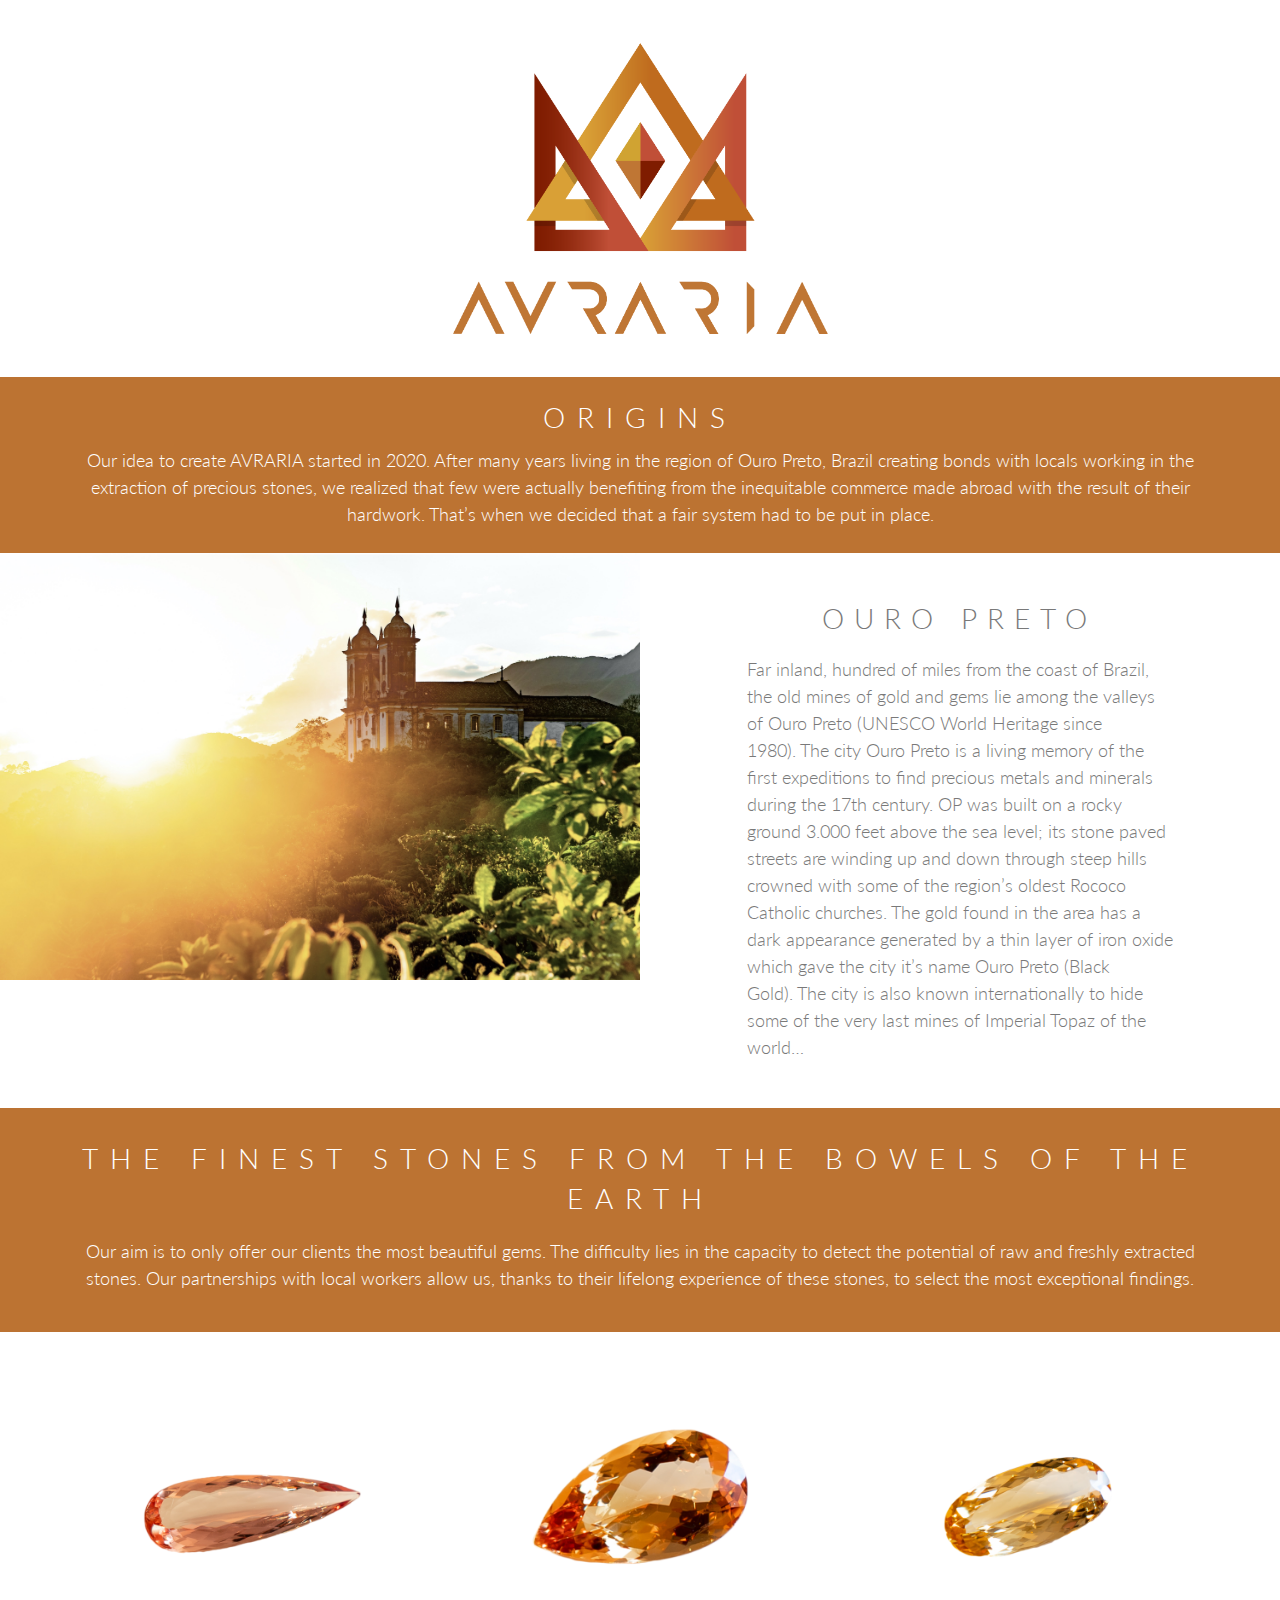
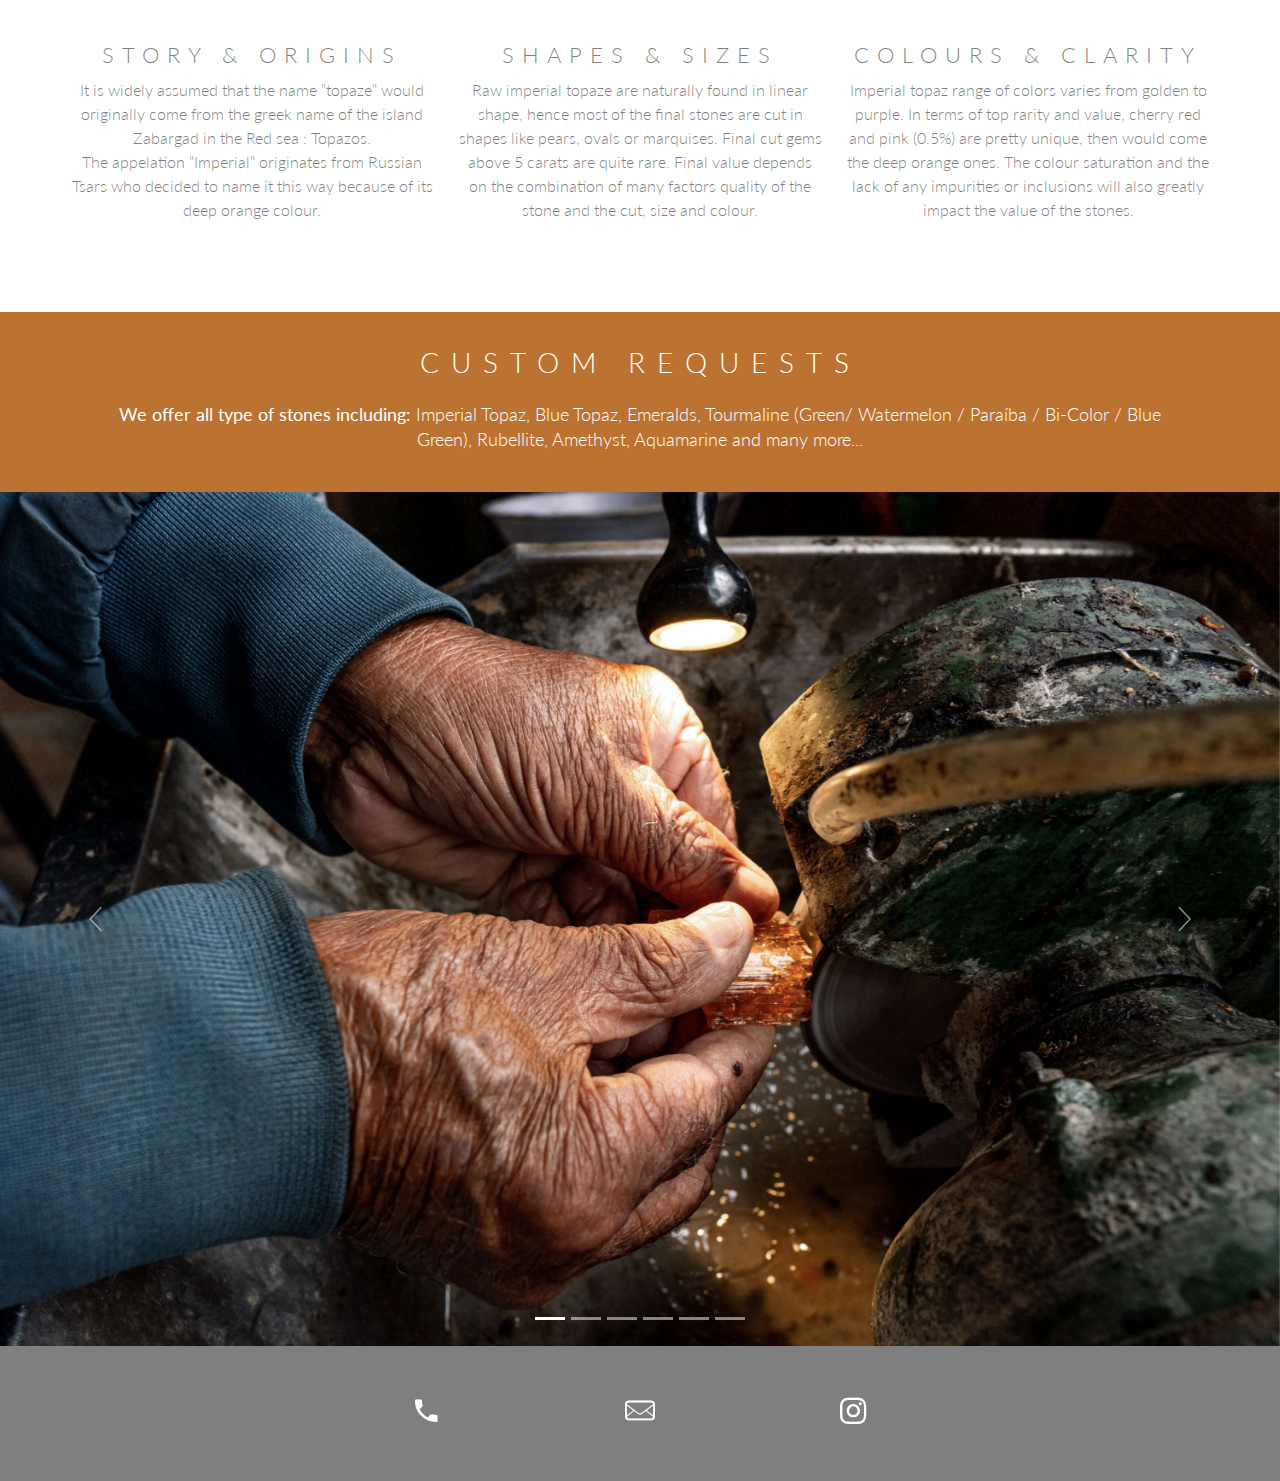
<file: index.html>
<!doctype html><html lang="en"><head>  <meta charset="utf-8">  <meta name="keywords" content="">  <meta name="description" content="">  <meta name="viewport" content="width=device-width, initial-scale=1.0, viewport-fit=cover"><link rel="canonical" href="https://auraria.fr/"><meta name="robots" content="index, follow">  <link rel="shortcut icon" type="image/png" href="favicon.png">  <link rel="stylesheet" type="text/css" href="./all.css?5047"><link href='https://fonts.googleapis.com/css?family=Lato:100,300,400,700,900&display=swap&subset=latin,latin-ext' rel='stylesheet' type='text/css'>  <title>Auraria</title>  <!-- Analytics --> <!-- Analytics END -->  </head><body><!-- Main container --><div class="page-container">  <!-- main-logo --><div class="bloc l-bloc" id="main-logo"><div class="container none none-lg"><div class="row"><div class="col"><nav class="navbar row navbar-expand-md flex-column navbar-dark" role="navigation"><div class="container-fluid flex-column"><a class="navbar-brand link-style mx-auto ltc-copper" href="#"><img src="img/AURARIA%20COLOR%20-%20TRANSPARENT%20-%20PNG.png" alt="p" /></a></div></nav></div></div></div></div><!-- main-logo END --><!-- content-origins --><div class="bloc bgc-copper none l-bloc" id="content-origins"><div class="container bloc-sm bloc-sm-lg"><div class="row"><div class="col"><h2 class="text-lg-center tc-white text-center h2-style mg-clear">ORIGINS</h2><p class="text-center  tc-white mg-sm-md mg-sm p-style"><span>Our idea to create AVRARIA started in 2020. After many years living in the region of Ouro Preto, Brazil creating bonds with locals working in the extraction of precious stones, we realized that few were actually benefiting from the inequitable commerce made abroad with the result of their hardwork. That&rsquo;s when we decided that a fair system had to be put in place.</span></p></div></div></div></div><!-- content-origins END --><!-- content-ouro-preto --><div class="bloc full-width-bloc l-bloc" id="content-ouro-preto"><div class="container bloc-no-padding"><div class="row g-0"><div class="col-md-12 offset-lg--1 col-lg-6"><img src="img/lazyload-ph.png" data-src="img/DSC00692@2x.jpg" class="img-fluid img-protected mx-auto d-block lazyload" alt="DSC00692@2x" /></div><div class="align-self-center offset-md-1 col-md-10 col-sm-10 offset-sm-1 offset-1 col-10 offset-lg-1 col-lg-4"><h6 class="mg-md"><br></h6><h2 class="mg-md h2-ouro-preto-style text-center mg-md-md">OURO PRETO</h2><p class="p-style btn-resize-mode mx-auto d-block mg-md text-lg-start">Far inland, hundred of miles from the coast of Brazil, the old mines of gold and gems lie among the valleys of Ouro Preto (UNESCO World Heritage since 1980).&nbsp;The city Ouro Preto is a living memory of the first expeditions to find precious metals and minerals during the 17th century.&nbsp;OP was built on a rocky ground 3.000 feet above the sea level; its stone paved streets are winding up and down through steep hills crowned with some of the region&rsquo;s oldest Rococo Catholic churches.&nbsp;The gold found in the area has a dark appearance generated by a thin layer of iron oxide which gave the city it&rsquo;s name Ouro Preto (Black Gold).&nbsp;The city is also known internationally to hide some of the very last mines of Imperial Topaz of the world…<br><br></p></div></div></div></div><!-- content-ouro-preto END --><!-- content-finest-gems --><div class="bloc bgc-copper none l-bloc" id="content-finest-gems"><div class="container none-lg bloc-sm bloc-sm-lg"><div class="row"><div class="col-12 col-11 offset-lg-0 col-lg-12"><h2 class="text-lg-center tc-white mg-md text-center h2-style">THE FINEST STONES FROM THE BOWELS OF THE EARTH</h2><p class="mg-md text-center  tc-white p-style" id="gems-descriptions">Our aim is to only offer our clients the most beautiful gems. The difficulty lies in the capacity to detect the potential of raw and freshly extracted stones. Our partnerships with local workers allow us, thanks to their lifelong experience of these stones, to select the most exceptional findings.</p></div></div></div></div><!-- content-finest-gems END --><!-- content-gems-description --><div class="bloc l-bloc" id="content-gems-description"><div class="container bloc-lg bloc-md-lg"><div class="row"><div class="col-md-4"><img src="img/lazyload-ph.png" data-src="img/rose_poire_5.00carats-300x300.png" class="img-fluid img-protected mx-auto d-block img-rose-poire-style lazyload" alt="placeholder image" data-srcset="img/rose_poire_5.00carats-480x480.png 2x, img/rose_poire_5.00carats.png 3x" /><h4 class="text-center mg-sm tc-black h4-story-origins-style text-lg-center">STORY &amp; ORIGINS<br></h4><p class="mg-lg p-3-style text-center">It is widely assumed that the name ‟topaze‟ would originally come from the greek name of the island Zabargad in the Red sea : Topazos.<br>The appelation ‟Imperial‟ originates from Russian Tsars who decided to name it this way because of its deep orange colour.<br></p></div><div class="col-md-4"><img src="img/lazyload-ph.png" data-src="img/orange_poire_3.25carats-300x300.png" class="img-fluid img-protected mx-auto d-block img-style lazyload" data-srcset="img/orange_poire_3.25carats-480x480.png 2x, img/orange_poire_3.25carats.png 3x" alt="orange_poire_3.25carats 300x300" /><h4 class="text-center mg-sm tc-black h4-style text-lg-center">SHAPES &amp; SIZES<br></h4><p class="mg-lg p-bloc-1-style text-center">Raw imperial topaze are naturally found in linear shape, hence most of the final stones are cut in shapes like pears, ovals or marquises. Final cut gems above 5 carats are quite rare. Final value depends on the combination of many factors quality of the stone and the cut, size and colour.</p></div><div class="col-md-4"><img src="img/lazyload-ph.png" data-src="img/orange_ovale_7.10carats-300x300.png" class="img-fluid img-protected mx-auto d-block img-orange-ovale-style lazyload" data-srcset="img/orange_ovale_7.10carats-480x480.png 2x, img/orange_ovale_7.10carats.png 3x" alt="orange_ovale_7.10carats 300x300" /><h4 class="text-center mg-sm tc-black h4-bloc-1-style text-lg-center">COLOURS &amp; CLARITY<br></h4><p class="mg-lg p-5-style text-center">Imperial topaz range of colors varies from golden to purple. In terms of top rarity and value, cherry red and pink (0.5%) are pretty unique, then would come the deep orange ones. The colour saturation and the lack of any impurities or inclusions will also greatly impact the value of the stones.</p></div></div></div></div><!-- content-gems-description END --><!-- custom-requests --><div class="bloc bgc-copper none l-bloc" id="custom-requests"><div class="container none-lg bloc-sm-lg bloc-sm"><div class="row"><div class="col-12 col-11 offset-lg-0 col-lg-12"><div class="form-group mb-3"><h2 class="text-lg-center tc-white mg-md text-center h2-style">CUSTOM REQUESTS</h2></div><h5 class="mg-md  h3-style tc-white mx-auto d-block text-center"><strong>We offer all type of stones including:</strong> Imperial Topaz, Blue Topaz, Emeralds,&nbsp;Tourmaline (Green/ Watermelon / Paraíba / Bi-Color / Blue Green),&nbsp;Rubellite, Amethyst, Aquamarine and many more...<br></h5></div></div></div></div><!-- custom-requests END --><!-- carousel-photos --><div class="bloc full-width-bloc l-bloc" id="carousel-photos"><div class="container bloc-no-padding"><div class="row voffset-clear-xs g-0"><div class="col-12"><div id="carousel-10731" class="carousel slide" data-bs-ride="carousel"><ol class="carousel-indicators"><li class="active" data-bs-target="#carousel-23983" data-bs-slide-to="0" data-target="#carousel-10731"></li><li data-bs-target="#carousel-23983" data-bs-slide-to="1" data-target="#carousel-10731"></li><li data-bs-target="#carousel-23983" data-bs-slide-to="2" data-target="#carousel-10731"></li><li data-bs-target="#carousel-10731" data-bs-slide-to="3"></li><li data-bs-target="#carousel-10731" data-bs-slide-to="4"></li><li data-bs-target="#carousel-10731" data-bs-slide-to="5"></li></ol><div class="carousel-inner" role="listbox"><div class="carousel-item img-protected active"><img class="d-inline-block w-100" alt="slide 1" src="img/DSC04364.jpg" /><div class="carousel-caption"></div></div><div class="carousel-item img-protected"><img class="d-inline-block w-100" alt="slide 3" src="img/DSC05087.jpg" /><div class="carousel-caption"></div></div><div class="carousel-item img-protected"><img class="d-inline-block w-100" alt="DSC05053" src="img/DSC05053.jpg" /><div class="carousel-caption"></div></div><div class="carousel-item img-protected"><img class="d-inline-block w-100" alt="DSC00608@2x" src="img/DSC00608@2x.jpg" /><div class="carousel-caption"></div></div><div class="carousel-item img-protected"><img class="d-inline-block w-100" alt="DSC04991" src="img/DSC04991.jpg" /><div class="carousel-caption "></div></div><div class="carousel-item img-protected"><img class="d-inline-block w-100" alt="DSC05070" src="img/DSC04265.jpg" /><div class="carousel-caption "></div></div></div><a class="carousel-nav-controls carousel-control-prev" href="#carousel-10731" role="button" data-bs-slide="prev"><svg width="26" height="26" viewBox="0 0 32 32"><path class="carousel-nav-icon carousel-prev-icon" d="M22,2L9,16,22,30"></path></svg><span class="visually-hidden">Previous</span></a><a class="carousel-nav-controls carousel-control-next" href="#carousel-10731" role="button" data-bs-slide="next"><svg width="26" height="26" viewBox="0 0 32 32"><path class="carousel-nav-icon carousel-next-icon" d="M10.344,2l13,14-13,14"></path></svg><span class="visually-hidden">Next</span></a></div></div></div></div></div><!-- carousel-photos END --><!-- ScrollToTop Button --><a class="bloc-button btn btn-d scrollToTop" onclick="scrollToTarget('1',this)"><svg xmlns="http://www.w3.org/2000/svg" width="22" height="22" viewBox="0 0 32 32"><path class="scroll-to-top-btn-icon" d="M30,22.656l-14-13-14,13"/></svg></a><!-- ScrollToTop Button END--><!-- contact --><div class="bloc full-width-bloc d-sm-flex d-none bgc-black l-bloc" id="contact"><div class="container bloc-md-lg bloc-sm d-sm-block d-none bloc-md-sm"><div class="row"><div class="col-md-2 offset-md-3 col-sm-4"><div class="text-center"><a href="tel:0613361852"><span class="icon-md ion ion-android-call none icon-white"></span></a></div></div><div class="col-md-2 col-sm-4"><div class="text-center"><a href="mailto:contact@auraria.fr"><span class="icon-md li_mail none icon-white"></span></a></div></div><div class="col-md-2 col-sm-4"><div class="text-center"><a href="https://www.instagram.com/avraria/" target="_blank"><span class="icon-md fab fa-instagram icon-white none"></span></a></div></div></div></div></div><!-- contact END --><!-- bloc-8 --><div class="bloc d-sm-none d-flex full-width-bloc bgc-black l-bloc" id="bloc-8"><div class="container d-sm-none d-block bloc-sm"><div class="row d-sm-none d-flex g-0"><div class="col-md-1 col-3 d-sm-none d-block"><div class="text-center d-sm-none d-block"><a href="tel:0613361852"><span class="icon-md ion ion-android-call d-sm-none none icon-white float-end"></span></a></div></div><div class="col-md-1 col-6 d-sm-none d-block"><div class="text-center d-sm-none d-block"><a href="mailto:contact@auraria.fr"><span class="icon-md d-sm-none none icon-white li_mail float-none"></span></a></div></div><div class="col-3 col-md-1 d-sm-none d-block"><a href="https://www.instagram.com/avraria/" target="_blank"><span class="icon-md fab fa-instagram icon-white none float-none "></span></a></div></div></div></div><!-- bloc-8 END --></div><!-- Main container END -->  <!-- Additional JS --><script src="./js/all.js?4004"></script><!-- Additional JS END --></body></html>
</file>
<file: all.css>
@charset "UTF-8";/*!
 * Bootstrap v5.1.1 (https://getbootstrap.com/)
 * Copyright 2011-2021 The Bootstrap Authors
 * Copyright 2011-2021 Twitter, Inc.
 * Licensed under MIT (https://github.com/twbs/bootstrap/blob/main/LICENSE)
 */:root{--bs-blue:#0d6efd;--bs-indigo:#6610f2;--bs-purple:#6f42c1;--bs-pink:#d63384;--bs-red:#dc3545;--bs-orange:#fd7e14;--bs-yellow:#ffc107;--bs-green:#198754;--bs-teal:#20c997;--bs-cyan:#0dcaf0;--bs-white:#fff;--bs-gray:#6c757d;--bs-gray-dark:#343a40;--bs-gray-100:#f8f9fa;--bs-gray-200:#e9ecef;--bs-gray-300:#dee2e6;--bs-gray-400:#ced4da;--bs-gray-500:#adb5bd;--bs-gray-600:#6c757d;--bs-gray-700:#495057;--bs-gray-800:#343a40;--bs-gray-900:#212529;--bs-primary:#0d6efd;--bs-secondary:#6c757d;--bs-success:#198754;--bs-info:#0dcaf0;--bs-warning:#ffc107;--bs-danger:#dc3545;--bs-light:#f8f9fa;--bs-dark:#212529;--bs-primary-rgb:13,110,253;--bs-secondary-rgb:108,117,125;--bs-success-rgb:25,135,84;--bs-info-rgb:13,202,240;--bs-warning-rgb:255,193,7;--bs-danger-rgb:220,53,69;--bs-light-rgb:248,249,250;--bs-dark-rgb:33,37,41;--bs-white-rgb:255,255,255;--bs-black-rgb:0,0,0;--bs-body-color-rgb:33,37,41;--bs-body-bg-rgb:255,255,255;--bs-font-sans-serif:system-ui,-apple-system,"Segoe UI",Roboto,"Helvetica Neue",Arial,"Noto Sans","Liberation Sans",sans-serif,"Apple Color Emoji","Segoe UI Emoji","Segoe UI Symbol","Noto Color Emoji";--bs-font-monospace:SFMono-Regular,Menlo,Monaco,Consolas,"Liberation Mono","Courier New",monospace;--bs-gradient:linear-gradient(180deg, rgba(255, 255, 255, 0.15), rgba(255, 255, 255, 0));--bs-body-font-family:var(--bs-font-sans-serif);--bs-body-font-size:1rem;--bs-body-font-weight:400;--bs-body-line-height:1.5;--bs-body-color:#212529;--bs-body-bg:#fff}*,::after,::before{box-sizing:border-box}@media (prefers-reduced-motion:no-preference){:root{scroll-behavior:smooth}}body{margin:0;font-family:var(--bs-body-font-family);font-size:var(--bs-body-font-size);font-weight:var(--bs-body-font-weight);line-height:var(--bs-body-line-height);color:var(--bs-body-color);text-align:var(--bs-body-text-align);background-color:var(--bs-body-bg);-webkit-text-size-adjust:100%;-webkit-tap-highlight-color:transparent}hr{margin:1rem 0;color:inherit;background-color:currentColor;border:0;opacity:.25}hr:not([size]){height:1px}.h1,.h2,.h3,.h4,.h5,.h6,h1,h2,h3,h4,h5,h6{margin-top:0;margin-bottom:.5rem;font-weight:500;line-height:1.2}.h1,h1{font-size:calc(1.375rem + 1.5vw)}@media (min-width:1200px){.h1,h1{font-size:2.5rem}}.h2,h2{font-size:calc(1.325rem + .9vw)}@media (min-width:1200px){.h2,h2{font-size:2rem}}.h3,h3{font-size:calc(1.3rem + .6vw)}@media (min-width:1200px){.h3,h3{font-size:1.75rem}}.h4,h4{font-size:calc(1.275rem + .3vw)}@media (min-width:1200px){.h4,h4{font-size:1.5rem}}.h5,h5{font-size:1.25rem}.h6,h6{font-size:1rem}p{margin-top:0;margin-bottom:1rem}abbr[data-bs-original-title],abbr[title]{-webkit-text-decoration:underline dotted;text-decoration:underline dotted;cursor:help;-webkit-text-decoration-skip-ink:none;text-decoration-skip-ink:none}address{margin-bottom:1rem;font-style:normal;line-height:inherit}ol,ul{padding-left:2rem}dl,ol,ul{margin-top:0;margin-bottom:1rem}ol ol,ol ul,ul ol,ul ul{margin-bottom:0}dt{font-weight:700}dd{margin-bottom:.5rem;margin-left:0}blockquote{margin:0 0 1rem}b,strong{font-weight:bolder}.small,small{font-size:.875em}.mark,mark{padding:.2em;background-color:#fcf8e3}sub,sup{position:relative;font-size:.75em;line-height:0;vertical-align:baseline}sub{bottom:-.25em}sup{top:-.5em}a{color:#0d6efd;text-decoration:underline}a:hover{color:#0a58ca}a:not([href]):not([class]),a:not([href]):not([class]):hover{color:inherit;text-decoration:none}code,kbd,pre,samp{font-family:var(--bs-font-monospace);font-size:1em;direction:ltr;unicode-bidi:bidi-override}pre{display:block;margin-top:0;margin-bottom:1rem;overflow:auto;font-size:.875em}pre code{font-size:inherit;color:inherit;word-break:normal}code{font-size:.875em;color:#d63384;word-wrap:break-word}a>code{color:inherit}kbd{padding:.2rem .4rem;font-size:.875em;color:#fff;background-color:#212529;border-radius:.2rem}kbd kbd{padding:0;font-size:1em;font-weight:700}figure{margin:0 0 1rem}img,svg{vertical-align:middle}table{caption-side:bottom;border-collapse:collapse}caption{padding-top:.5rem;padding-bottom:.5rem;color:#6c757d;text-align:left}th{text-align:inherit;text-align:-webkit-match-parent}tbody,td,tfoot,th,thead,tr{border-color:inherit;border-style:solid;border-width:0}label{display:inline-block}button{border-radius:0}button:focus:not(:focus-visible){outline:0}button,input,optgroup,select,textarea{margin:0;font-family:inherit;font-size:inherit;line-height:inherit}button,select{text-transform:none}[role=button]{cursor:pointer}select{word-wrap:normal}select:disabled{opacity:1}[list]::-webkit-calendar-picker-indicator{display:none}[type=button],[type=reset],[type=submit],button{-webkit-appearance:button}[type=button]:not(:disabled),[type=reset]:not(:disabled),[type=submit]:not(:disabled),button:not(:disabled){cursor:pointer}::-moz-focus-inner{padding:0;border-style:none}textarea{resize:vertical}fieldset{min-width:0;padding:0;margin:0;border:0}legend{float:left;width:100%;padding:0;margin-bottom:.5rem;font-size:calc(1.275rem + .3vw);line-height:inherit}@media (min-width:1200px){legend{font-size:1.5rem}}legend+*{clear:left}::-webkit-datetime-edit-day-field,::-webkit-datetime-edit-fields-wrapper,::-webkit-datetime-edit-hour-field,::-webkit-datetime-edit-minute,::-webkit-datetime-edit-month-field,::-webkit-datetime-edit-text,::-webkit-datetime-edit-year-field{padding:0}::-webkit-inner-spin-button{height:auto}[type=search]{outline-offset:-2px;-webkit-appearance:textfield}::-webkit-search-decoration{-webkit-appearance:none}::-webkit-color-swatch-wrapper{padding:0}::file-selector-button{font:inherit}::-webkit-file-upload-button{font:inherit;-webkit-appearance:button}output{display:inline-block}iframe{border:0}summary{display:list-item;cursor:pointer}progress{vertical-align:baseline}[hidden]{display:none!important}.lead{font-size:1.25rem;font-weight:300}.display-1{font-size:calc(1.625rem + 4.5vw);font-weight:300;line-height:1.2}@media (min-width:1200px){.display-1{font-size:5rem}}.display-2{font-size:calc(1.575rem + 3.9vw);font-weight:300;line-height:1.2}@media (min-width:1200px){.display-2{font-size:4.5rem}}.display-3{font-size:calc(1.525rem + 3.3vw);font-weight:300;line-height:1.2}@media (min-width:1200px){.display-3{font-size:4rem}}.display-4{font-size:calc(1.475rem + 2.7vw);font-weight:300;line-height:1.2}@media (min-width:1200px){.display-4{font-size:3.5rem}}.display-5{font-size:calc(1.425rem + 2.1vw);font-weight:300;line-height:1.2}@media (min-width:1200px){.display-5{font-size:3rem}}.display-6{font-size:calc(1.375rem + 1.5vw);font-weight:300;line-height:1.2}@media (min-width:1200px){.display-6{font-size:2.5rem}}.list-unstyled{padding-left:0;list-style:none}.list-inline{padding-left:0;list-style:none}.list-inline-item{display:inline-block}.list-inline-item:not(:last-child){margin-right:.5rem}.initialism{font-size:.875em;text-transform:uppercase}.blockquote{margin-bottom:1rem;font-size:1.25rem}.blockquote>:last-child{margin-bottom:0}.blockquote-footer{margin-top:-1rem;margin-bottom:1rem;font-size:.875em;color:#6c757d}.blockquote-footer::before{content:"— "}.img-fluid{max-width:100%;height:auto}.img-thumbnail{padding:.25rem;background-color:#fff;border:1px solid #dee2e6;border-radius:.25rem;max-width:100%;height:auto}.figure{display:inline-block}.figure-img{margin-bottom:.5rem;line-height:1}.figure-caption{font-size:.875em;color:#6c757d}.container,.container-fluid,.container-lg,.container-md,.container-sm,.container-xl,.container-xxl{width:100%;padding-right:var(--bs-gutter-x,.75rem);padding-left:var(--bs-gutter-x,.75rem);margin-right:auto;margin-left:auto}@media (min-width:576px){.container,.container-sm{max-width:540px}}@media (min-width:768px){.container,.container-md,.container-sm{max-width:720px}}@media (min-width:992px){.container,.container-lg,.container-md,.container-sm{max-width:960px}}@media (min-width:1200px){.container,.container-lg,.container-md,.container-sm,.container-xl{max-width:1140px}}@media (min-width:1400px){.container,.container-lg,.container-md,.container-sm,.container-xl,.container-xxl{max-width:1320px}}.row{--bs-gutter-x:1.5rem;--bs-gutter-y:0;display:flex;flex-wrap:wrap;margin-top:calc(var(--bs-gutter-y) * -1);margin-right:calc(var(--bs-gutter-x) * -.5);margin-left:calc(var(--bs-gutter-x) * -.5)}.row>*{flex-shrink:0;width:100%;max-width:100%;padding-right:calc(var(--bs-gutter-x) * .5);padding-left:calc(var(--bs-gutter-x) * .5);margin-top:var(--bs-gutter-y)}.col{flex:1 0 0%}.row-cols-auto>*{flex:0 0 auto;width:auto}.row-cols-1>*{flex:0 0 auto;width:100%}.row-cols-2>*{flex:0 0 auto;width:50%}.row-cols-3>*{flex:0 0 auto;width:33.3333333333%}.row-cols-4>*{flex:0 0 auto;width:25%}.row-cols-5>*{flex:0 0 auto;width:20%}.row-cols-6>*{flex:0 0 auto;width:16.6666666667%}.col-auto{flex:0 0 auto;width:auto}.col-1{flex:0 0 auto;width:8.33333333%}.col-2{flex:0 0 auto;width:16.66666667%}.col-3{flex:0 0 auto;width:25%}.col-4{flex:0 0 auto;width:33.33333333%}.col-5{flex:0 0 auto;width:41.66666667%}.col-6{flex:0 0 auto;width:50%}.col-7{flex:0 0 auto;width:58.33333333%}.col-8{flex:0 0 auto;width:66.66666667%}.col-9{flex:0 0 auto;width:75%}.col-10{flex:0 0 auto;width:83.33333333%}.col-11{flex:0 0 auto;width:91.66666667%}.col-12{flex:0 0 auto;width:100%}.offset-1{margin-left:8.33333333%}.offset-2{margin-left:16.66666667%}.offset-3{margin-left:25%}.offset-4{margin-left:33.33333333%}.offset-5{margin-left:41.66666667%}.offset-6{margin-left:50%}.offset-7{margin-left:58.33333333%}.offset-8{margin-left:66.66666667%}.offset-9{margin-left:75%}.offset-10{margin-left:83.33333333%}.offset-11{margin-left:91.66666667%}.g-0,.gx-0{--bs-gutter-x:0}.g-0,.gy-0{--bs-gutter-y:0}.g-1,.gx-1{--bs-gutter-x:0.25rem}.g-1,.gy-1{--bs-gutter-y:0.25rem}.g-2,.gx-2{--bs-gutter-x:0.5rem}.g-2,.gy-2{--bs-gutter-y:0.5rem}.g-3,.gx-3{--bs-gutter-x:1rem}.g-3,.gy-3{--bs-gutter-y:1rem}.g-4,.gx-4{--bs-gutter-x:1.5rem}.g-4,.gy-4{--bs-gutter-y:1.5rem}.g-5,.gx-5{--bs-gutter-x:3rem}.g-5,.gy-5{--bs-gutter-y:3rem}@media (min-width:576px){.col-sm{flex:1 0 0%}.row-cols-sm-auto>*{flex:0 0 auto;width:auto}.row-cols-sm-1>*{flex:0 0 auto;width:100%}.row-cols-sm-2>*{flex:0 0 auto;width:50%}.row-cols-sm-3>*{flex:0 0 auto;width:33.3333333333%}.row-cols-sm-4>*{flex:0 0 auto;width:25%}.row-cols-sm-5>*{flex:0 0 auto;width:20%}.row-cols-sm-6>*{flex:0 0 auto;width:16.6666666667%}.col-sm-auto{flex:0 0 auto;width:auto}.col-sm-1{flex:0 0 auto;width:8.33333333%}.col-sm-2{flex:0 0 auto;width:16.66666667%}.col-sm-3{flex:0 0 auto;width:25%}.col-sm-4{flex:0 0 auto;width:33.33333333%}.col-sm-5{flex:0 0 auto;width:41.66666667%}.col-sm-6{flex:0 0 auto;width:50%}.col-sm-7{flex:0 0 auto;width:58.33333333%}.col-sm-8{flex:0 0 auto;width:66.66666667%}.col-sm-9{flex:0 0 auto;width:75%}.col-sm-10{flex:0 0 auto;width:83.33333333%}.col-sm-11{flex:0 0 auto;width:91.66666667%}.col-sm-12{flex:0 0 auto;width:100%}.offset-sm-0{margin-left:0}.offset-sm-1{margin-left:8.33333333%}.offset-sm-2{margin-left:16.66666667%}.offset-sm-3{margin-left:25%}.offset-sm-4{margin-left:33.33333333%}.offset-sm-5{margin-left:41.66666667%}.offset-sm-6{margin-left:50%}.offset-sm-7{margin-left:58.33333333%}.offset-sm-8{margin-left:66.66666667%}.offset-sm-9{margin-left:75%}.offset-sm-10{margin-left:83.33333333%}.offset-sm-11{margin-left:91.66666667%}.g-sm-0,.gx-sm-0{--bs-gutter-x:0}.g-sm-0,.gy-sm-0{--bs-gutter-y:0}.g-sm-1,.gx-sm-1{--bs-gutter-x:0.25rem}.g-sm-1,.gy-sm-1{--bs-gutter-y:0.25rem}.g-sm-2,.gx-sm-2{--bs-gutter-x:0.5rem}.g-sm-2,.gy-sm-2{--bs-gutter-y:0.5rem}.g-sm-3,.gx-sm-3{--bs-gutter-x:1rem}.g-sm-3,.gy-sm-3{--bs-gutter-y:1rem}.g-sm-4,.gx-sm-4{--bs-gutter-x:1.5rem}.g-sm-4,.gy-sm-4{--bs-gutter-y:1.5rem}.g-sm-5,.gx-sm-5{--bs-gutter-x:3rem}.g-sm-5,.gy-sm-5{--bs-gutter-y:3rem}}@media (min-width:768px){.col-md{flex:1 0 0%}.row-cols-md-auto>*{flex:0 0 auto;width:auto}.row-cols-md-1>*{flex:0 0 auto;width:100%}.row-cols-md-2>*{flex:0 0 auto;width:50%}.row-cols-md-3>*{flex:0 0 auto;width:33.3333333333%}.row-cols-md-4>*{flex:0 0 auto;width:25%}.row-cols-md-5>*{flex:0 0 auto;width:20%}.row-cols-md-6>*{flex:0 0 auto;width:16.6666666667%}.col-md-auto{flex:0 0 auto;width:auto}.col-md-1{flex:0 0 auto;width:8.33333333%}.col-md-2{flex:0 0 auto;width:16.66666667%}.col-md-3{flex:0 0 auto;width:25%}.col-md-4{flex:0 0 auto;width:33.33333333%}.col-md-5{flex:0 0 auto;width:41.66666667%}.col-md-6{flex:0 0 auto;width:50%}.col-md-7{flex:0 0 auto;width:58.33333333%}.col-md-8{flex:0 0 auto;width:66.66666667%}.col-md-9{flex:0 0 auto;width:75%}.col-md-10{flex:0 0 auto;width:83.33333333%}.col-md-11{flex:0 0 auto;width:91.66666667%}.col-md-12{flex:0 0 auto;width:100%}.offset-md-0{margin-left:0}.offset-md-1{margin-left:8.33333333%}.offset-md-2{margin-left:16.66666667%}.offset-md-3{margin-left:25%}.offset-md-4{margin-left:33.33333333%}.offset-md-5{margin-left:41.66666667%}.offset-md-6{margin-left:50%}.offset-md-7{margin-left:58.33333333%}.offset-md-8{margin-left:66.66666667%}.offset-md-9{margin-left:75%}.offset-md-10{margin-left:83.33333333%}.offset-md-11{margin-left:91.66666667%}.g-md-0,.gx-md-0{--bs-gutter-x:0}.g-md-0,.gy-md-0{--bs-gutter-y:0}.g-md-1,.gx-md-1{--bs-gutter-x:0.25rem}.g-md-1,.gy-md-1{--bs-gutter-y:0.25rem}.g-md-2,.gx-md-2{--bs-gutter-x:0.5rem}.g-md-2,.gy-md-2{--bs-gutter-y:0.5rem}.g-md-3,.gx-md-3{--bs-gutter-x:1rem}.g-md-3,.gy-md-3{--bs-gutter-y:1rem}.g-md-4,.gx-md-4{--bs-gutter-x:1.5rem}.g-md-4,.gy-md-4{--bs-gutter-y:1.5rem}.g-md-5,.gx-md-5{--bs-gutter-x:3rem}.g-md-5,.gy-md-5{--bs-gutter-y:3rem}}@media (min-width:992px){.col-lg{flex:1 0 0%}.row-cols-lg-auto>*{flex:0 0 auto;width:auto}.row-cols-lg-1>*{flex:0 0 auto;width:100%}.row-cols-lg-2>*{flex:0 0 auto;width:50%}.row-cols-lg-3>*{flex:0 0 auto;width:33.3333333333%}.row-cols-lg-4>*{flex:0 0 auto;width:25%}.row-cols-lg-5>*{flex:0 0 auto;width:20%}.row-cols-lg-6>*{flex:0 0 auto;width:16.6666666667%}.col-lg-auto{flex:0 0 auto;width:auto}.col-lg-1{flex:0 0 auto;width:8.33333333%}.col-lg-2{flex:0 0 auto;width:16.66666667%}.col-lg-3{flex:0 0 auto;width:25%}.col-lg-4{flex:0 0 auto;width:33.33333333%}.col-lg-5{flex:0 0 auto;width:41.66666667%}.col-lg-6{flex:0 0 auto;width:50%}.col-lg-7{flex:0 0 auto;width:58.33333333%}.col-lg-8{flex:0 0 auto;width:66.66666667%}.col-lg-9{flex:0 0 auto;width:75%}.col-lg-10{flex:0 0 auto;width:83.33333333%}.col-lg-11{flex:0 0 auto;width:91.66666667%}.col-lg-12{flex:0 0 auto;width:100%}.offset-lg-0{margin-left:0}.offset-lg-1{margin-left:8.33333333%}.offset-lg-2{margin-left:16.66666667%}.offset-lg-3{margin-left:25%}.offset-lg-4{margin-left:33.33333333%}.offset-lg-5{margin-left:41.66666667%}.offset-lg-6{margin-left:50%}.offset-lg-7{margin-left:58.33333333%}.offset-lg-8{margin-left:66.66666667%}.offset-lg-9{margin-left:75%}.offset-lg-10{margin-left:83.33333333%}.offset-lg-11{margin-left:91.66666667%}.g-lg-0,.gx-lg-0{--bs-gutter-x:0}.g-lg-0,.gy-lg-0{--bs-gutter-y:0}.g-lg-1,.gx-lg-1{--bs-gutter-x:0.25rem}.g-lg-1,.gy-lg-1{--bs-gutter-y:0.25rem}.g-lg-2,.gx-lg-2{--bs-gutter-x:0.5rem}.g-lg-2,.gy-lg-2{--bs-gutter-y:0.5rem}.g-lg-3,.gx-lg-3{--bs-gutter-x:1rem}.g-lg-3,.gy-lg-3{--bs-gutter-y:1rem}.g-lg-4,.gx-lg-4{--bs-gutter-x:1.5rem}.g-lg-4,.gy-lg-4{--bs-gutter-y:1.5rem}.g-lg-5,.gx-lg-5{--bs-gutter-x:3rem}.g-lg-5,.gy-lg-5{--bs-gutter-y:3rem}}@media (min-width:1200px){.col-xl{flex:1 0 0%}.row-cols-xl-auto>*{flex:0 0 auto;width:auto}.row-cols-xl-1>*{flex:0 0 auto;width:100%}.row-cols-xl-2>*{flex:0 0 auto;width:50%}.row-cols-xl-3>*{flex:0 0 auto;width:33.3333333333%}.row-cols-xl-4>*{flex:0 0 auto;width:25%}.row-cols-xl-5>*{flex:0 0 auto;width:20%}.row-cols-xl-6>*{flex:0 0 auto;width:16.6666666667%}.col-xl-auto{flex:0 0 auto;width:auto}.col-xl-1{flex:0 0 auto;width:8.33333333%}.col-xl-2{flex:0 0 auto;width:16.66666667%}.col-xl-3{flex:0 0 auto;width:25%}.col-xl-4{flex:0 0 auto;width:33.33333333%}.col-xl-5{flex:0 0 auto;width:41.66666667%}.col-xl-6{flex:0 0 auto;width:50%}.col-xl-7{flex:0 0 auto;width:58.33333333%}.col-xl-8{flex:0 0 auto;width:66.66666667%}.col-xl-9{flex:0 0 auto;width:75%}.col-xl-10{flex:0 0 auto;width:83.33333333%}.col-xl-11{flex:0 0 auto;width:91.66666667%}.col-xl-12{flex:0 0 auto;width:100%}.offset-xl-0{margin-left:0}.offset-xl-1{margin-left:8.33333333%}.offset-xl-2{margin-left:16.66666667%}.offset-xl-3{margin-left:25%}.offset-xl-4{margin-left:33.33333333%}.offset-xl-5{margin-left:41.66666667%}.offset-xl-6{margin-left:50%}.offset-xl-7{margin-left:58.33333333%}.offset-xl-8{margin-left:66.66666667%}.offset-xl-9{margin-left:75%}.offset-xl-10{margin-left:83.33333333%}.offset-xl-11{margin-left:91.66666667%}.g-xl-0,.gx-xl-0{--bs-gutter-x:0}.g-xl-0,.gy-xl-0{--bs-gutter-y:0}.g-xl-1,.gx-xl-1{--bs-gutter-x:0.25rem}.g-xl-1,.gy-xl-1{--bs-gutter-y:0.25rem}.g-xl-2,.gx-xl-2{--bs-gutter-x:0.5rem}.g-xl-2,.gy-xl-2{--bs-gutter-y:0.5rem}.g-xl-3,.gx-xl-3{--bs-gutter-x:1rem}.g-xl-3,.gy-xl-3{--bs-gutter-y:1rem}.g-xl-4,.gx-xl-4{--bs-gutter-x:1.5rem}.g-xl-4,.gy-xl-4{--bs-gutter-y:1.5rem}.g-xl-5,.gx-xl-5{--bs-gutter-x:3rem}.g-xl-5,.gy-xl-5{--bs-gutter-y:3rem}}@media (min-width:1400px){.col-xxl{flex:1 0 0%}.row-cols-xxl-auto>*{flex:0 0 auto;width:auto}.row-cols-xxl-1>*{flex:0 0 auto;width:100%}.row-cols-xxl-2>*{flex:0 0 auto;width:50%}.row-cols-xxl-3>*{flex:0 0 auto;width:33.3333333333%}.row-cols-xxl-4>*{flex:0 0 auto;width:25%}.row-cols-xxl-5>*{flex:0 0 auto;width:20%}.row-cols-xxl-6>*{flex:0 0 auto;width:16.6666666667%}.col-xxl-auto{flex:0 0 auto;width:auto}.col-xxl-1{flex:0 0 auto;width:8.33333333%}.col-xxl-2{flex:0 0 auto;width:16.66666667%}.col-xxl-3{flex:0 0 auto;width:25%}.col-xxl-4{flex:0 0 auto;width:33.33333333%}.col-xxl-5{flex:0 0 auto;width:41.66666667%}.col-xxl-6{flex:0 0 auto;width:50%}.col-xxl-7{flex:0 0 auto;width:58.33333333%}.col-xxl-8{flex:0 0 auto;width:66.66666667%}.col-xxl-9{flex:0 0 auto;width:75%}.col-xxl-10{flex:0 0 auto;width:83.33333333%}.col-xxl-11{flex:0 0 auto;width:91.66666667%}.col-xxl-12{flex:0 0 auto;width:100%}.offset-xxl-0{margin-left:0}.offset-xxl-1{margin-left:8.33333333%}.offset-xxl-2{margin-left:16.66666667%}.offset-xxl-3{margin-left:25%}.offset-xxl-4{margin-left:33.33333333%}.offset-xxl-5{margin-left:41.66666667%}.offset-xxl-6{margin-left:50%}.offset-xxl-7{margin-left:58.33333333%}.offset-xxl-8{margin-left:66.66666667%}.offset-xxl-9{margin-left:75%}.offset-xxl-10{margin-left:83.33333333%}.offset-xxl-11{margin-left:91.66666667%}.g-xxl-0,.gx-xxl-0{--bs-gutter-x:0}.g-xxl-0,.gy-xxl-0{--bs-gutter-y:0}.g-xxl-1,.gx-xxl-1{--bs-gutter-x:0.25rem}.g-xxl-1,.gy-xxl-1{--bs-gutter-y:0.25rem}.g-xxl-2,.gx-xxl-2{--bs-gutter-x:0.5rem}.g-xxl-2,.gy-xxl-2{--bs-gutter-y:0.5rem}.g-xxl-3,.gx-xxl-3{--bs-gutter-x:1rem}.g-xxl-3,.gy-xxl-3{--bs-gutter-y:1rem}.g-xxl-4,.gx-xxl-4{--bs-gutter-x:1.5rem}.g-xxl-4,.gy-xxl-4{--bs-gutter-y:1.5rem}.g-xxl-5,.gx-xxl-5{--bs-gutter-x:3rem}.g-xxl-5,.gy-xxl-5{--bs-gutter-y:3rem}}.table{--bs-table-bg:transparent;--bs-table-accent-bg:transparent;--bs-table-striped-color:#212529;--bs-table-striped-bg:rgba(0, 0, 0, 0.05);--bs-table-active-color:#212529;--bs-table-active-bg:rgba(0, 0, 0, 0.1);--bs-table-hover-color:#212529;--bs-table-hover-bg:rgba(0, 0, 0, 0.075);width:100%;margin-bottom:1rem;color:#212529;vertical-align:top;border-color:#dee2e6}.table>:not(caption)>*>*{padding:.5rem .5rem;background-color:var(--bs-table-bg);border-bottom-width:1px;box-shadow:inset 0 0 0 9999px var(--bs-table-accent-bg)}.table>tbody{vertical-align:inherit}.table>thead{vertical-align:bottom}.table>:not(:last-child)>:last-child>*{border-bottom-color:currentColor}.caption-top{caption-side:top}.table-sm>:not(caption)>*>*{padding:.25rem .25rem}.table-bordered>:not(caption)>*{border-width:1px 0}.table-bordered>:not(caption)>*>*{border-width:0 1px}.table-borderless>:not(caption)>*>*{border-bottom-width:0}.table-striped>tbody>tr:nth-of-type(odd){--bs-table-accent-bg:var(--bs-table-striped-bg);color:var(--bs-table-striped-color)}.table-active{--bs-table-accent-bg:var(--bs-table-active-bg);color:var(--bs-table-active-color)}.table-hover>tbody>tr:hover{--bs-table-accent-bg:var(--bs-table-hover-bg);color:var(--bs-table-hover-color)}.table-primary{--bs-table-bg:#cfe2ff;--bs-table-striped-bg:#c5d7f2;--bs-table-striped-color:#000;--bs-table-active-bg:#bacbe6;--bs-table-active-color:#000;--bs-table-hover-bg:#bfd1ec;--bs-table-hover-color:#000;color:#000;border-color:#bacbe6}.table-secondary{--bs-table-bg:#e2e3e5;--bs-table-striped-bg:#d7d8da;--bs-table-striped-color:#000;--bs-table-active-bg:#cbccce;--bs-table-active-color:#000;--bs-table-hover-bg:#d1d2d4;--bs-table-hover-color:#000;color:#000;border-color:#cbccce}.table-success{--bs-table-bg:#d1e7dd;--bs-table-striped-bg:#c7dbd2;--bs-table-striped-color:#000;--bs-table-active-bg:#bcd0c7;--bs-table-active-color:#000;--bs-table-hover-bg:#c1d6cc;--bs-table-hover-color:#000;color:#000;border-color:#bcd0c7}.table-info{--bs-table-bg:#cff4fc;--bs-table-striped-bg:#c5e8ef;--bs-table-striped-color:#000;--bs-table-active-bg:#badce3;--bs-table-active-color:#000;--bs-table-hover-bg:#bfe2e9;--bs-table-hover-color:#000;color:#000;border-color:#badce3}.table-warning{--bs-table-bg:#fff3cd;--bs-table-striped-bg:#f2e7c3;--bs-table-striped-color:#000;--bs-table-active-bg:#e6dbb9;--bs-table-active-color:#000;--bs-table-hover-bg:#ece1be;--bs-table-hover-color:#000;color:#000;border-color:#e6dbb9}.table-danger{--bs-table-bg:#f8d7da;--bs-table-striped-bg:#eccccf;--bs-table-striped-color:#000;--bs-table-active-bg:#dfc2c4;--bs-table-active-color:#000;--bs-table-hover-bg:#e5c7ca;--bs-table-hover-color:#000;color:#000;border-color:#dfc2c4}.table-light{--bs-table-bg:#f8f9fa;--bs-table-striped-bg:#ecedee;--bs-table-striped-color:#000;--bs-table-active-bg:#dfe0e1;--bs-table-active-color:#000;--bs-table-hover-bg:#e5e6e7;--bs-table-hover-color:#000;color:#000;border-color:#dfe0e1}.table-dark{--bs-table-bg:#212529;--bs-table-striped-bg:#2c3034;--bs-table-striped-color:#fff;--bs-table-active-bg:#373b3e;--bs-table-active-color:#fff;--bs-table-hover-bg:#323539;--bs-table-hover-color:#fff;color:#fff;border-color:#373b3e}.table-responsive{overflow-x:auto;-webkit-overflow-scrolling:touch}@media (max-width:575.98px){.table-responsive-sm{overflow-x:auto;-webkit-overflow-scrolling:touch}}@media (max-width:767.98px){.table-responsive-md{overflow-x:auto;-webkit-overflow-scrolling:touch}}@media (max-width:991.98px){.table-responsive-lg{overflow-x:auto;-webkit-overflow-scrolling:touch}}@media (max-width:1199.98px){.table-responsive-xl{overflow-x:auto;-webkit-overflow-scrolling:touch}}@media (max-width:1399.98px){.table-responsive-xxl{overflow-x:auto;-webkit-overflow-scrolling:touch}}.form-label{margin-bottom:.5rem}.col-form-label{padding-top:calc(.375rem + 1px);padding-bottom:calc(.375rem + 1px);margin-bottom:0;font-size:inherit;line-height:1.5}.col-form-label-lg{padding-top:calc(.5rem + 1px);padding-bottom:calc(.5rem + 1px);font-size:1.25rem}.col-form-label-sm{padding-top:calc(.25rem + 1px);padding-bottom:calc(.25rem + 1px);font-size:.875rem}.form-text{margin-top:.25rem;font-size:.875em;color:#6c757d}.form-control{display:block;width:100%;padding:.375rem .75rem;font-size:1rem;font-weight:400;line-height:1.5;color:#212529;background-color:#fff;background-clip:padding-box;border:1px solid #ced4da;-webkit-appearance:none;-moz-appearance:none;appearance:none;border-radius:.25rem;transition:border-color .15s ease-in-out,box-shadow .15s ease-in-out}@media (prefers-reduced-motion:reduce){.form-control{transition:none}}.form-control[type=file]{overflow:hidden}.form-control[type=file]:not(:disabled):not([readonly]){cursor:pointer}.form-control:focus{color:#212529;background-color:#fff;border-color:#86b7fe;outline:0;box-shadow:0 0 0 .25rem rgba(13,110,253,.25)}.form-control::-webkit-date-and-time-value{height:1.5em}.form-control::-moz-placeholder{color:#6c757d;opacity:1}.form-control::placeholder{color:#6c757d;opacity:1}.form-control:disabled,.form-control[readonly]{background-color:#e9ecef;opacity:1}.form-control::file-selector-button{padding:.375rem .75rem;margin:-.375rem -.75rem;-webkit-margin-end:.75rem;margin-inline-end:.75rem;color:#212529;background-color:#e9ecef;pointer-events:none;border-color:inherit;border-style:solid;border-width:0;border-inline-end-width:1px;border-radius:0;transition:color .15s ease-in-out,background-color .15s ease-in-out,border-color .15s ease-in-out,box-shadow .15s ease-in-out}@media (prefers-reduced-motion:reduce){.form-control::file-selector-button{transition:none}}.form-control:hover:not(:disabled):not([readonly])::file-selector-button{background-color:#dde0e3}.form-control::-webkit-file-upload-button{padding:.375rem .75rem;margin:-.375rem -.75rem;-webkit-margin-end:.75rem;margin-inline-end:.75rem;color:#212529;background-color:#e9ecef;pointer-events:none;border-color:inherit;border-style:solid;border-width:0;border-inline-end-width:1px;border-radius:0;-webkit-transition:color .15s ease-in-out,background-color .15s ease-in-out,border-color .15s ease-in-out,box-shadow .15s ease-in-out;transition:color .15s ease-in-out,background-color .15s ease-in-out,border-color .15s ease-in-out,box-shadow .15s ease-in-out}@media (prefers-reduced-motion:reduce){.form-control::-webkit-file-upload-button{-webkit-transition:none;transition:none}}.form-control:hover:not(:disabled):not([readonly])::-webkit-file-upload-button{background-color:#dde0e3}.form-control-plaintext{display:block;width:100%;padding:.375rem 0;margin-bottom:0;line-height:1.5;color:#212529;background-color:transparent;border:solid transparent;border-width:1px 0}.form-control-plaintext.form-control-lg,.form-control-plaintext.form-control-sm{padding-right:0;padding-left:0}.form-control-sm{min-height:calc(1.5em + .5rem + 2px);padding:.25rem .5rem;font-size:.875rem;border-radius:.2rem}.form-control-sm::file-selector-button{padding:.25rem .5rem;margin:-.25rem -.5rem;-webkit-margin-end:.5rem;margin-inline-end:.5rem}.form-control-sm::-webkit-file-upload-button{padding:.25rem .5rem;margin:-.25rem -.5rem;-webkit-margin-end:.5rem;margin-inline-end:.5rem}.form-control-lg{min-height:calc(1.5em + 1rem + 2px);padding:.5rem 1rem;font-size:1.25rem;border-radius:.3rem}.form-control-lg::file-selector-button{padding:.5rem 1rem;margin:-.5rem -1rem;-webkit-margin-end:1rem;margin-inline-end:1rem}.form-control-lg::-webkit-file-upload-button{padding:.5rem 1rem;margin:-.5rem -1rem;-webkit-margin-end:1rem;margin-inline-end:1rem}textarea.form-control{min-height:calc(1.5em + .75rem + 2px)}textarea.form-control-sm{min-height:calc(1.5em + .5rem + 2px)}textarea.form-control-lg{min-height:calc(1.5em + 1rem + 2px)}.form-control-color{width:3rem;height:auto;padding:.375rem}.form-control-color:not(:disabled):not([readonly]){cursor:pointer}.form-control-color::-moz-color-swatch{height:1.5em;border-radius:.25rem}.form-control-color::-webkit-color-swatch{height:1.5em;border-radius:.25rem}.form-select{display:block;width:100%;padding:.375rem 2.25rem .375rem .75rem;-moz-padding-start:calc(0.75rem - 3px);font-size:1rem;font-weight:400;line-height:1.5;color:#212529;background-color:#fff;background-image:url("data:image/svg+xml,%3csvg xmlns='http://www.w3.org/2000/svg' viewBox='0 0 16 16'%3e%3cpath fill='none' stroke='%23343a40' stroke-linecap='round' stroke-linejoin='round' stroke-width='2' d='M2 5l6 6 6-6'/%3e%3c/svg%3e");background-repeat:no-repeat;background-position:right .75rem center;background-size:16px 12px;border:1px solid #ced4da;border-radius:.25rem;transition:border-color .15s ease-in-out,box-shadow .15s ease-in-out;-webkit-appearance:none;-moz-appearance:none;appearance:none}@media (prefers-reduced-motion:reduce){.form-select{transition:none}}.form-select:focus{border-color:#86b7fe;outline:0;box-shadow:0 0 0 .25rem rgba(13,110,253,.25)}.form-select[multiple],.form-select[size]:not([size="1"]){padding-right:.75rem;background-image:none}.form-select:disabled{background-color:#e9ecef}.form-select:-moz-focusring{color:transparent;text-shadow:0 0 0 #212529}.form-select-sm{padding-top:.25rem;padding-bottom:.25rem;padding-left:.5rem;font-size:.875rem}.form-select-lg{padding-top:.5rem;padding-bottom:.5rem;padding-left:1rem;font-size:1.25rem}.form-check{display:block;min-height:1.5rem;padding-left:1.5em;margin-bottom:.125rem}.form-check .form-check-input{float:left;margin-left:-1.5em}.form-check-input{width:1em;height:1em;margin-top:.25em;vertical-align:top;background-color:#fff;background-repeat:no-repeat;background-position:center;background-size:contain;border:1px solid rgba(0,0,0,.25);-webkit-appearance:none;-moz-appearance:none;appearance:none;-webkit-print-color-adjust:exact;color-adjust:exact}.form-check-input[type=checkbox]{border-radius:.25em}.form-check-input[type=radio]{border-radius:50%}.form-check-input:active{filter:brightness(90%)}.form-check-input:focus{border-color:#86b7fe;outline:0;box-shadow:0 0 0 .25rem rgba(13,110,253,.25)}.form-check-input:checked{background-color:#0d6efd;border-color:#0d6efd}.form-check-input:checked[type=checkbox]{background-image:url("data:image/svg+xml,%3csvg xmlns='http://www.w3.org/2000/svg' viewBox='0 0 20 20'%3e%3cpath fill='none' stroke='%23fff' stroke-linecap='round' stroke-linejoin='round' stroke-width='3' d='M6 10l3 3l6-6'/%3e%3c/svg%3e")}.form-check-input:checked[type=radio]{background-image:url("data:image/svg+xml,%3csvg xmlns='http://www.w3.org/2000/svg' viewBox='-4 -4 8 8'%3e%3ccircle r='2' fill='%23fff'/%3e%3c/svg%3e")}.form-check-input[type=checkbox]:indeterminate{background-color:#0d6efd;border-color:#0d6efd;background-image:url("data:image/svg+xml,%3csvg xmlns='http://www.w3.org/2000/svg' viewBox='0 0 20 20'%3e%3cpath fill='none' stroke='%23fff' stroke-linecap='round' stroke-linejoin='round' stroke-width='3' d='M6 10h8'/%3e%3c/svg%3e")}.form-check-input:disabled{pointer-events:none;filter:none;opacity:.5}.form-check-input:disabled~.form-check-label,.form-check-input[disabled]~.form-check-label{opacity:.5}.form-switch{padding-left:2.5em}.form-switch .form-check-input{width:2em;margin-left:-2.5em;background-image:url("data:image/svg+xml,%3csvg xmlns='http://www.w3.org/2000/svg' viewBox='-4 -4 8 8'%3e%3ccircle r='3' fill='rgba%280, 0, 0, 0.25%29'/%3e%3c/svg%3e");background-position:left center;border-radius:2em;transition:background-position .15s ease-in-out}@media (prefers-reduced-motion:reduce){.form-switch .form-check-input{transition:none}}.form-switch .form-check-input:focus{background-image:url("data:image/svg+xml,%3csvg xmlns='http://www.w3.org/2000/svg' viewBox='-4 -4 8 8'%3e%3ccircle r='3' fill='%2386b7fe'/%3e%3c/svg%3e")}.form-switch .form-check-input:checked{background-position:right center;background-image:url("data:image/svg+xml,%3csvg xmlns='http://www.w3.org/2000/svg' viewBox='-4 -4 8 8'%3e%3ccircle r='3' fill='%23fff'/%3e%3c/svg%3e")}.form-check-inline{display:inline-block;margin-right:1rem}.btn-check{position:absolute;clip:rect(0,0,0,0);pointer-events:none}.btn-check:disabled+.btn,.btn-check[disabled]+.btn{pointer-events:none;filter:none;opacity:.65}.form-range{width:100%;height:1.5rem;padding:0;background-color:transparent;-webkit-appearance:none;-moz-appearance:none;appearance:none}.form-range:focus{outline:0}.form-range:focus::-webkit-slider-thumb{box-shadow:0 0 0 1px #fff,0 0 0 .25rem rgba(13,110,253,.25)}.form-range:focus::-moz-range-thumb{box-shadow:0 0 0 1px #fff,0 0 0 .25rem rgba(13,110,253,.25)}.form-range::-moz-focus-outer{border:0}.form-range::-webkit-slider-thumb{width:1rem;height:1rem;margin-top:-.25rem;background-color:#0d6efd;border:0;border-radius:1rem;-webkit-transition:background-color .15s ease-in-out,border-color .15s ease-in-out,box-shadow .15s ease-in-out;transition:background-color .15s ease-in-out,border-color .15s ease-in-out,box-shadow .15s ease-in-out;-webkit-appearance:none;appearance:none}@media (prefers-reduced-motion:reduce){.form-range::-webkit-slider-thumb{-webkit-transition:none;transition:none}}.form-range::-webkit-slider-thumb:active{background-color:#b6d4fe}.form-range::-webkit-slider-runnable-track{width:100%;height:.5rem;color:transparent;cursor:pointer;background-color:#dee2e6;border-color:transparent;border-radius:1rem}.form-range::-moz-range-thumb{width:1rem;height:1rem;background-color:#0d6efd;border:0;border-radius:1rem;-moz-transition:background-color .15s ease-in-out,border-color .15s ease-in-out,box-shadow .15s ease-in-out;transition:background-color .15s ease-in-out,border-color .15s ease-in-out,box-shadow .15s ease-in-out;-moz-appearance:none;appearance:none}@media (prefers-reduced-motion:reduce){.form-range::-moz-range-thumb{-moz-transition:none;transition:none}}.form-range::-moz-range-thumb:active{background-color:#b6d4fe}.form-range::-moz-range-track{width:100%;height:.5rem;color:transparent;cursor:pointer;background-color:#dee2e6;border-color:transparent;border-radius:1rem}.form-range:disabled{pointer-events:none}.form-range:disabled::-webkit-slider-thumb{background-color:#adb5bd}.form-range:disabled::-moz-range-thumb{background-color:#adb5bd}.form-floating{position:relative}.form-floating>.form-control,.form-floating>.form-select{height:calc(3.5rem + 2px);line-height:1.25}.form-floating>label{position:absolute;top:0;left:0;height:100%;padding:1rem .75rem;pointer-events:none;border:1px solid transparent;transform-origin:0 0;transition:opacity .1s ease-in-out,transform .1s ease-in-out}@media (prefers-reduced-motion:reduce){.form-floating>label{transition:none}}.form-floating>.form-control{padding:1rem .75rem}.form-floating>.form-control::-moz-placeholder{color:transparent}.form-floating>.form-control::placeholder{color:transparent}.form-floating>.form-control:not(:-moz-placeholder-shown){padding-top:1.625rem;padding-bottom:.625rem}.form-floating>.form-control:focus,.form-floating>.form-control:not(:placeholder-shown){padding-top:1.625rem;padding-bottom:.625rem}.form-floating>.form-control:-webkit-autofill{padding-top:1.625rem;padding-bottom:.625rem}.form-floating>.form-select{padding-top:1.625rem;padding-bottom:.625rem}.form-floating>.form-control:not(:-moz-placeholder-shown)~label{opacity:.65;transform:scale(.85) translateY(-.5rem) translateX(.15rem)}.form-floating>.form-control:focus~label,.form-floating>.form-control:not(:placeholder-shown)~label,.form-floating>.form-select~label{opacity:.65;transform:scale(.85) translateY(-.5rem) translateX(.15rem)}.form-floating>.form-control:-webkit-autofill~label{opacity:.65;transform:scale(.85) translateY(-.5rem) translateX(.15rem)}.input-group{position:relative;display:flex;flex-wrap:wrap;align-items:stretch;width:100%}.input-group>.form-control,.input-group>.form-select{position:relative;flex:1 1 auto;width:1%;min-width:0}.input-group>.form-control:focus,.input-group>.form-select:focus{z-index:3}.input-group .btn{position:relative;z-index:2}.input-group .btn:focus{z-index:3}.input-group-text{display:flex;align-items:center;padding:.375rem .75rem;font-size:1rem;font-weight:400;line-height:1.5;color:#212529;text-align:center;white-space:nowrap;background-color:#e9ecef;border:1px solid #ced4da;border-radius:.25rem}.input-group-lg>.btn,.input-group-lg>.form-control,.input-group-lg>.form-select,.input-group-lg>.input-group-text{padding:.5rem 1rem;font-size:1.25rem;border-radius:.3rem}.input-group-sm>.btn,.input-group-sm>.form-control,.input-group-sm>.form-select,.input-group-sm>.input-group-text{padding:.25rem .5rem;font-size:.875rem;border-radius:.2rem}.input-group-lg>.form-select,.input-group-sm>.form-select{padding-right:3rem}.input-group:not(.has-validation)>.dropdown-toggle:nth-last-child(n+3),.input-group:not(.has-validation)>:not(:last-child):not(.dropdown-toggle):not(.dropdown-menu){border-top-right-radius:0;border-bottom-right-radius:0}.input-group.has-validation>.dropdown-toggle:nth-last-child(n+4),.input-group.has-validation>:nth-last-child(n+3):not(.dropdown-toggle):not(.dropdown-menu){border-top-right-radius:0;border-bottom-right-radius:0}.input-group>:not(:first-child):not(.dropdown-menu):not(.valid-tooltip):not(.valid-feedback):not(.invalid-tooltip):not(.invalid-feedback){margin-left:-1px;border-top-left-radius:0;border-bottom-left-radius:0}.valid-feedback{display:none;width:100%;margin-top:.25rem;font-size:.875em;color:#198754}.valid-tooltip{position:absolute;top:100%;z-index:5;display:none;max-width:100%;padding:.25rem .5rem;margin-top:.1rem;font-size:.875rem;color:#fff;background-color:rgba(25,135,84,.9);border-radius:.25rem}.is-valid~.valid-feedback,.is-valid~.valid-tooltip,.was-validated :valid~.valid-feedback,.was-validated :valid~.valid-tooltip{display:block}.form-control.is-valid,.was-validated .form-control:valid{border-color:#198754;padding-right:calc(1.5em + .75rem);background-image:url("data:image/svg+xml,%3csvg xmlns='http://www.w3.org/2000/svg' viewBox='0 0 8 8'%3e%3cpath fill='%23198754' d='M2.3 6.73L.6 4.53c-.4-1.04.46-1.4 1.1-.8l1.1 1.4 3.4-3.8c.6-.63 1.6-.27 1.2.7l-4 4.6c-.43.5-.8.4-1.1.1z'/%3e%3c/svg%3e");background-repeat:no-repeat;background-position:right calc(.375em + .1875rem) center;background-size:calc(.75em + .375rem) calc(.75em + .375rem)}.form-control.is-valid:focus,.was-validated .form-control:valid:focus{border-color:#198754;box-shadow:0 0 0 .25rem rgba(25,135,84,.25)}.was-validated textarea.form-control:valid,textarea.form-control.is-valid{padding-right:calc(1.5em + .75rem);background-position:top calc(.375em + .1875rem) right calc(.375em + .1875rem)}.form-select.is-valid,.was-validated .form-select:valid{border-color:#198754}.form-select.is-valid:not([multiple]):not([size]),.form-select.is-valid:not([multiple])[size="1"],.was-validated .form-select:valid:not([multiple]):not([size]),.was-validated .form-select:valid:not([multiple])[size="1"]{padding-right:4.125rem;background-image:url("data:image/svg+xml,%3csvg xmlns='http://www.w3.org/2000/svg' viewBox='0 0 16 16'%3e%3cpath fill='none' stroke='%23343a40' stroke-linecap='round' stroke-linejoin='round' stroke-width='2' d='M2 5l6 6 6-6'/%3e%3c/svg%3e"),url("data:image/svg+xml,%3csvg xmlns='http://www.w3.org/2000/svg' viewBox='0 0 8 8'%3e%3cpath fill='%23198754' d='M2.3 6.73L.6 4.53c-.4-1.04.46-1.4 1.1-.8l1.1 1.4 3.4-3.8c.6-.63 1.6-.27 1.2.7l-4 4.6c-.43.5-.8.4-1.1.1z'/%3e%3c/svg%3e");background-position:right .75rem center,center right 2.25rem;background-size:16px 12px,calc(.75em + .375rem) calc(.75em + .375rem)}.form-select.is-valid:focus,.was-validated .form-select:valid:focus{border-color:#198754;box-shadow:0 0 0 .25rem rgba(25,135,84,.25)}.form-check-input.is-valid,.was-validated .form-check-input:valid{border-color:#198754}.form-check-input.is-valid:checked,.was-validated .form-check-input:valid:checked{background-color:#198754}.form-check-input.is-valid:focus,.was-validated .form-check-input:valid:focus{box-shadow:0 0 0 .25rem rgba(25,135,84,.25)}.form-check-input.is-valid~.form-check-label,.was-validated .form-check-input:valid~.form-check-label{color:#198754}.form-check-inline .form-check-input~.valid-feedback{margin-left:.5em}.input-group .form-control.is-valid,.input-group .form-select.is-valid,.was-validated .input-group .form-control:valid,.was-validated .input-group .form-select:valid{z-index:1}.input-group .form-control.is-valid:focus,.input-group .form-select.is-valid:focus,.was-validated .input-group .form-control:valid:focus,.was-validated .input-group .form-select:valid:focus{z-index:3}.invalid-feedback{display:none;width:100%;margin-top:.25rem;font-size:.875em;color:#dc3545}.invalid-tooltip{position:absolute;top:100%;z-index:5;display:none;max-width:100%;padding:.25rem .5rem;margin-top:.1rem;font-size:.875rem;color:#fff;background-color:rgba(220,53,69,.9);border-radius:.25rem}.is-invalid~.invalid-feedback,.is-invalid~.invalid-tooltip,.was-validated :invalid~.invalid-feedback,.was-validated :invalid~.invalid-tooltip{display:block}.form-control.is-invalid,.was-validated .form-control:invalid{border-color:#dc3545;padding-right:calc(1.5em + .75rem);background-image:url("data:image/svg+xml,%3csvg xmlns='http://www.w3.org/2000/svg' viewBox='0 0 12 12' width='12' height='12' fill='none' stroke='%23dc3545'%3e%3ccircle cx='6' cy='6' r='4.5'/%3e%3cpath stroke-linejoin='round' d='M5.8 3.6h.4L6 6.5z'/%3e%3ccircle cx='6' cy='8.2' r='.6' fill='%23dc3545' stroke='none'/%3e%3c/svg%3e");background-repeat:no-repeat;background-position:right calc(.375em + .1875rem) center;background-size:calc(.75em + .375rem) calc(.75em + .375rem)}.form-control.is-invalid:focus,.was-validated .form-control:invalid:focus{border-color:#dc3545;box-shadow:0 0 0 .25rem rgba(220,53,69,.25)}.was-validated textarea.form-control:invalid,textarea.form-control.is-invalid{padding-right:calc(1.5em + .75rem);background-position:top calc(.375em + .1875rem) right calc(.375em + .1875rem)}.form-select.is-invalid,.was-validated .form-select:invalid{border-color:#dc3545}.form-select.is-invalid:not([multiple]):not([size]),.form-select.is-invalid:not([multiple])[size="1"],.was-validated .form-select:invalid:not([multiple]):not([size]),.was-validated .form-select:invalid:not([multiple])[size="1"]{padding-right:4.125rem;background-image:url("data:image/svg+xml,%3csvg xmlns='http://www.w3.org/2000/svg' viewBox='0 0 16 16'%3e%3cpath fill='none' stroke='%23343a40' stroke-linecap='round' stroke-linejoin='round' stroke-width='2' d='M2 5l6 6 6-6'/%3e%3c/svg%3e"),url("data:image/svg+xml,%3csvg xmlns='http://www.w3.org/2000/svg' viewBox='0 0 12 12' width='12' height='12' fill='none' stroke='%23dc3545'%3e%3ccircle cx='6' cy='6' r='4.5'/%3e%3cpath stroke-linejoin='round' d='M5.8 3.6h.4L6 6.5z'/%3e%3ccircle cx='6' cy='8.2' r='.6' fill='%23dc3545' stroke='none'/%3e%3c/svg%3e");background-position:right .75rem center,center right 2.25rem;background-size:16px 12px,calc(.75em + .375rem) calc(.75em + .375rem)}.form-select.is-invalid:focus,.was-validated .form-select:invalid:focus{border-color:#dc3545;box-shadow:0 0 0 .25rem rgba(220,53,69,.25)}.form-check-input.is-invalid,.was-validated .form-check-input:invalid{border-color:#dc3545}.form-check-input.is-invalid:checked,.was-validated .form-check-input:invalid:checked{background-color:#dc3545}.form-check-input.is-invalid:focus,.was-validated .form-check-input:invalid:focus{box-shadow:0 0 0 .25rem rgba(220,53,69,.25)}.form-check-input.is-invalid~.form-check-label,.was-validated .form-check-input:invalid~.form-check-label{color:#dc3545}.form-check-inline .form-check-input~.invalid-feedback{margin-left:.5em}.input-group .form-control.is-invalid,.input-group .form-select.is-invalid,.was-validated .input-group .form-control:invalid,.was-validated .input-group .form-select:invalid{z-index:2}.input-group .form-control.is-invalid:focus,.input-group .form-select.is-invalid:focus,.was-validated .input-group .form-control:invalid:focus,.was-validated .input-group .form-select:invalid:focus{z-index:3}.btn{display:inline-block;font-weight:400;line-height:1.5;color:#212529;text-align:center;text-decoration:none;vertical-align:middle;cursor:pointer;-webkit-user-select:none;-moz-user-select:none;user-select:none;background-color:transparent;border:1px solid transparent;padding:.375rem .75rem;font-size:1rem;border-radius:.25rem;transition:color .15s ease-in-out,background-color .15s ease-in-out,border-color .15s ease-in-out,box-shadow .15s ease-in-out}@media (prefers-reduced-motion:reduce){.btn{transition:none}}.btn:hover{color:#212529}.btn-check:focus+.btn,.btn:focus{outline:0;box-shadow:0 0 0 .25rem rgba(13,110,253,.25)}.btn.disabled,.btn:disabled,fieldset:disabled .btn{pointer-events:none;opacity:.65}.btn-primary{color:#fff;background-color:#0d6efd;border-color:#0d6efd}.btn-primary:hover{color:#fff;background-color:#0b5ed7;border-color:#0a58ca}.btn-check:focus+.btn-primary,.btn-primary:focus{color:#fff;background-color:#0b5ed7;border-color:#0a58ca;box-shadow:0 0 0 .25rem rgba(49,132,253,.5)}.btn-check:active+.btn-primary,.btn-check:checked+.btn-primary,.btn-primary.active,.btn-primary:active,.show>.btn-primary.dropdown-toggle{color:#fff;background-color:#0a58ca;border-color:#0a53be}.btn-check:active+.btn-primary:focus,.btn-check:checked+.btn-primary:focus,.btn-primary.active:focus,.btn-primary:active:focus,.show>.btn-primary.dropdown-toggle:focus{box-shadow:0 0 0 .25rem rgba(49,132,253,.5)}.btn-primary.disabled,.btn-primary:disabled{color:#fff;background-color:#0d6efd;border-color:#0d6efd}.btn-secondary{color:#fff;background-color:#6c757d;border-color:#6c757d}.btn-secondary:hover{color:#fff;background-color:#5c636a;border-color:#565e64}.btn-check:focus+.btn-secondary,.btn-secondary:focus{color:#fff;background-color:#5c636a;border-color:#565e64;box-shadow:0 0 0 .25rem rgba(130,138,145,.5)}.btn-check:active+.btn-secondary,.btn-check:checked+.btn-secondary,.btn-secondary.active,.btn-secondary:active,.show>.btn-secondary.dropdown-toggle{color:#fff;background-color:#565e64;border-color:#51585e}.btn-check:active+.btn-secondary:focus,.btn-check:checked+.btn-secondary:focus,.btn-secondary.active:focus,.btn-secondary:active:focus,.show>.btn-secondary.dropdown-toggle:focus{box-shadow:0 0 0 .25rem rgba(130,138,145,.5)}.btn-secondary.disabled,.btn-secondary:disabled{color:#fff;background-color:#6c757d;border-color:#6c757d}.btn-success{color:#fff;background-color:#198754;border-color:#198754}.btn-success:hover{color:#fff;background-color:#157347;border-color:#146c43}.btn-check:focus+.btn-success,.btn-success:focus{color:#fff;background-color:#157347;border-color:#146c43;box-shadow:0 0 0 .25rem rgba(60,153,110,.5)}.btn-check:active+.btn-success,.btn-check:checked+.btn-success,.btn-success.active,.btn-success:active,.show>.btn-success.dropdown-toggle{color:#fff;background-color:#146c43;border-color:#13653f}.btn-check:active+.btn-success:focus,.btn-check:checked+.btn-success:focus,.btn-success.active:focus,.btn-success:active:focus,.show>.btn-success.dropdown-toggle:focus{box-shadow:0 0 0 .25rem rgba(60,153,110,.5)}.btn-success.disabled,.btn-success:disabled{color:#fff;background-color:#198754;border-color:#198754}.btn-info{color:#000;background-color:#0dcaf0;border-color:#0dcaf0}.btn-info:hover{color:#000;background-color:#31d2f2;border-color:#25cff2}.btn-check:focus+.btn-info,.btn-info:focus{color:#000;background-color:#31d2f2;border-color:#25cff2;box-shadow:0 0 0 .25rem rgba(11,172,204,.5)}.btn-check:active+.btn-info,.btn-check:checked+.btn-info,.btn-info.active,.btn-info:active,.show>.btn-info.dropdown-toggle{color:#000;background-color:#3dd5f3;border-color:#25cff2}.btn-check:active+.btn-info:focus,.btn-check:checked+.btn-info:focus,.btn-info.active:focus,.btn-info:active:focus,.show>.btn-info.dropdown-toggle:focus{box-shadow:0 0 0 .25rem rgba(11,172,204,.5)}.btn-info.disabled,.btn-info:disabled{color:#000;background-color:#0dcaf0;border-color:#0dcaf0}.btn-warning{color:#000;background-color:#ffc107;border-color:#ffc107}.btn-warning:hover{color:#000;background-color:#ffca2c;border-color:#ffc720}.btn-check:focus+.btn-warning,.btn-warning:focus{color:#000;background-color:#ffca2c;border-color:#ffc720;box-shadow:0 0 0 .25rem rgba(217,164,6,.5)}.btn-check:active+.btn-warning,.btn-check:checked+.btn-warning,.btn-warning.active,.btn-warning:active,.show>.btn-warning.dropdown-toggle{color:#000;background-color:#ffcd39;border-color:#ffc720}.btn-check:active+.btn-warning:focus,.btn-check:checked+.btn-warning:focus,.btn-warning.active:focus,.btn-warning:active:focus,.show>.btn-warning.dropdown-toggle:focus{box-shadow:0 0 0 .25rem rgba(217,164,6,.5)}.btn-warning.disabled,.btn-warning:disabled{color:#000;background-color:#ffc107;border-color:#ffc107}.btn-danger{color:#fff;background-color:#dc3545;border-color:#dc3545}.btn-danger:hover{color:#fff;background-color:#bb2d3b;border-color:#b02a37}.btn-check:focus+.btn-danger,.btn-danger:focus{color:#fff;background-color:#bb2d3b;border-color:#b02a37;box-shadow:0 0 0 .25rem rgba(225,83,97,.5)}.btn-check:active+.btn-danger,.btn-check:checked+.btn-danger,.btn-danger.active,.btn-danger:active,.show>.btn-danger.dropdown-toggle{color:#fff;background-color:#b02a37;border-color:#a52834}.btn-check:active+.btn-danger:focus,.btn-check:checked+.btn-danger:focus,.btn-danger.active:focus,.btn-danger:active:focus,.show>.btn-danger.dropdown-toggle:focus{box-shadow:0 0 0 .25rem rgba(225,83,97,.5)}.btn-danger.disabled,.btn-danger:disabled{color:#fff;background-color:#dc3545;border-color:#dc3545}.btn-light{color:#000;background-color:#f8f9fa;border-color:#f8f9fa}.btn-light:hover{color:#000;background-color:#f9fafb;border-color:#f9fafb}.btn-check:focus+.btn-light,.btn-light:focus{color:#000;background-color:#f9fafb;border-color:#f9fafb;box-shadow:0 0 0 .25rem rgba(211,212,213,.5)}.btn-check:active+.btn-light,.btn-check:checked+.btn-light,.btn-light.active,.btn-light:active,.show>.btn-light.dropdown-toggle{color:#000;background-color:#f9fafb;border-color:#f9fafb}.btn-check:active+.btn-light:focus,.btn-check:checked+.btn-light:focus,.btn-light.active:focus,.btn-light:active:focus,.show>.btn-light.dropdown-toggle:focus{box-shadow:0 0 0 .25rem rgba(211,212,213,.5)}.btn-light.disabled,.btn-light:disabled{color:#000;background-color:#f8f9fa;border-color:#f8f9fa}.btn-dark{color:#fff;background-color:#212529;border-color:#212529}.btn-dark:hover{color:#fff;background-color:#1c1f23;border-color:#1a1e21}.btn-check:focus+.btn-dark,.btn-dark:focus{color:#fff;background-color:#1c1f23;border-color:#1a1e21;box-shadow:0 0 0 .25rem rgba(66,70,73,.5)}.btn-check:active+.btn-dark,.btn-check:checked+.btn-dark,.btn-dark.active,.btn-dark:active,.show>.btn-dark.dropdown-toggle{color:#fff;background-color:#1a1e21;border-color:#191c1f}.btn-check:active+.btn-dark:focus,.btn-check:checked+.btn-dark:focus,.btn-dark.active:focus,.btn-dark:active:focus,.show>.btn-dark.dropdown-toggle:focus{box-shadow:0 0 0 .25rem rgba(66,70,73,.5)}.btn-dark.disabled,.btn-dark:disabled{color:#fff;background-color:#212529;border-color:#212529}.btn-outline-primary{color:#0d6efd;border-color:#0d6efd}.btn-outline-primary:hover{color:#fff;background-color:#0d6efd;border-color:#0d6efd}.btn-check:focus+.btn-outline-primary,.btn-outline-primary:focus{box-shadow:0 0 0 .25rem rgba(13,110,253,.5)}.btn-check:active+.btn-outline-primary,.btn-check:checked+.btn-outline-primary,.btn-outline-primary.active,.btn-outline-primary.dropdown-toggle.show,.btn-outline-primary:active{color:#fff;background-color:#0d6efd;border-color:#0d6efd}.btn-check:active+.btn-outline-primary:focus,.btn-check:checked+.btn-outline-primary:focus,.btn-outline-primary.active:focus,.btn-outline-primary.dropdown-toggle.show:focus,.btn-outline-primary:active:focus{box-shadow:0 0 0 .25rem rgba(13,110,253,.5)}.btn-outline-primary.disabled,.btn-outline-primary:disabled{color:#0d6efd;background-color:transparent}.btn-outline-secondary{color:#6c757d;border-color:#6c757d}.btn-outline-secondary:hover{color:#fff;background-color:#6c757d;border-color:#6c757d}.btn-check:focus+.btn-outline-secondary,.btn-outline-secondary:focus{box-shadow:0 0 0 .25rem rgba(108,117,125,.5)}.btn-check:active+.btn-outline-secondary,.btn-check:checked+.btn-outline-secondary,.btn-outline-secondary.active,.btn-outline-secondary.dropdown-toggle.show,.btn-outline-secondary:active{color:#fff;background-color:#6c757d;border-color:#6c757d}.btn-check:active+.btn-outline-secondary:focus,.btn-check:checked+.btn-outline-secondary:focus,.btn-outline-secondary.active:focus,.btn-outline-secondary.dropdown-toggle.show:focus,.btn-outline-secondary:active:focus{box-shadow:0 0 0 .25rem rgba(108,117,125,.5)}.btn-outline-secondary.disabled,.btn-outline-secondary:disabled{color:#6c757d;background-color:transparent}.btn-outline-success{color:#198754;border-color:#198754}.btn-outline-success:hover{color:#fff;background-color:#198754;border-color:#198754}.btn-check:focus+.btn-outline-success,.btn-outline-success:focus{box-shadow:0 0 0 .25rem rgba(25,135,84,.5)}.btn-check:active+.btn-outline-success,.btn-check:checked+.btn-outline-success,.btn-outline-success.active,.btn-outline-success.dropdown-toggle.show,.btn-outline-success:active{color:#fff;background-color:#198754;border-color:#198754}.btn-check:active+.btn-outline-success:focus,.btn-check:checked+.btn-outline-success:focus,.btn-outline-success.active:focus,.btn-outline-success.dropdown-toggle.show:focus,.btn-outline-success:active:focus{box-shadow:0 0 0 .25rem rgba(25,135,84,.5)}.btn-outline-success.disabled,.btn-outline-success:disabled{color:#198754;background-color:transparent}.btn-outline-info{color:#0dcaf0;border-color:#0dcaf0}.btn-outline-info:hover{color:#000;background-color:#0dcaf0;border-color:#0dcaf0}.btn-check:focus+.btn-outline-info,.btn-outline-info:focus{box-shadow:0 0 0 .25rem rgba(13,202,240,.5)}.btn-check:active+.btn-outline-info,.btn-check:checked+.btn-outline-info,.btn-outline-info.active,.btn-outline-info.dropdown-toggle.show,.btn-outline-info:active{color:#000;background-color:#0dcaf0;border-color:#0dcaf0}.btn-check:active+.btn-outline-info:focus,.btn-check:checked+.btn-outline-info:focus,.btn-outline-info.active:focus,.btn-outline-info.dropdown-toggle.show:focus,.btn-outline-info:active:focus{box-shadow:0 0 0 .25rem rgba(13,202,240,.5)}.btn-outline-info.disabled,.btn-outline-info:disabled{color:#0dcaf0;background-color:transparent}.btn-outline-warning{color:#ffc107;border-color:#ffc107}.btn-outline-warning:hover{color:#000;background-color:#ffc107;border-color:#ffc107}.btn-check:focus+.btn-outline-warning,.btn-outline-warning:focus{box-shadow:0 0 0 .25rem rgba(255,193,7,.5)}.btn-check:active+.btn-outline-warning,.btn-check:checked+.btn-outline-warning,.btn-outline-warning.active,.btn-outline-warning.dropdown-toggle.show,.btn-outline-warning:active{color:#000;background-color:#ffc107;border-color:#ffc107}.btn-check:active+.btn-outline-warning:focus,.btn-check:checked+.btn-outline-warning:focus,.btn-outline-warning.active:focus,.btn-outline-warning.dropdown-toggle.show:focus,.btn-outline-warning:active:focus{box-shadow:0 0 0 .25rem rgba(255,193,7,.5)}.btn-outline-warning.disabled,.btn-outline-warning:disabled{color:#ffc107;background-color:transparent}.btn-outline-danger{color:#dc3545;border-color:#dc3545}.btn-outline-danger:hover{color:#fff;background-color:#dc3545;border-color:#dc3545}.btn-check:focus+.btn-outline-danger,.btn-outline-danger:focus{box-shadow:0 0 0 .25rem rgba(220,53,69,.5)}.btn-check:active+.btn-outline-danger,.btn-check:checked+.btn-outline-danger,.btn-outline-danger.active,.btn-outline-danger.dropdown-toggle.show,.btn-outline-danger:active{color:#fff;background-color:#dc3545;border-color:#dc3545}.btn-check:active+.btn-outline-danger:focus,.btn-check:checked+.btn-outline-danger:focus,.btn-outline-danger.active:focus,.btn-outline-danger.dropdown-toggle.show:focus,.btn-outline-danger:active:focus{box-shadow:0 0 0 .25rem rgba(220,53,69,.5)}.btn-outline-danger.disabled,.btn-outline-danger:disabled{color:#dc3545;background-color:transparent}.btn-outline-light{color:#f8f9fa;border-color:#f8f9fa}.btn-outline-light:hover{color:#000;background-color:#f8f9fa;border-color:#f8f9fa}.btn-check:focus+.btn-outline-light,.btn-outline-light:focus{box-shadow:0 0 0 .25rem rgba(248,249,250,.5)}.btn-check:active+.btn-outline-light,.btn-check:checked+.btn-outline-light,.btn-outline-light.active,.btn-outline-light.dropdown-toggle.show,.btn-outline-light:active{color:#000;background-color:#f8f9fa;border-color:#f8f9fa}.btn-check:active+.btn-outline-light:focus,.btn-check:checked+.btn-outline-light:focus,.btn-outline-light.active:focus,.btn-outline-light.dropdown-toggle.show:focus,.btn-outline-light:active:focus{box-shadow:0 0 0 .25rem rgba(248,249,250,.5)}.btn-outline-light.disabled,.btn-outline-light:disabled{color:#f8f9fa;background-color:transparent}.btn-outline-dark{color:#212529;border-color:#212529}.btn-outline-dark:hover{color:#fff;background-color:#212529;border-color:#212529}.btn-check:focus+.btn-outline-dark,.btn-outline-dark:focus{box-shadow:0 0 0 .25rem rgba(33,37,41,.5)}.btn-check:active+.btn-outline-dark,.btn-check:checked+.btn-outline-dark,.btn-outline-dark.active,.btn-outline-dark.dropdown-toggle.show,.btn-outline-dark:active{color:#fff;background-color:#212529;border-color:#212529}.btn-check:active+.btn-outline-dark:focus,.btn-check:checked+.btn-outline-dark:focus,.btn-outline-dark.active:focus,.btn-outline-dark.dropdown-toggle.show:focus,.btn-outline-dark:active:focus{box-shadow:0 0 0 .25rem rgba(33,37,41,.5)}.btn-outline-dark.disabled,.btn-outline-dark:disabled{color:#212529;background-color:transparent}.btn-link{font-weight:400;color:#0d6efd;text-decoration:underline}.btn-link:hover{color:#0a58ca}.btn-link.disabled,.btn-link:disabled{color:#6c757d}.btn-group-lg>.btn,.btn-lg{padding:.5rem 1rem;font-size:1.25rem;border-radius:.3rem}.btn-group-sm>.btn,.btn-sm{padding:.25rem .5rem;font-size:.875rem;border-radius:.2rem}.fade{transition:opacity .15s linear}@media (prefers-reduced-motion:reduce){.fade{transition:none}}.fade:not(.show){opacity:0}.collapse:not(.show){display:none}.collapsing{height:0;overflow:hidden;transition:height .35s ease}@media (prefers-reduced-motion:reduce){.collapsing{transition:none}}.collapsing.collapse-horizontal{width:0;height:auto;transition:width .35s ease}@media (prefers-reduced-motion:reduce){.collapsing.collapse-horizontal{transition:none}}.dropdown,.dropend,.dropstart,.dropup{position:relative}.dropdown-toggle{white-space:nowrap}.dropdown-toggle::after{display:inline-block;margin-left:.255em;vertical-align:.255em;content:"";border-top:.3em solid;border-right:.3em solid transparent;border-bottom:0;border-left:.3em solid transparent}.dropdown-toggle:empty::after{margin-left:0}.dropdown-menu{position:absolute;z-index:1000;display:none;min-width:10rem;padding:.5rem 0;margin:0;font-size:1rem;color:#212529;text-align:left;list-style:none;background-color:#fff;background-clip:padding-box;border:1px solid rgba(0,0,0,.15);border-radius:.25rem}.dropdown-menu[data-bs-popper]{top:100%;left:0;margin-top:.125rem}.dropdown-menu-start{--bs-position:start}.dropdown-menu-start[data-bs-popper]{right:auto;left:0}.dropdown-menu-end{--bs-position:end}.dropdown-menu-end[data-bs-popper]{right:0;left:auto}@media (min-width:576px){.dropdown-menu-sm-start{--bs-position:start}.dropdown-menu-sm-start[data-bs-popper]{right:auto;left:0}.dropdown-menu-sm-end{--bs-position:end}.dropdown-menu-sm-end[data-bs-popper]{right:0;left:auto}}@media (min-width:768px){.dropdown-menu-md-start{--bs-position:start}.dropdown-menu-md-start[data-bs-popper]{right:auto;left:0}.dropdown-menu-md-end{--bs-position:end}.dropdown-menu-md-end[data-bs-popper]{right:0;left:auto}}@media (min-width:992px){.dropdown-menu-lg-start{--bs-position:start}.dropdown-menu-lg-start[data-bs-popper]{right:auto;left:0}.dropdown-menu-lg-end{--bs-position:end}.dropdown-menu-lg-end[data-bs-popper]{right:0;left:auto}}@media (min-width:1200px){.dropdown-menu-xl-start{--bs-position:start}.dropdown-menu-xl-start[data-bs-popper]{right:auto;left:0}.dropdown-menu-xl-end{--bs-position:end}.dropdown-menu-xl-end[data-bs-popper]{right:0;left:auto}}@media (min-width:1400px){.dropdown-menu-xxl-start{--bs-position:start}.dropdown-menu-xxl-start[data-bs-popper]{right:auto;left:0}.dropdown-menu-xxl-end{--bs-position:end}.dropdown-menu-xxl-end[data-bs-popper]{right:0;left:auto}}.dropup .dropdown-menu[data-bs-popper]{top:auto;bottom:100%;margin-top:0;margin-bottom:.125rem}.dropup .dropdown-toggle::after{display:inline-block;margin-left:.255em;vertical-align:.255em;content:"";border-top:0;border-right:.3em solid transparent;border-bottom:.3em solid;border-left:.3em solid transparent}.dropup .dropdown-toggle:empty::after{margin-left:0}.dropend .dropdown-menu[data-bs-popper]{top:0;right:auto;left:100%;margin-top:0;margin-left:.125rem}.dropend .dropdown-toggle::after{display:inline-block;margin-left:.255em;vertical-align:.255em;content:"";border-top:.3em solid transparent;border-right:0;border-bottom:.3em solid transparent;border-left:.3em solid}.dropend .dropdown-toggle:empty::after{margin-left:0}.dropend .dropdown-toggle::after{vertical-align:0}.dropstart .dropdown-menu[data-bs-popper]{top:0;right:100%;left:auto;margin-top:0;margin-right:.125rem}.dropstart .dropdown-toggle::after{display:inline-block;margin-left:.255em;vertical-align:.255em;content:""}.dropstart .dropdown-toggle::after{display:none}.dropstart .dropdown-toggle::before{display:inline-block;margin-right:.255em;vertical-align:.255em;content:"";border-top:.3em solid transparent;border-right:.3em solid;border-bottom:.3em solid transparent}.dropstart .dropdown-toggle:empty::after{margin-left:0}.dropstart .dropdown-toggle::before{vertical-align:0}.dropdown-divider{height:0;margin:.5rem 0;overflow:hidden;border-top:1px solid rgba(0,0,0,.15)}.dropdown-item{display:block;width:100%;padding:.25rem 1rem;clear:both;font-weight:400;color:#212529;text-align:inherit;text-decoration:none;white-space:nowrap;background-color:transparent;border:0}.dropdown-item:focus,.dropdown-item:hover{color:#1e2125;background-color:#e9ecef}.dropdown-item.active,.dropdown-item:active{color:#fff;text-decoration:none;background-color:#0d6efd}.dropdown-item.disabled,.dropdown-item:disabled{color:#adb5bd;pointer-events:none;background-color:transparent}.dropdown-menu.show{display:block}.dropdown-header{display:block;padding:.5rem 1rem;margin-bottom:0;font-size:.875rem;color:#6c757d;white-space:nowrap}.dropdown-item-text{display:block;padding:.25rem 1rem;color:#212529}.dropdown-menu-dark{color:#dee2e6;background-color:#343a40;border-color:rgba(0,0,0,.15)}.dropdown-menu-dark .dropdown-item{color:#dee2e6}.dropdown-menu-dark .dropdown-item:focus,.dropdown-menu-dark .dropdown-item:hover{color:#fff;background-color:rgba(255,255,255,.15)}.dropdown-menu-dark .dropdown-item.active,.dropdown-menu-dark .dropdown-item:active{color:#fff;background-color:#0d6efd}.dropdown-menu-dark .dropdown-item.disabled,.dropdown-menu-dark .dropdown-item:disabled{color:#adb5bd}.dropdown-menu-dark .dropdown-divider{border-color:rgba(0,0,0,.15)}.dropdown-menu-dark .dropdown-item-text{color:#dee2e6}.dropdown-menu-dark .dropdown-header{color:#adb5bd}.btn-group,.btn-group-vertical{position:relative;display:inline-flex;vertical-align:middle}.btn-group-vertical>.btn,.btn-group>.btn{position:relative;flex:1 1 auto}.btn-group-vertical>.btn-check:checked+.btn,.btn-group-vertical>.btn-check:focus+.btn,.btn-group-vertical>.btn.active,.btn-group-vertical>.btn:active,.btn-group-vertical>.btn:focus,.btn-group-vertical>.btn:hover,.btn-group>.btn-check:checked+.btn,.btn-group>.btn-check:focus+.btn,.btn-group>.btn.active,.btn-group>.btn:active,.btn-group>.btn:focus,.btn-group>.btn:hover{z-index:1}.btn-toolbar{display:flex;flex-wrap:wrap;justify-content:flex-start}.btn-toolbar .input-group{width:auto}.btn-group>.btn-group:not(:first-child),.btn-group>.btn:not(:first-child){margin-left:-1px}.btn-group>.btn-group:not(:last-child)>.btn,.btn-group>.btn:not(:last-child):not(.dropdown-toggle){border-top-right-radius:0;border-bottom-right-radius:0}.btn-group>.btn-group:not(:first-child)>.btn,.btn-group>.btn:nth-child(n+3),.btn-group>:not(.btn-check)+.btn{border-top-left-radius:0;border-bottom-left-radius:0}.dropdown-toggle-split{padding-right:.5625rem;padding-left:.5625rem}.dropdown-toggle-split::after,.dropend .dropdown-toggle-split::after,.dropup .dropdown-toggle-split::after{margin-left:0}.dropstart .dropdown-toggle-split::before{margin-right:0}.btn-group-sm>.btn+.dropdown-toggle-split,.btn-sm+.dropdown-toggle-split{padding-right:.375rem;padding-left:.375rem}.btn-group-lg>.btn+.dropdown-toggle-split,.btn-lg+.dropdown-toggle-split{padding-right:.75rem;padding-left:.75rem}.btn-group-vertical{flex-direction:column;align-items:flex-start;justify-content:center}.btn-group-vertical>.btn,.btn-group-vertical>.btn-group{width:100%}.btn-group-vertical>.btn-group:not(:first-child),.btn-group-vertical>.btn:not(:first-child){margin-top:-1px}.btn-group-vertical>.btn-group:not(:last-child)>.btn,.btn-group-vertical>.btn:not(:last-child):not(.dropdown-toggle){border-bottom-right-radius:0;border-bottom-left-radius:0}.btn-group-vertical>.btn-group:not(:first-child)>.btn,.btn-group-vertical>.btn~.btn{border-top-left-radius:0;border-top-right-radius:0}.nav{display:flex;flex-wrap:wrap;padding-left:0;margin-bottom:0;list-style:none}.nav-link{display:block;padding:.5rem 1rem;color:#0d6efd;text-decoration:none;transition:color .15s ease-in-out,background-color .15s ease-in-out,border-color .15s ease-in-out}@media (prefers-reduced-motion:reduce){.nav-link{transition:none}}.nav-link:focus,.nav-link:hover{color:#0a58ca}.nav-link.disabled{color:#6c757d;pointer-events:none;cursor:default}.nav-tabs{border-bottom:1px solid #dee2e6}.nav-tabs .nav-link{margin-bottom:-1px;background:0 0;border:1px solid transparent;border-top-left-radius:.25rem;border-top-right-radius:.25rem}.nav-tabs .nav-link:focus,.nav-tabs .nav-link:hover{border-color:#e9ecef #e9ecef #dee2e6;isolation:isolate}.nav-tabs .nav-link.disabled{color:#6c757d;background-color:transparent;border-color:transparent}.nav-tabs .nav-item.show .nav-link,.nav-tabs .nav-link.active{color:#495057;background-color:#fff;border-color:#dee2e6 #dee2e6 #fff}.nav-tabs .dropdown-menu{margin-top:-1px;border-top-left-radius:0;border-top-right-radius:0}.nav-pills .nav-link{background:0 0;border:0;border-radius:.25rem}.nav-pills .nav-link.active,.nav-pills .show>.nav-link{color:#fff;background-color:#0d6efd}.nav-fill .nav-item,.nav-fill>.nav-link{flex:1 1 auto;text-align:center}.nav-justified .nav-item,.nav-justified>.nav-link{flex-basis:0;flex-grow:1;text-align:center}.nav-fill .nav-item .nav-link,.nav-justified .nav-item .nav-link{width:100%}.tab-content>.tab-pane{display:none}.tab-content>.active{display:block}.navbar{position:relative;display:flex;flex-wrap:wrap;align-items:center;justify-content:space-between;padding-top:.5rem;padding-bottom:.5rem}.navbar>.container,.navbar>.container-fluid,.navbar>.container-lg,.navbar>.container-md,.navbar>.container-sm,.navbar>.container-xl,.navbar>.container-xxl{display:flex;flex-wrap:inherit;align-items:center;justify-content:space-between}.navbar-brand{padding-top:.3125rem;padding-bottom:.3125rem;margin-right:1rem;font-size:1.25rem;text-decoration:none;white-space:nowrap}.navbar-nav{display:flex;flex-direction:column;padding-left:0;margin-bottom:0;list-style:none}.navbar-nav .nav-link{padding-right:0;padding-left:0}.navbar-nav .dropdown-menu{position:static}.navbar-text{padding-top:.5rem;padding-bottom:.5rem}.navbar-collapse{flex-basis:100%;flex-grow:1;align-items:center}.navbar-toggler{padding:.25rem .75rem;font-size:1.25rem;line-height:1;background-color:transparent;border:1px solid transparent;border-radius:.25rem;transition:box-shadow .15s ease-in-out}@media (prefers-reduced-motion:reduce){.navbar-toggler{transition:none}}.navbar-toggler:hover{text-decoration:none}.navbar-toggler:focus{text-decoration:none;outline:0;box-shadow:0 0 0 .25rem}.navbar-toggler-icon{display:inline-block;width:1.5em;height:1.5em;vertical-align:middle;background-repeat:no-repeat;background-position:center;background-size:100%}.navbar-nav-scroll{max-height:var(--bs-scroll-height,75vh);overflow-y:auto}@media (min-width:576px){.navbar-expand-sm{flex-wrap:nowrap;justify-content:flex-start}.navbar-expand-sm .navbar-nav{flex-direction:row}.navbar-expand-sm .navbar-nav .dropdown-menu{position:absolute}.navbar-expand-sm .navbar-nav .nav-link{padding-right:.5rem;padding-left:.5rem}.navbar-expand-sm .navbar-nav-scroll{overflow:visible}.navbar-expand-sm .navbar-collapse{display:flex!important;flex-basis:auto}.navbar-expand-sm .navbar-toggler{display:none}.navbar-expand-sm .offcanvas-header{display:none}.navbar-expand-sm .offcanvas{position:inherit;bottom:0;z-index:1000;flex-grow:1;visibility:visible!important;background-color:transparent;border-right:0;border-left:0;transition:none;transform:none}.navbar-expand-sm .offcanvas-bottom,.navbar-expand-sm .offcanvas-top{height:auto;border-top:0;border-bottom:0}.navbar-expand-sm .offcanvas-body{display:flex;flex-grow:0;padding:0;overflow-y:visible}}@media (min-width:768px){.navbar-expand-md{flex-wrap:nowrap;justify-content:flex-start}.navbar-expand-md .navbar-nav{flex-direction:row}.navbar-expand-md .navbar-nav .dropdown-menu{position:absolute}.navbar-expand-md .navbar-nav .nav-link{padding-right:.5rem;padding-left:.5rem}.navbar-expand-md .navbar-nav-scroll{overflow:visible}.navbar-expand-md .navbar-collapse{display:flex!important;flex-basis:auto}.navbar-expand-md .navbar-toggler{display:none}.navbar-expand-md .offcanvas-header{display:none}.navbar-expand-md .offcanvas{position:inherit;bottom:0;z-index:1000;flex-grow:1;visibility:visible!important;background-color:transparent;border-right:0;border-left:0;transition:none;transform:none}.navbar-expand-md .offcanvas-bottom,.navbar-expand-md .offcanvas-top{height:auto;border-top:0;border-bottom:0}.navbar-expand-md .offcanvas-body{display:flex;flex-grow:0;padding:0;overflow-y:visible}}@media (min-width:992px){.navbar-expand-lg{flex-wrap:nowrap;justify-content:flex-start}.navbar-expand-lg .navbar-nav{flex-direction:row}.navbar-expand-lg .navbar-nav .dropdown-menu{position:absolute}.navbar-expand-lg .navbar-nav .nav-link{padding-right:.5rem;padding-left:.5rem}.navbar-expand-lg .navbar-nav-scroll{overflow:visible}.navbar-expand-lg .navbar-collapse{display:flex!important;flex-basis:auto}.navbar-expand-lg .navbar-toggler{display:none}.navbar-expand-lg .offcanvas-header{display:none}.navbar-expand-lg .offcanvas{position:inherit;bottom:0;z-index:1000;flex-grow:1;visibility:visible!important;background-color:transparent;border-right:0;border-left:0;transition:none;transform:none}.navbar-expand-lg .offcanvas-bottom,.navbar-expand-lg .offcanvas-top{height:auto;border-top:0;border-bottom:0}.navbar-expand-lg .offcanvas-body{display:flex;flex-grow:0;padding:0;overflow-y:visible}}@media (min-width:1200px){.navbar-expand-xl{flex-wrap:nowrap;justify-content:flex-start}.navbar-expand-xl .navbar-nav{flex-direction:row}.navbar-expand-xl .navbar-nav .dropdown-menu{position:absolute}.navbar-expand-xl .navbar-nav .nav-link{padding-right:.5rem;padding-left:.5rem}.navbar-expand-xl .navbar-nav-scroll{overflow:visible}.navbar-expand-xl .navbar-collapse{display:flex!important;flex-basis:auto}.navbar-expand-xl .navbar-toggler{display:none}.navbar-expand-xl .offcanvas-header{display:none}.navbar-expand-xl .offcanvas{position:inherit;bottom:0;z-index:1000;flex-grow:1;visibility:visible!important;background-color:transparent;border-right:0;border-left:0;transition:none;transform:none}.navbar-expand-xl .offcanvas-bottom,.navbar-expand-xl .offcanvas-top{height:auto;border-top:0;border-bottom:0}.navbar-expand-xl .offcanvas-body{display:flex;flex-grow:0;padding:0;overflow-y:visible}}@media (min-width:1400px){.navbar-expand-xxl{flex-wrap:nowrap;justify-content:flex-start}.navbar-expand-xxl .navbar-nav{flex-direction:row}.navbar-expand-xxl .navbar-nav .dropdown-menu{position:absolute}.navbar-expand-xxl .navbar-nav .nav-link{padding-right:.5rem;padding-left:.5rem}.navbar-expand-xxl .navbar-nav-scroll{overflow:visible}.navbar-expand-xxl .navbar-collapse{display:flex!important;flex-basis:auto}.navbar-expand-xxl .navbar-toggler{display:none}.navbar-expand-xxl .offcanvas-header{display:none}.navbar-expand-xxl .offcanvas{position:inherit;bottom:0;z-index:1000;flex-grow:1;visibility:visible!important;background-color:transparent;border-right:0;border-left:0;transition:none;transform:none}.navbar-expand-xxl .offcanvas-bottom,.navbar-expand-xxl .offcanvas-top{height:auto;border-top:0;border-bottom:0}.navbar-expand-xxl .offcanvas-body{display:flex;flex-grow:0;padding:0;overflow-y:visible}}.navbar-expand{flex-wrap:nowrap;justify-content:flex-start}.navbar-expand .navbar-nav{flex-direction:row}.navbar-expand .navbar-nav .dropdown-menu{position:absolute}.navbar-expand .navbar-nav .nav-link{padding-right:.5rem;padding-left:.5rem}.navbar-expand .navbar-nav-scroll{overflow:visible}.navbar-expand .navbar-collapse{display:flex!important;flex-basis:auto}.navbar-expand .navbar-toggler{display:none}.navbar-expand .offcanvas-header{display:none}.navbar-expand .offcanvas{position:inherit;bottom:0;z-index:1000;flex-grow:1;visibility:visible!important;background-color:transparent;border-right:0;border-left:0;transition:none;transform:none}.navbar-expand .offcanvas-bottom,.navbar-expand .offcanvas-top{height:auto;border-top:0;border-bottom:0}.navbar-expand .offcanvas-body{display:flex;flex-grow:0;padding:0;overflow-y:visible}.navbar-light .navbar-brand{color:rgba(0,0,0,.9)}.navbar-light .navbar-brand:focus,.navbar-light .navbar-brand:hover{color:rgba(0,0,0,.9)}.navbar-light .navbar-nav .nav-link{color:rgba(0,0,0,.55)}.navbar-light .navbar-nav .nav-link:focus,.navbar-light .navbar-nav .nav-link:hover{color:rgba(0,0,0,.7)}.navbar-light .navbar-nav .nav-link.disabled{color:rgba(0,0,0,.3)}.navbar-light .navbar-nav .nav-link.active,.navbar-light .navbar-nav .show>.nav-link{color:rgba(0,0,0,.9)}.navbar-light .navbar-toggler{color:rgba(0,0,0,.55);border-color:rgba(0,0,0,.1)}.navbar-light .navbar-toggler-icon{background-image:url("data:image/svg+xml,%3csvg xmlns='http://www.w3.org/2000/svg' viewBox='0 0 30 30'%3e%3cpath stroke='rgba%280, 0, 0, 0.55%29' stroke-linecap='round' stroke-miterlimit='10' stroke-width='2' d='M4 7h22M4 15h22M4 23h22'/%3e%3c/svg%3e")}.navbar-light .navbar-text{color:rgba(0,0,0,.55)}.navbar-light .navbar-text a,.navbar-light .navbar-text a:focus,.navbar-light .navbar-text a:hover{color:rgba(0,0,0,.9)}.navbar-dark .navbar-brand{color:#fff}.navbar-dark .navbar-brand:focus,.navbar-dark .navbar-brand:hover{color:#fff}.navbar-dark .navbar-nav .nav-link{color:rgba(255,255,255,.55)}.navbar-dark .navbar-nav .nav-link:focus,.navbar-dark .navbar-nav .nav-link:hover{color:rgba(255,255,255,.75)}.navbar-dark .navbar-nav .nav-link.disabled{color:rgba(255,255,255,.25)}.navbar-dark .navbar-nav .nav-link.active,.navbar-dark .navbar-nav .show>.nav-link{color:#fff}.navbar-dark .navbar-toggler{color:rgba(255,255,255,.55);border-color:rgba(255,255,255,.1)}.navbar-dark .navbar-toggler-icon{background-image:url("data:image/svg+xml,%3csvg xmlns='http://www.w3.org/2000/svg' viewBox='0 0 30 30'%3e%3cpath stroke='rgba%28255, 255, 255, 0.55%29' stroke-linecap='round' stroke-miterlimit='10' stroke-width='2' d='M4 7h22M4 15h22M4 23h22'/%3e%3c/svg%3e")}.navbar-dark .navbar-text{color:rgba(255,255,255,.55)}.navbar-dark .navbar-text a,.navbar-dark .navbar-text a:focus,.navbar-dark .navbar-text a:hover{color:#fff}.card{position:relative;display:flex;flex-direction:column;min-width:0;word-wrap:break-word;background-color:#fff;background-clip:border-box;border:1px solid rgba(0,0,0,.125);border-radius:.25rem}.card>hr{margin-right:0;margin-left:0}.card>.list-group{border-top:inherit;border-bottom:inherit}.card>.list-group:first-child{border-top-width:0;border-top-left-radius:calc(.25rem - 1px);border-top-right-radius:calc(.25rem - 1px)}.card>.list-group:last-child{border-bottom-width:0;border-bottom-right-radius:calc(.25rem - 1px);border-bottom-left-radius:calc(.25rem - 1px)}.card>.card-header+.list-group,.card>.list-group+.card-footer{border-top:0}.card-body{flex:1 1 auto;padding:1rem 1rem}.card-title{margin-bottom:.5rem}.card-subtitle{margin-top:-.25rem;margin-bottom:0}.card-text:last-child{margin-bottom:0}.card-link+.card-link{margin-left:1rem}.card-header{padding:.5rem 1rem;margin-bottom:0;background-color:rgba(0,0,0,.03);border-bottom:1px solid rgba(0,0,0,.125)}.card-header:first-child{border-radius:calc(.25rem - 1px) calc(.25rem - 1px) 0 0}.card-footer{padding:.5rem 1rem;background-color:rgba(0,0,0,.03);border-top:1px solid rgba(0,0,0,.125)}.card-footer:last-child{border-radius:0 0 calc(.25rem - 1px) calc(.25rem - 1px)}.card-header-tabs{margin-right:-.5rem;margin-bottom:-.5rem;margin-left:-.5rem;border-bottom:0}.card-header-pills{margin-right:-.5rem;margin-left:-.5rem}.card-img-overlay{position:absolute;top:0;right:0;bottom:0;left:0;padding:1rem;border-radius:calc(.25rem - 1px)}.card-img,.card-img-bottom,.card-img-top{width:100%}.card-img,.card-img-top{border-top-left-radius:calc(.25rem - 1px);border-top-right-radius:calc(.25rem - 1px)}.card-img,.card-img-bottom{border-bottom-right-radius:calc(.25rem - 1px);border-bottom-left-radius:calc(.25rem - 1px)}.card-group>.card{margin-bottom:.75rem}@media (min-width:576px){.card-group{display:flex;flex-flow:row wrap}.card-group>.card{flex:1 0 0%;margin-bottom:0}.card-group>.card+.card{margin-left:0;border-left:0}.card-group>.card:not(:last-child){border-top-right-radius:0;border-bottom-right-radius:0}.card-group>.card:not(:last-child) .card-header,.card-group>.card:not(:last-child) .card-img-top{border-top-right-radius:0}.card-group>.card:not(:last-child) .card-footer,.card-group>.card:not(:last-child) .card-img-bottom{border-bottom-right-radius:0}.card-group>.card:not(:first-child){border-top-left-radius:0;border-bottom-left-radius:0}.card-group>.card:not(:first-child) .card-header,.card-group>.card:not(:first-child) .card-img-top{border-top-left-radius:0}.card-group>.card:not(:first-child) .card-footer,.card-group>.card:not(:first-child) .card-img-bottom{border-bottom-left-radius:0}}.accordion-button{position:relative;display:flex;align-items:center;width:100%;padding:1rem 1.25rem;font-size:1rem;color:#212529;text-align:left;background-color:#fff;border:0;border-radius:0;overflow-anchor:none;transition:color .15s ease-in-out,background-color .15s ease-in-out,border-color .15s ease-in-out,box-shadow .15s ease-in-out,border-radius .15s ease}@media (prefers-reduced-motion:reduce){.accordion-button{transition:none}}.accordion-button:not(.collapsed){color:#0c63e4;background-color:#e7f1ff;box-shadow:inset 0 -1px 0 rgba(0,0,0,.125)}.accordion-button:not(.collapsed)::after{background-image:url("data:image/svg+xml,%3csvg xmlns='http://www.w3.org/2000/svg' viewBox='0 0 16 16' fill='%230c63e4'%3e%3cpath fill-rule='evenodd' d='M1.646 4.646a.5.5 0 0 1 .708 0L8 10.293l5.646-5.647a.5.5 0 0 1 .708.708l-6 6a.5.5 0 0 1-.708 0l-6-6a.5.5 0 0 1 0-.708z'/%3e%3c/svg%3e");transform:rotate(-180deg)}.accordion-button::after{flex-shrink:0;width:1.25rem;height:1.25rem;margin-left:auto;content:"";background-image:url("data:image/svg+xml,%3csvg xmlns='http://www.w3.org/2000/svg' viewBox='0 0 16 16' fill='%23212529'%3e%3cpath fill-rule='evenodd' d='M1.646 4.646a.5.5 0 0 1 .708 0L8 10.293l5.646-5.647a.5.5 0 0 1 .708.708l-6 6a.5.5 0 0 1-.708 0l-6-6a.5.5 0 0 1 0-.708z'/%3e%3c/svg%3e");background-repeat:no-repeat;background-size:1.25rem;transition:transform .2s ease-in-out}@media (prefers-reduced-motion:reduce){.accordion-button::after{transition:none}}.accordion-button:hover{z-index:2}.accordion-button:focus{z-index:3;border-color:#86b7fe;outline:0;box-shadow:0 0 0 .25rem rgba(13,110,253,.25)}.accordion-header{margin-bottom:0}.accordion-item{background-color:#fff;border:1px solid rgba(0,0,0,.125)}.accordion-item:first-of-type{border-top-left-radius:.25rem;border-top-right-radius:.25rem}.accordion-item:first-of-type .accordion-button{border-top-left-radius:calc(.25rem - 1px);border-top-right-radius:calc(.25rem - 1px)}.accordion-item:not(:first-of-type){border-top:0}.accordion-item:last-of-type{border-bottom-right-radius:.25rem;border-bottom-left-radius:.25rem}.accordion-item:last-of-type .accordion-button.collapsed{border-bottom-right-radius:calc(.25rem - 1px);border-bottom-left-radius:calc(.25rem - 1px)}.accordion-item:last-of-type .accordion-collapse{border-bottom-right-radius:.25rem;border-bottom-left-radius:.25rem}.accordion-body{padding:1rem 1.25rem}.accordion-flush .accordion-collapse{border-width:0}.accordion-flush .accordion-item{border-right:0;border-left:0;border-radius:0}.accordion-flush .accordion-item:first-child{border-top:0}.accordion-flush .accordion-item:last-child{border-bottom:0}.accordion-flush .accordion-item .accordion-button{border-radius:0}.breadcrumb{display:flex;flex-wrap:wrap;padding:0 0;margin-bottom:1rem;list-style:none}.breadcrumb-item+.breadcrumb-item{padding-left:.5rem}.breadcrumb-item+.breadcrumb-item::before{float:left;padding-right:.5rem;color:#6c757d;content:var(--bs-breadcrumb-divider, "/")}.breadcrumb-item.active{color:#6c757d}.pagination{display:flex;padding-left:0;list-style:none}.page-link{position:relative;display:block;color:#0d6efd;text-decoration:none;background-color:#fff;border:1px solid #dee2e6;transition:color .15s ease-in-out,background-color .15s ease-in-out,border-color .15s ease-in-out,box-shadow .15s ease-in-out}@media (prefers-reduced-motion:reduce){.page-link{transition:none}}.page-link:hover{z-index:2;color:#0a58ca;background-color:#e9ecef;border-color:#dee2e6}.page-link:focus{z-index:3;color:#0a58ca;background-color:#e9ecef;outline:0;box-shadow:0 0 0 .25rem rgba(13,110,253,.25)}.page-item:not(:first-child) .page-link{margin-left:-1px}.page-item.active .page-link{z-index:3;color:#fff;background-color:#0d6efd;border-color:#0d6efd}.page-item.disabled .page-link{color:#6c757d;pointer-events:none;background-color:#fff;border-color:#dee2e6}.page-link{padding:.375rem .75rem}.page-item:first-child .page-link{border-top-left-radius:.25rem;border-bottom-left-radius:.25rem}.page-item:last-child .page-link{border-top-right-radius:.25rem;border-bottom-right-radius:.25rem}.pagination-lg .page-link{padding:.75rem 1.5rem;font-size:1.25rem}.pagination-lg .page-item:first-child .page-link{border-top-left-radius:.3rem;border-bottom-left-radius:.3rem}.pagination-lg .page-item:last-child .page-link{border-top-right-radius:.3rem;border-bottom-right-radius:.3rem}.pagination-sm .page-link{padding:.25rem .5rem;font-size:.875rem}.pagination-sm .page-item:first-child .page-link{border-top-left-radius:.2rem;border-bottom-left-radius:.2rem}.pagination-sm .page-item:last-child .page-link{border-top-right-radius:.2rem;border-bottom-right-radius:.2rem}.badge{display:inline-block;padding:.35em .65em;font-size:.75em;font-weight:700;line-height:1;color:#fff;text-align:center;white-space:nowrap;vertical-align:baseline;border-radius:.25rem}.badge:empty{display:none}.btn .badge{position:relative;top:-1px}.alert{position:relative;padding:1rem 1rem;margin-bottom:1rem;border:1px solid transparent;border-radius:.25rem}.alert-heading{color:inherit}.alert-link{font-weight:700}.alert-dismissible{padding-right:3rem}.alert-dismissible .btn-close{position:absolute;top:0;right:0;z-index:2;padding:1.25rem 1rem}.alert-primary{color:#084298;background-color:#cfe2ff;border-color:#b6d4fe}.alert-primary .alert-link{color:#06357a}.alert-secondary{color:#41464b;background-color:#e2e3e5;border-color:#d3d6d8}.alert-secondary .alert-link{color:#34383c}.alert-success{color:#0f5132;background-color:#d1e7dd;border-color:#badbcc}.alert-success .alert-link{color:#0c4128}.alert-info{color:#055160;background-color:#cff4fc;border-color:#b6effb}.alert-info .alert-link{color:#04414d}.alert-warning{color:#664d03;background-color:#fff3cd;border-color:#ffecb5}.alert-warning .alert-link{color:#523e02}.alert-danger{color:#842029;background-color:#f8d7da;border-color:#f5c2c7}.alert-danger .alert-link{color:#6a1a21}.alert-light{color:#636464;background-color:#fefefe;border-color:#fdfdfe}.alert-light .alert-link{color:#4f5050}.alert-dark{color:#141619;background-color:#d3d3d4;border-color:#bcbebf}.alert-dark .alert-link{color:#101214}@-webkit-keyframes progress-bar-stripes{0%{background-position-x:1rem}}@keyframes progress-bar-stripes{0%{background-position-x:1rem}}.progress{display:flex;height:1rem;overflow:hidden;font-size:.75rem;background-color:#e9ecef;border-radius:.25rem}.progress-bar{display:flex;flex-direction:column;justify-content:center;overflow:hidden;color:#fff;text-align:center;white-space:nowrap;background-color:#0d6efd;transition:width .6s ease}@media (prefers-reduced-motion:reduce){.progress-bar{transition:none}}.progress-bar-striped{background-image:linear-gradient(45deg,rgba(255,255,255,.15) 25%,transparent 25%,transparent 50%,rgba(255,255,255,.15) 50%,rgba(255,255,255,.15) 75%,transparent 75%,transparent);background-size:1rem 1rem}.progress-bar-animated{-webkit-animation:1s linear infinite progress-bar-stripes;animation:1s linear infinite progress-bar-stripes}@media (prefers-reduced-motion:reduce){.progress-bar-animated{-webkit-animation:none;animation:none}}.list-group{display:flex;flex-direction:column;padding-left:0;margin-bottom:0;border-radius:.25rem}.list-group-numbered{list-style-type:none;counter-reset:section}.list-group-numbered>li::before{content:counters(section, ".") ". ";counter-increment:section}.list-group-item-action{width:100%;color:#495057;text-align:inherit}.list-group-item-action:focus,.list-group-item-action:hover{z-index:1;color:#495057;text-decoration:none;background-color:#f8f9fa}.list-group-item-action:active{color:#212529;background-color:#e9ecef}.list-group-item{position:relative;display:block;padding:.5rem 1rem;color:#212529;text-decoration:none;background-color:#fff;border:1px solid rgba(0,0,0,.125)}.list-group-item:first-child{border-top-left-radius:inherit;border-top-right-radius:inherit}.list-group-item:last-child{border-bottom-right-radius:inherit;border-bottom-left-radius:inherit}.list-group-item.disabled,.list-group-item:disabled{color:#6c757d;pointer-events:none;background-color:#fff}.list-group-item.active{z-index:2;color:#fff;background-color:#0d6efd;border-color:#0d6efd}.list-group-item+.list-group-item{border-top-width:0}.list-group-item+.list-group-item.active{margin-top:-1px;border-top-width:1px}.list-group-horizontal{flex-direction:row}.list-group-horizontal>.list-group-item:first-child{border-bottom-left-radius:.25rem;border-top-right-radius:0}.list-group-horizontal>.list-group-item:last-child{border-top-right-radius:.25rem;border-bottom-left-radius:0}.list-group-horizontal>.list-group-item.active{margin-top:0}.list-group-horizontal>.list-group-item+.list-group-item{border-top-width:1px;border-left-width:0}.list-group-horizontal>.list-group-item+.list-group-item.active{margin-left:-1px;border-left-width:1px}@media (min-width:576px){.list-group-horizontal-sm{flex-direction:row}.list-group-horizontal-sm>.list-group-item:first-child{border-bottom-left-radius:.25rem;border-top-right-radius:0}.list-group-horizontal-sm>.list-group-item:last-child{border-top-right-radius:.25rem;border-bottom-left-radius:0}.list-group-horizontal-sm>.list-group-item.active{margin-top:0}.list-group-horizontal-sm>.list-group-item+.list-group-item{border-top-width:1px;border-left-width:0}.list-group-horizontal-sm>.list-group-item+.list-group-item.active{margin-left:-1px;border-left-width:1px}}@media (min-width:768px){.list-group-horizontal-md{flex-direction:row}.list-group-horizontal-md>.list-group-item:first-child{border-bottom-left-radius:.25rem;border-top-right-radius:0}.list-group-horizontal-md>.list-group-item:last-child{border-top-right-radius:.25rem;border-bottom-left-radius:0}.list-group-horizontal-md>.list-group-item.active{margin-top:0}.list-group-horizontal-md>.list-group-item+.list-group-item{border-top-width:1px;border-left-width:0}.list-group-horizontal-md>.list-group-item+.list-group-item.active{margin-left:-1px;border-left-width:1px}}@media (min-width:992px){.list-group-horizontal-lg{flex-direction:row}.list-group-horizontal-lg>.list-group-item:first-child{border-bottom-left-radius:.25rem;border-top-right-radius:0}.list-group-horizontal-lg>.list-group-item:last-child{border-top-right-radius:.25rem;border-bottom-left-radius:0}.list-group-horizontal-lg>.list-group-item.active{margin-top:0}.list-group-horizontal-lg>.list-group-item+.list-group-item{border-top-width:1px;border-left-width:0}.list-group-horizontal-lg>.list-group-item+.list-group-item.active{margin-left:-1px;border-left-width:1px}}@media (min-width:1200px){.list-group-horizontal-xl{flex-direction:row}.list-group-horizontal-xl>.list-group-item:first-child{border-bottom-left-radius:.25rem;border-top-right-radius:0}.list-group-horizontal-xl>.list-group-item:last-child{border-top-right-radius:.25rem;border-bottom-left-radius:0}.list-group-horizontal-xl>.list-group-item.active{margin-top:0}.list-group-horizontal-xl>.list-group-item+.list-group-item{border-top-width:1px;border-left-width:0}.list-group-horizontal-xl>.list-group-item+.list-group-item.active{margin-left:-1px;border-left-width:1px}}@media (min-width:1400px){.list-group-horizontal-xxl{flex-direction:row}.list-group-horizontal-xxl>.list-group-item:first-child{border-bottom-left-radius:.25rem;border-top-right-radius:0}.list-group-horizontal-xxl>.list-group-item:last-child{border-top-right-radius:.25rem;border-bottom-left-radius:0}.list-group-horizontal-xxl>.list-group-item.active{margin-top:0}.list-group-horizontal-xxl>.list-group-item+.list-group-item{border-top-width:1px;border-left-width:0}.list-group-horizontal-xxl>.list-group-item+.list-group-item.active{margin-left:-1px;border-left-width:1px}}.list-group-flush{border-radius:0}.list-group-flush>.list-group-item{border-width:0 0 1px}.list-group-flush>.list-group-item:last-child{border-bottom-width:0}.list-group-item-primary{color:#084298;background-color:#cfe2ff}.list-group-item-primary.list-group-item-action:focus,.list-group-item-primary.list-group-item-action:hover{color:#084298;background-color:#bacbe6}.list-group-item-primary.list-group-item-action.active{color:#fff;background-color:#084298;border-color:#084298}.list-group-item-secondary{color:#41464b;background-color:#e2e3e5}.list-group-item-secondary.list-group-item-action:focus,.list-group-item-secondary.list-group-item-action:hover{color:#41464b;background-color:#cbccce}.list-group-item-secondary.list-group-item-action.active{color:#fff;background-color:#41464b;border-color:#41464b}.list-group-item-success{color:#0f5132;background-color:#d1e7dd}.list-group-item-success.list-group-item-action:focus,.list-group-item-success.list-group-item-action:hover{color:#0f5132;background-color:#bcd0c7}.list-group-item-success.list-group-item-action.active{color:#fff;background-color:#0f5132;border-color:#0f5132}.list-group-item-info{color:#055160;background-color:#cff4fc}.list-group-item-info.list-group-item-action:focus,.list-group-item-info.list-group-item-action:hover{color:#055160;background-color:#badce3}.list-group-item-info.list-group-item-action.active{color:#fff;background-color:#055160;border-color:#055160}.list-group-item-warning{color:#664d03;background-color:#fff3cd}.list-group-item-warning.list-group-item-action:focus,.list-group-item-warning.list-group-item-action:hover{color:#664d03;background-color:#e6dbb9}.list-group-item-warning.list-group-item-action.active{color:#fff;background-color:#664d03;border-color:#664d03}.list-group-item-danger{color:#842029;background-color:#f8d7da}.list-group-item-danger.list-group-item-action:focus,.list-group-item-danger.list-group-item-action:hover{color:#842029;background-color:#dfc2c4}.list-group-item-danger.list-group-item-action.active{color:#fff;background-color:#842029;border-color:#842029}.list-group-item-light{color:#636464;background-color:#fefefe}.list-group-item-light.list-group-item-action:focus,.list-group-item-light.list-group-item-action:hover{color:#636464;background-color:#e5e5e5}.list-group-item-light.list-group-item-action.active{color:#fff;background-color:#636464;border-color:#636464}.list-group-item-dark{color:#141619;background-color:#d3d3d4}.list-group-item-dark.list-group-item-action:focus,.list-group-item-dark.list-group-item-action:hover{color:#141619;background-color:#bebebf}.list-group-item-dark.list-group-item-action.active{color:#fff;background-color:#141619;border-color:#141619}.btn-close{box-sizing:content-box;width:1em;height:1em;padding:.25em .25em;color:#000;background:transparent url("data:image/svg+xml,%3csvg xmlns='http://www.w3.org/2000/svg' viewBox='0 0 16 16' fill='%23000'%3e%3cpath d='M.293.293a1 1 0 011.414 0L8 6.586 14.293.293a1 1 0 111.414 1.414L9.414 8l6.293 6.293a1 1 0 01-1.414 1.414L8 9.414l-6.293 6.293a1 1 0 01-1.414-1.414L6.586 8 .293 1.707a1 1 0 010-1.414z'/%3e%3c/svg%3e") center/1em auto no-repeat;border:0;border-radius:.25rem;opacity:.5}.btn-close:hover{color:#000;text-decoration:none;opacity:.75}.btn-close:focus{outline:0;box-shadow:0 0 0 .25rem rgba(13,110,253,.25);opacity:1}.btn-close.disabled,.btn-close:disabled{pointer-events:none;-webkit-user-select:none;-moz-user-select:none;user-select:none;opacity:.25}.btn-close-white{filter:invert(1) grayscale(100%) brightness(200%)}.toast{width:350px;max-width:100%;font-size:.875rem;pointer-events:auto;background-color:rgba(255,255,255,.85);background-clip:padding-box;border:1px solid rgba(0,0,0,.1);box-shadow:0 .5rem 1rem rgba(0,0,0,.15);border-radius:.25rem}.toast.showing{opacity:0}.toast:not(.show){display:none}.toast-container{width:-webkit-max-content;width:-moz-max-content;width:max-content;max-width:100%;pointer-events:none}.toast-container>:not(:last-child){margin-bottom:.75rem}.toast-header{display:flex;align-items:center;padding:.5rem .75rem;color:#6c757d;background-color:rgba(255,255,255,.85);background-clip:padding-box;border-bottom:1px solid rgba(0,0,0,.05);border-top-left-radius:calc(.25rem - 1px);border-top-right-radius:calc(.25rem - 1px)}.toast-header .btn-close{margin-right:-.375rem;margin-left:.75rem}.toast-body{padding:.75rem;word-wrap:break-word}.modal{position:fixed;top:0;left:0;z-index:1055;display:none;width:100%;height:100%;overflow-x:hidden;overflow-y:auto;outline:0}.modal-dialog{position:relative;width:auto;margin:.5rem;pointer-events:none}.modal.fade .modal-dialog{transition:transform .3s ease-out;transform:translate(0,-50px)}@media (prefers-reduced-motion:reduce){.modal.fade .modal-dialog{transition:none}}.modal.show .modal-dialog{transform:none}.modal.modal-static .modal-dialog{transform:scale(1.02)}.modal-dialog-scrollable{height:calc(100% - 1rem)}.modal-dialog-scrollable .modal-content{max-height:100%;overflow:hidden}.modal-dialog-scrollable .modal-body{overflow-y:auto}.modal-dialog-centered{display:flex;align-items:center;min-height:calc(100% - 1rem)}.modal-content{position:relative;display:flex;flex-direction:column;width:100%;pointer-events:auto;background-color:#fff;background-clip:padding-box;border:1px solid rgba(0,0,0,.2);border-radius:.3rem;outline:0}.modal-backdrop{position:fixed;top:0;left:0;z-index:1050;width:100vw;height:100vh;background-color:#000}.modal-backdrop.fade{opacity:0}.modal-backdrop.show{opacity:.5}.modal-header{display:flex;flex-shrink:0;align-items:center;justify-content:space-between;padding:1rem 1rem;border-bottom:1px solid #dee2e6;border-top-left-radius:calc(.3rem - 1px);border-top-right-radius:calc(.3rem - 1px)}.modal-header .btn-close{padding:.5rem .5rem;margin:-.5rem -.5rem -.5rem auto}.modal-title{margin-bottom:0;line-height:1.5}.modal-body{position:relative;flex:1 1 auto;padding:1rem}.modal-footer{display:flex;flex-wrap:wrap;flex-shrink:0;align-items:center;justify-content:flex-end;padding:.75rem;border-top:1px solid #dee2e6;border-bottom-right-radius:calc(.3rem - 1px);border-bottom-left-radius:calc(.3rem - 1px)}.modal-footer>*{margin:.25rem}@media (min-width:576px){.modal-dialog{max-width:500px;margin:1.75rem auto}.modal-dialog-scrollable{height:calc(100% - 3.5rem)}.modal-dialog-centered{min-height:calc(100% - 3.5rem)}.modal-sm{max-width:300px}}@media (min-width:992px){.modal-lg,.modal-xl{max-width:800px}}@media (min-width:1200px){.modal-xl{max-width:1140px}}.modal-fullscreen{width:100vw;max-width:none;height:100%;margin:0}.modal-fullscreen .modal-content{height:100%;border:0;border-radius:0}.modal-fullscreen .modal-header{border-radius:0}.modal-fullscreen .modal-body{overflow-y:auto}.modal-fullscreen .modal-footer{border-radius:0}@media (max-width:575.98px){.modal-fullscreen-sm-down{width:100vw;max-width:none;height:100%;margin:0}.modal-fullscreen-sm-down .modal-content{height:100%;border:0;border-radius:0}.modal-fullscreen-sm-down .modal-header{border-radius:0}.modal-fullscreen-sm-down .modal-body{overflow-y:auto}.modal-fullscreen-sm-down .modal-footer{border-radius:0}}@media (max-width:767.98px){.modal-fullscreen-md-down{width:100vw;max-width:none;height:100%;margin:0}.modal-fullscreen-md-down .modal-content{height:100%;border:0;border-radius:0}.modal-fullscreen-md-down .modal-header{border-radius:0}.modal-fullscreen-md-down .modal-body{overflow-y:auto}.modal-fullscreen-md-down .modal-footer{border-radius:0}}@media (max-width:991.98px){.modal-fullscreen-lg-down{width:100vw;max-width:none;height:100%;margin:0}.modal-fullscreen-lg-down .modal-content{height:100%;border:0;border-radius:0}.modal-fullscreen-lg-down .modal-header{border-radius:0}.modal-fullscreen-lg-down .modal-body{overflow-y:auto}.modal-fullscreen-lg-down .modal-footer{border-radius:0}}@media (max-width:1199.98px){.modal-fullscreen-xl-down{width:100vw;max-width:none;height:100%;margin:0}.modal-fullscreen-xl-down .modal-content{height:100%;border:0;border-radius:0}.modal-fullscreen-xl-down .modal-header{border-radius:0}.modal-fullscreen-xl-down .modal-body{overflow-y:auto}.modal-fullscreen-xl-down .modal-footer{border-radius:0}}@media (max-width:1399.98px){.modal-fullscreen-xxl-down{width:100vw;max-width:none;height:100%;margin:0}.modal-fullscreen-xxl-down .modal-content{height:100%;border:0;border-radius:0}.modal-fullscreen-xxl-down .modal-header{border-radius:0}.modal-fullscreen-xxl-down .modal-body{overflow-y:auto}.modal-fullscreen-xxl-down .modal-footer{border-radius:0}}.tooltip{position:absolute;z-index:1080;display:block;margin:0;font-family:var(--bs-font-sans-serif);font-style:normal;font-weight:400;line-height:1.5;text-align:left;text-align:start;text-decoration:none;text-shadow:none;text-transform:none;letter-spacing:normal;word-break:normal;word-spacing:normal;white-space:normal;line-break:auto;font-size:.875rem;word-wrap:break-word;opacity:0}.tooltip.show{opacity:.9}.tooltip .tooltip-arrow{position:absolute;display:block;width:.8rem;height:.4rem}.tooltip .tooltip-arrow::before{position:absolute;content:"";border-color:transparent;border-style:solid}.bs-tooltip-auto[data-popper-placement^=top],.bs-tooltip-top{padding:.4rem 0}.bs-tooltip-auto[data-popper-placement^=top] .tooltip-arrow,.bs-tooltip-top .tooltip-arrow{bottom:0}.bs-tooltip-auto[data-popper-placement^=top] .tooltip-arrow::before,.bs-tooltip-top .tooltip-arrow::before{top:-1px;border-width:.4rem .4rem 0;border-top-color:#000}.bs-tooltip-auto[data-popper-placement^=right],.bs-tooltip-end{padding:0 .4rem}.bs-tooltip-auto[data-popper-placement^=right] .tooltip-arrow,.bs-tooltip-end .tooltip-arrow{left:0;width:.4rem;height:.8rem}.bs-tooltip-auto[data-popper-placement^=right] .tooltip-arrow::before,.bs-tooltip-end .tooltip-arrow::before{right:-1px;border-width:.4rem .4rem .4rem 0;border-right-color:#000}.bs-tooltip-auto[data-popper-placement^=bottom],.bs-tooltip-bottom{padding:.4rem 0}.bs-tooltip-auto[data-popper-placement^=bottom] .tooltip-arrow,.bs-tooltip-bottom .tooltip-arrow{top:0}.bs-tooltip-auto[data-popper-placement^=bottom] .tooltip-arrow::before,.bs-tooltip-bottom .tooltip-arrow::before{bottom:-1px;border-width:0 .4rem .4rem;border-bottom-color:#000}.bs-tooltip-auto[data-popper-placement^=left],.bs-tooltip-start{padding:0 .4rem}.bs-tooltip-auto[data-popper-placement^=left] .tooltip-arrow,.bs-tooltip-start .tooltip-arrow{right:0;width:.4rem;height:.8rem}.bs-tooltip-auto[data-popper-placement^=left] .tooltip-arrow::before,.bs-tooltip-start .tooltip-arrow::before{left:-1px;border-width:.4rem 0 .4rem .4rem;border-left-color:#000}.tooltip-inner{max-width:200px;padding:.25rem .5rem;color:#fff;text-align:center;background-color:#000;border-radius:.25rem}.popover{position:absolute;top:0;left:0;z-index:1070;display:block;max-width:276px;font-family:var(--bs-font-sans-serif);font-style:normal;font-weight:400;line-height:1.5;text-align:left;text-align:start;text-decoration:none;text-shadow:none;text-transform:none;letter-spacing:normal;word-break:normal;word-spacing:normal;white-space:normal;line-break:auto;font-size:.875rem;word-wrap:break-word;background-color:#fff;background-clip:padding-box;border:1px solid rgba(0,0,0,.2);border-radius:.3rem}.popover .popover-arrow{position:absolute;display:block;width:1rem;height:.5rem}.popover .popover-arrow::after,.popover .popover-arrow::before{position:absolute;display:block;content:"";border-color:transparent;border-style:solid}.bs-popover-auto[data-popper-placement^=top]>.popover-arrow,.bs-popover-top>.popover-arrow{bottom:calc(-.5rem - 1px)}.bs-popover-auto[data-popper-placement^=top]>.popover-arrow::before,.bs-popover-top>.popover-arrow::before{bottom:0;border-width:.5rem .5rem 0;border-top-color:rgba(0,0,0,.25)}.bs-popover-auto[data-popper-placement^=top]>.popover-arrow::after,.bs-popover-top>.popover-arrow::after{bottom:1px;border-width:.5rem .5rem 0;border-top-color:#fff}.bs-popover-auto[data-popper-placement^=right]>.popover-arrow,.bs-popover-end>.popover-arrow{left:calc(-.5rem - 1px);width:.5rem;height:1rem}.bs-popover-auto[data-popper-placement^=right]>.popover-arrow::before,.bs-popover-end>.popover-arrow::before{left:0;border-width:.5rem .5rem .5rem 0;border-right-color:rgba(0,0,0,.25)}.bs-popover-auto[data-popper-placement^=right]>.popover-arrow::after,.bs-popover-end>.popover-arrow::after{left:1px;border-width:.5rem .5rem .5rem 0;border-right-color:#fff}.bs-popover-auto[data-popper-placement^=bottom]>.popover-arrow,.bs-popover-bottom>.popover-arrow{top:calc(-.5rem - 1px)}.bs-popover-auto[data-popper-placement^=bottom]>.popover-arrow::before,.bs-popover-bottom>.popover-arrow::before{top:0;border-width:0 .5rem .5rem .5rem;border-bottom-color:rgba(0,0,0,.25)}.bs-popover-auto[data-popper-placement^=bottom]>.popover-arrow::after,.bs-popover-bottom>.popover-arrow::after{top:1px;border-width:0 .5rem .5rem .5rem;border-bottom-color:#fff}.bs-popover-auto[data-popper-placement^=bottom] .popover-header::before,.bs-popover-bottom .popover-header::before{position:absolute;top:0;left:50%;display:block;width:1rem;margin-left:-.5rem;content:"";border-bottom:1px solid #f0f0f0}.bs-popover-auto[data-popper-placement^=left]>.popover-arrow,.bs-popover-start>.popover-arrow{right:calc(-.5rem - 1px);width:.5rem;height:1rem}.bs-popover-auto[data-popper-placement^=left]>.popover-arrow::before,.bs-popover-start>.popover-arrow::before{right:0;border-width:.5rem 0 .5rem .5rem;border-left-color:rgba(0,0,0,.25)}.bs-popover-auto[data-popper-placement^=left]>.popover-arrow::after,.bs-popover-start>.popover-arrow::after{right:1px;border-width:.5rem 0 .5rem .5rem;border-left-color:#fff}.popover-header{padding:.5rem 1rem;margin-bottom:0;font-size:1rem;background-color:#f0f0f0;border-bottom:1px solid rgba(0,0,0,.2);border-top-left-radius:calc(.3rem - 1px);border-top-right-radius:calc(.3rem - 1px)}.popover-header:empty{display:none}.popover-body{padding:1rem 1rem;color:#212529}.carousel{position:relative}.carousel.pointer-event{touch-action:pan-y}.carousel-inner{position:relative;width:100%;overflow:hidden}.carousel-inner::after{display:block;clear:both;content:""}.carousel-item{position:relative;display:none;float:left;width:100%;margin-right:-100%;-webkit-backface-visibility:hidden;backface-visibility:hidden;transition:transform .6s ease-in-out}@media (prefers-reduced-motion:reduce){.carousel-item{transition:none}}.carousel-item-next,.carousel-item-prev,.carousel-item.active{display:block}.active.carousel-item-end,.carousel-item-next:not(.carousel-item-start){transform:translateX(100%)}.active.carousel-item-start,.carousel-item-prev:not(.carousel-item-end){transform:translateX(-100%)}.carousel-fade .carousel-item{opacity:0;transition-property:opacity;transform:none}.carousel-fade .carousel-item-next.carousel-item-start,.carousel-fade .carousel-item-prev.carousel-item-end,.carousel-fade .carousel-item.active{z-index:1;opacity:1}.carousel-fade .active.carousel-item-end,.carousel-fade .active.carousel-item-start{z-index:0;opacity:0;transition:opacity 0s .6s}@media (prefers-reduced-motion:reduce){.carousel-fade .active.carousel-item-end,.carousel-fade .active.carousel-item-start{transition:none}}.carousel-control-next,.carousel-control-prev{position:absolute;top:0;bottom:0;z-index:1;display:flex;align-items:center;justify-content:center;width:15%;padding:0;color:#fff;text-align:center;background:0 0;border:0;opacity:.5;transition:opacity .15s ease}@media (prefers-reduced-motion:reduce){.carousel-control-next,.carousel-control-prev{transition:none}}.carousel-control-next:focus,.carousel-control-next:hover,.carousel-control-prev:focus,.carousel-control-prev:hover{color:#fff;text-decoration:none;outline:0;opacity:.9}.carousel-control-prev{left:0}.carousel-control-next{right:0}.carousel-control-next-icon,.carousel-control-prev-icon{display:inline-block;width:2rem;height:2rem;background-repeat:no-repeat;background-position:50%;background-size:100% 100%}.carousel-control-prev-icon{background-image:url("data:image/svg+xml,%3csvg xmlns='http://www.w3.org/2000/svg' viewBox='0 0 16 16' fill='%23fff'%3e%3cpath d='M11.354 1.646a.5.5 0 0 1 0 .708L5.707 8l5.647 5.646a.5.5 0 0 1-.708.708l-6-6a.5.5 0 0 1 0-.708l6-6a.5.5 0 0 1 .708 0z'/%3e%3c/svg%3e")}.carousel-control-next-icon{background-image:url("data:image/svg+xml,%3csvg xmlns='http://www.w3.org/2000/svg' viewBox='0 0 16 16' fill='%23fff'%3e%3cpath d='M4.646 1.646a.5.5 0 0 1 .708 0l6 6a.5.5 0 0 1 0 .708l-6 6a.5.5 0 0 1-.708-.708L10.293 8 4.646 2.354a.5.5 0 0 1 0-.708z'/%3e%3c/svg%3e")}.carousel-indicators{position:absolute;right:0;bottom:0;left:0;z-index:2;display:flex;justify-content:center;padding:0;margin-right:15%;margin-bottom:1rem;margin-left:15%;list-style:none}.carousel-indicators [data-bs-target]{box-sizing:content-box;flex:0 1 auto;width:30px;height:3px;padding:0;margin-right:3px;margin-left:3px;text-indent:-999px;cursor:pointer;background-color:#fff;background-clip:padding-box;border:0;border-top:10px solid transparent;border-bottom:10px solid transparent;opacity:.5;transition:opacity .6s ease}@media (prefers-reduced-motion:reduce){.carousel-indicators [data-bs-target]{transition:none}}.carousel-indicators .active{opacity:1}.carousel-caption{position:absolute;right:15%;bottom:1.25rem;left:15%;padding-top:1.25rem;padding-bottom:1.25rem;color:#fff;text-align:center}.carousel-dark .carousel-control-next-icon,.carousel-dark .carousel-control-prev-icon{filter:invert(1) grayscale(100)}.carousel-dark .carousel-indicators [data-bs-target]{background-color:#000}.carousel-dark .carousel-caption{color:#000}@-webkit-keyframes spinner-border{to{transform:rotate(360deg)}}@keyframes spinner-border{to{transform:rotate(360deg)}}.spinner-border{display:inline-block;width:2rem;height:2rem;vertical-align:-.125em;border:.25em solid currentColor;border-right-color:transparent;border-radius:50%;-webkit-animation:.75s linear infinite spinner-border;animation:.75s linear infinite spinner-border}.spinner-border-sm{width:1rem;height:1rem;border-width:.2em}@-webkit-keyframes spinner-grow{0%{transform:scale(0)}50%{opacity:1;transform:none}}@keyframes spinner-grow{0%{transform:scale(0)}50%{opacity:1;transform:none}}.spinner-grow{display:inline-block;width:2rem;height:2rem;vertical-align:-.125em;background-color:currentColor;border-radius:50%;opacity:0;-webkit-animation:.75s linear infinite spinner-grow;animation:.75s linear infinite spinner-grow}.spinner-grow-sm{width:1rem;height:1rem}@media (prefers-reduced-motion:reduce){.spinner-border,.spinner-grow{-webkit-animation-duration:1.5s;animation-duration:1.5s}}.offcanvas{position:fixed;bottom:0;z-index:1045;display:flex;flex-direction:column;max-width:100%;visibility:hidden;background-color:#fff;background-clip:padding-box;outline:0;transition:transform .3s ease-in-out}@media (prefers-reduced-motion:reduce){.offcanvas{transition:none}}.offcanvas-backdrop{position:fixed;top:0;left:0;z-index:1040;width:100vw;height:100vh;background-color:#000}.offcanvas-backdrop.fade{opacity:0}.offcanvas-backdrop.show{opacity:.5}.offcanvas-header{display:flex;align-items:center;justify-content:space-between;padding:1rem 1rem}.offcanvas-header .btn-close{padding:.5rem .5rem;margin-top:-.5rem;margin-right:-.5rem;margin-bottom:-.5rem}.offcanvas-title{margin-bottom:0;line-height:1.5}.offcanvas-body{flex-grow:1;padding:1rem 1rem;overflow-y:auto}.offcanvas-start{top:0;left:0;width:400px;border-right:1px solid rgba(0,0,0,.2);transform:translateX(-100%)}.offcanvas-end{top:0;right:0;width:400px;border-left:1px solid rgba(0,0,0,.2);transform:translateX(100%)}.offcanvas-top{top:0;right:0;left:0;height:30vh;max-height:100%;border-bottom:1px solid rgba(0,0,0,.2);transform:translateY(-100%)}.offcanvas-bottom{right:0;left:0;height:30vh;max-height:100%;border-top:1px solid rgba(0,0,0,.2);transform:translateY(100%)}.offcanvas.show{transform:none}.placeholder{display:inline-block;min-height:1em;vertical-align:middle;cursor:wait;background-color:currentColor;opacity:.5}.placeholder.btn::before{display:inline-block;content:""}.placeholder-xs{min-height:.6em}.placeholder-sm{min-height:.8em}.placeholder-lg{min-height:1.2em}.placeholder-glow .placeholder{-webkit-animation:placeholder-glow 2s ease-in-out infinite;animation:placeholder-glow 2s ease-in-out infinite}@-webkit-keyframes placeholder-glow{50%{opacity:.2}}@keyframes placeholder-glow{50%{opacity:.2}}.placeholder-wave{-webkit-mask-image:linear-gradient(130deg,#000 55%,rgba(0,0,0,0.8) 75%,#000 95%);mask-image:linear-gradient(130deg,#000 55%,rgba(0,0,0,0.8) 75%,#000 95%);-webkit-mask-size:200% 100%;mask-size:200% 100%;-webkit-animation:placeholder-wave 2s linear infinite;animation:placeholder-wave 2s linear infinite}@-webkit-keyframes placeholder-wave{100%{-webkit-mask-position:-200% 0%;mask-position:-200% 0%}}@keyframes placeholder-wave{100%{-webkit-mask-position:-200% 0%;mask-position:-200% 0%}}.clearfix::after{display:block;clear:both;content:""}.link-primary{color:#0d6efd}.link-primary:focus,.link-primary:hover{color:#0a58ca}.link-secondary{color:#6c757d}.link-secondary:focus,.link-secondary:hover{color:#565e64}.link-success{color:#198754}.link-success:focus,.link-success:hover{color:#146c43}.link-info{color:#0dcaf0}.link-info:focus,.link-info:hover{color:#3dd5f3}.link-warning{color:#ffc107}.link-warning:focus,.link-warning:hover{color:#ffcd39}.link-danger{color:#dc3545}.link-danger:focus,.link-danger:hover{color:#b02a37}.link-light{color:#f8f9fa}.link-light:focus,.link-light:hover{color:#f9fafb}.link-dark{color:#212529}.link-dark:focus,.link-dark:hover{color:#1a1e21}.ratio{position:relative;width:100%}.ratio::before{display:block;padding-top:var(--bs-aspect-ratio);content:""}.ratio>*{position:absolute;top:0;left:0;width:100%;height:100%}.ratio-1x1{--bs-aspect-ratio:100%}.ratio-4x3{--bs-aspect-ratio:calc(3 / 4 * 100%)}.ratio-16x9{--bs-aspect-ratio:calc(9 / 16 * 100%)}.ratio-21x9{--bs-aspect-ratio:calc(9 / 21 * 100%)}.fixed-top{position:fixed;top:0;right:0;left:0;z-index:1030}.fixed-bottom{position:fixed;right:0;bottom:0;left:0;z-index:1030}.sticky-top{position:-webkit-sticky;position:sticky;top:0;z-index:1020}@media (min-width:576px){.sticky-sm-top{position:-webkit-sticky;position:sticky;top:0;z-index:1020}}@media (min-width:768px){.sticky-md-top{position:-webkit-sticky;position:sticky;top:0;z-index:1020}}@media (min-width:992px){.sticky-lg-top{position:-webkit-sticky;position:sticky;top:0;z-index:1020}}@media (min-width:1200px){.sticky-xl-top{position:-webkit-sticky;position:sticky;top:0;z-index:1020}}@media (min-width:1400px){.sticky-xxl-top{position:-webkit-sticky;position:sticky;top:0;z-index:1020}}.hstack{display:flex;flex-direction:row;align-items:center;align-self:stretch}.vstack{display:flex;flex:1 1 auto;flex-direction:column;align-self:stretch}.visually-hidden,.visually-hidden-focusable:not(:focus):not(:focus-within){position:absolute!important;width:1px!important;height:1px!important;padding:0!important;margin:-1px!important;overflow:hidden!important;clip:rect(0,0,0,0)!important;white-space:nowrap!important;border:0!important}.stretched-link::after{position:absolute;top:0;right:0;bottom:0;left:0;z-index:1;content:""}.text-truncate{overflow:hidden;text-overflow:ellipsis;white-space:nowrap}.vr{display:inline-block;align-self:stretch;width:1px;min-height:1em;background-color:currentColor;opacity:.25}.align-baseline{vertical-align:baseline!important}.align-top{vertical-align:top!important}.align-middle{vertical-align:middle!important}.align-bottom{vertical-align:bottom!important}.align-text-bottom{vertical-align:text-bottom!important}.align-text-top{vertical-align:text-top!important}.float-start{float:left!important}.float-end{float:right!important}.float-none{float:none!important}.opacity-0{opacity:0!important}.opacity-25{opacity:.25!important}.opacity-50{opacity:.5!important}.opacity-75{opacity:.75!important}.opacity-100{opacity:1!important}.overflow-auto{overflow:auto!important}.overflow-hidden{overflow:hidden!important}.overflow-visible{overflow:visible!important}.overflow-scroll{overflow:scroll!important}.d-inline{display:inline!important}.d-inline-block{display:inline-block!important}.d-block{display:block!important}.d-grid{display:grid!important}.d-table{display:table!important}.d-table-row{display:table-row!important}.d-table-cell{display:table-cell!important}.d-flex{display:flex!important}.d-inline-flex{display:inline-flex!important}.d-none{display:none!important}.shadow{box-shadow:0 .5rem 1rem rgba(0,0,0,.15)!important}.shadow-sm{box-shadow:0 .125rem .25rem rgba(0,0,0,.075)!important}.shadow-lg{box-shadow:0 1rem 3rem rgba(0,0,0,.175)!important}.shadow-none{box-shadow:none!important}.position-static{position:static!important}.position-relative{position:relative!important}.position-absolute{position:absolute!important}.position-fixed{position:fixed!important}.position-sticky{position:-webkit-sticky!important;position:sticky!important}.top-0{top:0!important}.top-50{top:50%!important}.top-100{top:100%!important}.bottom-0{bottom:0!important}.bottom-50{bottom:50%!important}.bottom-100{bottom:100%!important}.start-0{left:0!important}.start-50{left:50%!important}.start-100{left:100%!important}.end-0{right:0!important}.end-50{right:50%!important}.end-100{right:100%!important}.translate-middle{transform:translate(-50%,-50%)!important}.translate-middle-x{transform:translateX(-50%)!important}.translate-middle-y{transform:translateY(-50%)!important}.border{border:1px solid #dee2e6!important}.border-0{border:0!important}.border-top{border-top:1px solid #dee2e6!important}.border-top-0{border-top:0!important}.border-end{border-right:1px solid #dee2e6!important}.border-end-0{border-right:0!important}.border-bottom{border-bottom:1px solid #dee2e6!important}.border-bottom-0{border-bottom:0!important}.border-start{border-left:1px solid #dee2e6!important}.border-start-0{border-left:0!important}.border-primary{border-color:#0d6efd!important}.border-secondary{border-color:#6c757d!important}.border-success{border-color:#198754!important}.border-info{border-color:#0dcaf0!important}.border-warning{border-color:#ffc107!important}.border-danger{border-color:#dc3545!important}.border-light{border-color:#f8f9fa!important}.border-dark{border-color:#212529!important}.border-white{border-color:#fff!important}.border-1{border-width:1px!important}.border-2{border-width:2px!important}.border-3{border-width:3px!important}.border-4{border-width:4px!important}.border-5{border-width:5px!important}.w-25{width:25%!important}.w-50{width:50%!important}.w-75{width:75%!important}.w-100{width:100%!important}.w-auto{width:auto!important}.mw-100{max-width:100%!important}.vw-100{width:100vw!important}.min-vw-100{min-width:100vw!important}.h-25{height:25%!important}.h-50{height:50%!important}.h-75{height:75%!important}.h-100{height:100%!important}.h-auto{height:auto!important}.mh-100{max-height:100%!important}.vh-100{height:100vh!important}.min-vh-100{min-height:100vh!important}.flex-fill{flex:1 1 auto!important}.flex-row{flex-direction:row!important}.flex-column{flex-direction:column!important}.flex-row-reverse{flex-direction:row-reverse!important}.flex-column-reverse{flex-direction:column-reverse!important}.flex-grow-0{flex-grow:0!important}.flex-grow-1{flex-grow:1!important}.flex-shrink-0{flex-shrink:0!important}.flex-shrink-1{flex-shrink:1!important}.flex-wrap{flex-wrap:wrap!important}.flex-nowrap{flex-wrap:nowrap!important}.flex-wrap-reverse{flex-wrap:wrap-reverse!important}.gap-0{gap:0!important}.gap-1{gap:.25rem!important}.gap-2{gap:.5rem!important}.gap-3{gap:1rem!important}.gap-4{gap:1.5rem!important}.gap-5{gap:3rem!important}.justify-content-start{justify-content:flex-start!important}.justify-content-end{justify-content:flex-end!important}.justify-content-center{justify-content:center!important}.justify-content-between{justify-content:space-between!important}.justify-content-around{justify-content:space-around!important}.justify-content-evenly{justify-content:space-evenly!important}.align-items-start{align-items:flex-start!important}.align-items-end{align-items:flex-end!important}.align-items-center{align-items:center!important}.align-items-baseline{align-items:baseline!important}.align-items-stretch{align-items:stretch!important}.align-content-start{align-content:flex-start!important}.align-content-end{align-content:flex-end!important}.align-content-center{align-content:center!important}.align-content-between{align-content:space-between!important}.align-content-around{align-content:space-around!important}.align-content-stretch{align-content:stretch!important}.align-self-auto{align-self:auto!important}.align-self-start{align-self:flex-start!important}.align-self-end{align-self:flex-end!important}.align-self-center{align-self:center!important}.align-self-baseline{align-self:baseline!important}.align-self-stretch{align-self:stretch!important}.order-first{order:-1!important}.order-0{order:0!important}.order-1{order:1!important}.order-2{order:2!important}.order-3{order:3!important}.order-4{order:4!important}.order-5{order:5!important}.order-last{order:6!important}.m-0{margin:0!important}.m-1{margin:.25rem!important}.m-2{margin:.5rem!important}.m-3{margin:1rem!important}.m-4{margin:1.5rem!important}.m-5{margin:3rem!important}.m-auto{margin:auto!important}.mx-0{margin-right:0!important;margin-left:0!important}.mx-1{margin-right:.25rem!important;margin-left:.25rem!important}.mx-2{margin-right:.5rem!important;margin-left:.5rem!important}.mx-3{margin-right:1rem!important;margin-left:1rem!important}.mx-4{margin-right:1.5rem!important;margin-left:1.5rem!important}.mx-5{margin-right:3rem!important;margin-left:3rem!important}.mx-auto{margin-right:auto!important;margin-left:auto!important}.my-0{margin-top:0!important;margin-bottom:0!important}.my-1{margin-top:.25rem!important;margin-bottom:.25rem!important}.my-2{margin-top:.5rem!important;margin-bottom:.5rem!important}.my-3{margin-top:1rem!important;margin-bottom:1rem!important}.my-4{margin-top:1.5rem!important;margin-bottom:1.5rem!important}.my-5{margin-top:3rem!important;margin-bottom:3rem!important}.my-auto{margin-top:auto!important;margin-bottom:auto!important}.mt-0{margin-top:0!important}.mt-1{margin-top:.25rem!important}.mt-2{margin-top:.5rem!important}.mt-3{margin-top:1rem!important}.mt-4{margin-top:1.5rem!important}.mt-5{margin-top:3rem!important}.mt-auto{margin-top:auto!important}.me-0{margin-right:0!important}.me-1{margin-right:.25rem!important}.me-2{margin-right:.5rem!important}.me-3{margin-right:1rem!important}.me-4{margin-right:1.5rem!important}.me-5{margin-right:3rem!important}.me-auto{margin-right:auto!important}.mb-0{margin-bottom:0!important}.mb-1{margin-bottom:.25rem!important}.mb-2{margin-bottom:.5rem!important}.mb-3{margin-bottom:1rem!important}.mb-4{margin-bottom:1.5rem!important}.mb-5{margin-bottom:3rem!important}.mb-auto{margin-bottom:auto!important}.ms-0{margin-left:0!important}.ms-1{margin-left:.25rem!important}.ms-2{margin-left:.5rem!important}.ms-3{margin-left:1rem!important}.ms-4{margin-left:1.5rem!important}.ms-5{margin-left:3rem!important}.ms-auto{margin-left:auto!important}.p-0{padding:0!important}.p-1{padding:.25rem!important}.p-2{padding:.5rem!important}.p-3{padding:1rem!important}.p-4{padding:1.5rem!important}.p-5{padding:3rem!important}.px-0{padding-right:0!important;padding-left:0!important}.px-1{padding-right:.25rem!important;padding-left:.25rem!important}.px-2{padding-right:.5rem!important;padding-left:.5rem!important}.px-3{padding-right:1rem!important;padding-left:1rem!important}.px-4{padding-right:1.5rem!important;padding-left:1.5rem!important}.px-5{padding-right:3rem!important;padding-left:3rem!important}.py-0{padding-top:0!important;padding-bottom:0!important}.py-1{padding-top:.25rem!important;padding-bottom:.25rem!important}.py-2{padding-top:.5rem!important;padding-bottom:.5rem!important}.py-3{padding-top:1rem!important;padding-bottom:1rem!important}.py-4{padding-top:1.5rem!important;padding-bottom:1.5rem!important}.py-5{padding-top:3rem!important;padding-bottom:3rem!important}.pt-0{padding-top:0!important}.pt-1{padding-top:.25rem!important}.pt-2{padding-top:.5rem!important}.pt-3{padding-top:1rem!important}.pt-4{padding-top:1.5rem!important}.pt-5{padding-top:3rem!important}.pe-0{padding-right:0!important}.pe-1{padding-right:.25rem!important}.pe-2{padding-right:.5rem!important}.pe-3{padding-right:1rem!important}.pe-4{padding-right:1.5rem!important}.pe-5{padding-right:3rem!important}.pb-0{padding-bottom:0!important}.pb-1{padding-bottom:.25rem!important}.pb-2{padding-bottom:.5rem!important}.pb-3{padding-bottom:1rem!important}.pb-4{padding-bottom:1.5rem!important}.pb-5{padding-bottom:3rem!important}.ps-0{padding-left:0!important}.ps-1{padding-left:.25rem!important}.ps-2{padding-left:.5rem!important}.ps-3{padding-left:1rem!important}.ps-4{padding-left:1.5rem!important}.ps-5{padding-left:3rem!important}.font-monospace{font-family:var(--bs-font-monospace)!important}.fs-1{font-size:calc(1.375rem + 1.5vw)!important}.fs-2{font-size:calc(1.325rem + .9vw)!important}.fs-3{font-size:calc(1.3rem + .6vw)!important}.fs-4{font-size:calc(1.275rem + .3vw)!important}.fs-5{font-size:1.25rem!important}.fs-6{font-size:1rem!important}.fst-italic{font-style:italic!important}.fst-normal{font-style:normal!important}.fw-light{font-weight:300!important}.fw-lighter{font-weight:lighter!important}.fw-normal{font-weight:400!important}.fw-bold{font-weight:700!important}.fw-bolder{font-weight:bolder!important}.lh-1{line-height:1!important}.lh-sm{line-height:1.25!important}.lh-base{line-height:1.5!important}.lh-lg{line-height:2!important}.text-start{text-align:left!important}.text-end{text-align:right!important}.text-center{text-align:center!important}.text-decoration-none{text-decoration:none!important}.text-decoration-underline{text-decoration:underline!important}.text-decoration-line-through{text-decoration:line-through!important}.text-lowercase{text-transform:lowercase!important}.text-uppercase{text-transform:uppercase!important}.text-capitalize{text-transform:capitalize!important}.text-wrap{white-space:normal!important}.text-nowrap{white-space:nowrap!important}.text-break{word-wrap:break-word!important;word-break:break-word!important}.text-primary{--bs-text-opacity:1;color:rgba(var(--bs-primary-rgb),var(--bs-text-opacity))!important}.text-secondary{--bs-text-opacity:1;color:rgba(var(--bs-secondary-rgb),var(--bs-text-opacity))!important}.text-success{--bs-text-opacity:1;color:rgba(var(--bs-success-rgb),var(--bs-text-opacity))!important}.text-info{--bs-text-opacity:1;color:rgba(var(--bs-info-rgb),var(--bs-text-opacity))!important}.text-warning{--bs-text-opacity:1;color:rgba(var(--bs-warning-rgb),var(--bs-text-opacity))!important}.text-danger{--bs-text-opacity:1;color:rgba(var(--bs-danger-rgb),var(--bs-text-opacity))!important}.text-light{--bs-text-opacity:1;color:rgba(var(--bs-light-rgb),var(--bs-text-opacity))!important}.text-dark{--bs-text-opacity:1;color:rgba(var(--bs-dark-rgb),var(--bs-text-opacity))!important}.text-black{--bs-text-opacity:1;color:rgba(var(--bs-black-rgb),var(--bs-text-opacity))!important}.text-white{--bs-text-opacity:1;color:rgba(var(--bs-white-rgb),var(--bs-text-opacity))!important}.text-body{--bs-text-opacity:1;color:rgba(var(--bs-body-color-rgb),var(--bs-text-opacity))!important}.text-muted{--bs-text-opacity:1;color:#6c757d!important}.text-black-50{--bs-text-opacity:1;color:rgba(0,0,0,.5)!important}.text-white-50{--bs-text-opacity:1;color:rgba(255,255,255,.5)!important}.text-reset{--bs-text-opacity:1;color:inherit!important}.text-opacity-25{--bs-text-opacity:0.25}.text-opacity-50{--bs-text-opacity:0.5}.text-opacity-75{--bs-text-opacity:0.75}.text-opacity-100{--bs-text-opacity:1}.bg-primary{--bs-bg-opacity:1;background-color:rgba(var(--bs-primary-rgb),var(--bs-bg-opacity))!important}.bg-secondary{--bs-bg-opacity:1;background-color:rgba(var(--bs-secondary-rgb),var(--bs-bg-opacity))!important}.bg-success{--bs-bg-opacity:1;background-color:rgba(var(--bs-success-rgb),var(--bs-bg-opacity))!important}.bg-info{--bs-bg-opacity:1;background-color:rgba(var(--bs-info-rgb),var(--bs-bg-opacity))!important}.bg-warning{--bs-bg-opacity:1;background-color:rgba(var(--bs-warning-rgb),var(--bs-bg-opacity))!important}.bg-danger{--bs-bg-opacity:1;background-color:rgba(var(--bs-danger-rgb),var(--bs-bg-opacity))!important}.bg-light{--bs-bg-opacity:1;background-color:rgba(var(--bs-light-rgb),var(--bs-bg-opacity))!important}.bg-dark{--bs-bg-opacity:1;background-color:rgba(var(--bs-dark-rgb),var(--bs-bg-opacity))!important}.bg-black{--bs-bg-opacity:1;background-color:rgba(var(--bs-black-rgb),var(--bs-bg-opacity))!important}.bg-white{--bs-bg-opacity:1;background-color:rgba(var(--bs-white-rgb),var(--bs-bg-opacity))!important}.bg-body{--bs-bg-opacity:1;background-color:rgba(var(--bs-body-bg-rgb),var(--bs-bg-opacity))!important}.bg-transparent{--bs-bg-opacity:1;background-color:transparent!important}.bg-opacity-10{--bs-bg-opacity:0.1}.bg-opacity-25{--bs-bg-opacity:0.25}.bg-opacity-50{--bs-bg-opacity:0.5}.bg-opacity-75{--bs-bg-opacity:0.75}.bg-opacity-100{--bs-bg-opacity:1}.bg-gradient{background-image:var(--bs-gradient)!important}.user-select-all{-webkit-user-select:all!important;-moz-user-select:all!important;user-select:all!important}.user-select-auto{-webkit-user-select:auto!important;-moz-user-select:auto!important;user-select:auto!important}.user-select-none{-webkit-user-select:none!important;-moz-user-select:none!important;user-select:none!important}.pe-none{pointer-events:none!important}.pe-auto{pointer-events:auto!important}.rounded{border-radius:.25rem!important}.rounded-0{border-radius:0!important}.rounded-1{border-radius:.2rem!important}.rounded-2{border-radius:.25rem!important}.rounded-3{border-radius:.3rem!important}.rounded-circle{border-radius:50%!important}.rounded-pill{border-radius:50rem!important}.rounded-top{border-top-left-radius:.25rem!important;border-top-right-radius:.25rem!important}.rounded-end{border-top-right-radius:.25rem!important;border-bottom-right-radius:.25rem!important}.rounded-bottom{border-bottom-right-radius:.25rem!important;border-bottom-left-radius:.25rem!important}.rounded-start{border-bottom-left-radius:.25rem!important;border-top-left-radius:.25rem!important}.visible{visibility:visible!important}.invisible{visibility:hidden!important}@media (min-width:576px){.float-sm-start{float:left!important}.float-sm-end{float:right!important}.float-sm-none{float:none!important}.d-sm-inline{display:inline!important}.d-sm-inline-block{display:inline-block!important}.d-sm-block{display:block!important}.d-sm-grid{display:grid!important}.d-sm-table{display:table!important}.d-sm-table-row{display:table-row!important}.d-sm-table-cell{display:table-cell!important}.d-sm-flex{display:flex!important}.d-sm-inline-flex{display:inline-flex!important}.d-sm-none{display:none!important}.flex-sm-fill{flex:1 1 auto!important}.flex-sm-row{flex-direction:row!important}.flex-sm-column{flex-direction:column!important}.flex-sm-row-reverse{flex-direction:row-reverse!important}.flex-sm-column-reverse{flex-direction:column-reverse!important}.flex-sm-grow-0{flex-grow:0!important}.flex-sm-grow-1{flex-grow:1!important}.flex-sm-shrink-0{flex-shrink:0!important}.flex-sm-shrink-1{flex-shrink:1!important}.flex-sm-wrap{flex-wrap:wrap!important}.flex-sm-nowrap{flex-wrap:nowrap!important}.flex-sm-wrap-reverse{flex-wrap:wrap-reverse!important}.gap-sm-0{gap:0!important}.gap-sm-1{gap:.25rem!important}.gap-sm-2{gap:.5rem!important}.gap-sm-3{gap:1rem!important}.gap-sm-4{gap:1.5rem!important}.gap-sm-5{gap:3rem!important}.justify-content-sm-start{justify-content:flex-start!important}.justify-content-sm-end{justify-content:flex-end!important}.justify-content-sm-center{justify-content:center!important}.justify-content-sm-between{justify-content:space-between!important}.justify-content-sm-around{justify-content:space-around!important}.justify-content-sm-evenly{justify-content:space-evenly!important}.align-items-sm-start{align-items:flex-start!important}.align-items-sm-end{align-items:flex-end!important}.align-items-sm-center{align-items:center!important}.align-items-sm-baseline{align-items:baseline!important}.align-items-sm-stretch{align-items:stretch!important}.align-content-sm-start{align-content:flex-start!important}.align-content-sm-end{align-content:flex-end!important}.align-content-sm-center{align-content:center!important}.align-content-sm-between{align-content:space-between!important}.align-content-sm-around{align-content:space-around!important}.align-content-sm-stretch{align-content:stretch!important}.align-self-sm-auto{align-self:auto!important}.align-self-sm-start{align-self:flex-start!important}.align-self-sm-end{align-self:flex-end!important}.align-self-sm-center{align-self:center!important}.align-self-sm-baseline{align-self:baseline!important}.align-self-sm-stretch{align-self:stretch!important}.order-sm-first{order:-1!important}.order-sm-0{order:0!important}.order-sm-1{order:1!important}.order-sm-2{order:2!important}.order-sm-3{order:3!important}.order-sm-4{order:4!important}.order-sm-5{order:5!important}.order-sm-last{order:6!important}.m-sm-0{margin:0!important}.m-sm-1{margin:.25rem!important}.m-sm-2{margin:.5rem!important}.m-sm-3{margin:1rem!important}.m-sm-4{margin:1.5rem!important}.m-sm-5{margin:3rem!important}.m-sm-auto{margin:auto!important}.mx-sm-0{margin-right:0!important;margin-left:0!important}.mx-sm-1{margin-right:.25rem!important;margin-left:.25rem!important}.mx-sm-2{margin-right:.5rem!important;margin-left:.5rem!important}.mx-sm-3{margin-right:1rem!important;margin-left:1rem!important}.mx-sm-4{margin-right:1.5rem!important;margin-left:1.5rem!important}.mx-sm-5{margin-right:3rem!important;margin-left:3rem!important}.mx-sm-auto{margin-right:auto!important;margin-left:auto!important}.my-sm-0{margin-top:0!important;margin-bottom:0!important}.my-sm-1{margin-top:.25rem!important;margin-bottom:.25rem!important}.my-sm-2{margin-top:.5rem!important;margin-bottom:.5rem!important}.my-sm-3{margin-top:1rem!important;margin-bottom:1rem!important}.my-sm-4{margin-top:1.5rem!important;margin-bottom:1.5rem!important}.my-sm-5{margin-top:3rem!important;margin-bottom:3rem!important}.my-sm-auto{margin-top:auto!important;margin-bottom:auto!important}.mt-sm-0{margin-top:0!important}.mt-sm-1{margin-top:.25rem!important}.mt-sm-2{margin-top:.5rem!important}.mt-sm-3{margin-top:1rem!important}.mt-sm-4{margin-top:1.5rem!important}.mt-sm-5{margin-top:3rem!important}.mt-sm-auto{margin-top:auto!important}.me-sm-0{margin-right:0!important}.me-sm-1{margin-right:.25rem!important}.me-sm-2{margin-right:.5rem!important}.me-sm-3{margin-right:1rem!important}.me-sm-4{margin-right:1.5rem!important}.me-sm-5{margin-right:3rem!important}.me-sm-auto{margin-right:auto!important}.mb-sm-0{margin-bottom:0!important}.mb-sm-1{margin-bottom:.25rem!important}.mb-sm-2{margin-bottom:.5rem!important}.mb-sm-3{margin-bottom:1rem!important}.mb-sm-4{margin-bottom:1.5rem!important}.mb-sm-5{margin-bottom:3rem!important}.mb-sm-auto{margin-bottom:auto!important}.ms-sm-0{margin-left:0!important}.ms-sm-1{margin-left:.25rem!important}.ms-sm-2{margin-left:.5rem!important}.ms-sm-3{margin-left:1rem!important}.ms-sm-4{margin-left:1.5rem!important}.ms-sm-5{margin-left:3rem!important}.ms-sm-auto{margin-left:auto!important}.p-sm-0{padding:0!important}.p-sm-1{padding:.25rem!important}.p-sm-2{padding:.5rem!important}.p-sm-3{padding:1rem!important}.p-sm-4{padding:1.5rem!important}.p-sm-5{padding:3rem!important}.px-sm-0{padding-right:0!important;padding-left:0!important}.px-sm-1{padding-right:.25rem!important;padding-left:.25rem!important}.px-sm-2{padding-right:.5rem!important;padding-left:.5rem!important}.px-sm-3{padding-right:1rem!important;padding-left:1rem!important}.px-sm-4{padding-right:1.5rem!important;padding-left:1.5rem!important}.px-sm-5{padding-right:3rem!important;padding-left:3rem!important}.py-sm-0{padding-top:0!important;padding-bottom:0!important}.py-sm-1{padding-top:.25rem!important;padding-bottom:.25rem!important}.py-sm-2{padding-top:.5rem!important;padding-bottom:.5rem!important}.py-sm-3{padding-top:1rem!important;padding-bottom:1rem!important}.py-sm-4{padding-top:1.5rem!important;padding-bottom:1.5rem!important}.py-sm-5{padding-top:3rem!important;padding-bottom:3rem!important}.pt-sm-0{padding-top:0!important}.pt-sm-1{padding-top:.25rem!important}.pt-sm-2{padding-top:.5rem!important}.pt-sm-3{padding-top:1rem!important}.pt-sm-4{padding-top:1.5rem!important}.pt-sm-5{padding-top:3rem!important}.pe-sm-0{padding-right:0!important}.pe-sm-1{padding-right:.25rem!important}.pe-sm-2{padding-right:.5rem!important}.pe-sm-3{padding-right:1rem!important}.pe-sm-4{padding-right:1.5rem!important}.pe-sm-5{padding-right:3rem!important}.pb-sm-0{padding-bottom:0!important}.pb-sm-1{padding-bottom:.25rem!important}.pb-sm-2{padding-bottom:.5rem!important}.pb-sm-3{padding-bottom:1rem!important}.pb-sm-4{padding-bottom:1.5rem!important}.pb-sm-5{padding-bottom:3rem!important}.ps-sm-0{padding-left:0!important}.ps-sm-1{padding-left:.25rem!important}.ps-sm-2{padding-left:.5rem!important}.ps-sm-3{padding-left:1rem!important}.ps-sm-4{padding-left:1.5rem!important}.ps-sm-5{padding-left:3rem!important}.text-sm-start{text-align:left!important}.text-sm-end{text-align:right!important}.text-sm-center{text-align:center!important}}@media (min-width:768px){.float-md-start{float:left!important}.float-md-end{float:right!important}.float-md-none{float:none!important}.d-md-inline{display:inline!important}.d-md-inline-block{display:inline-block!important}.d-md-block{display:block!important}.d-md-grid{display:grid!important}.d-md-table{display:table!important}.d-md-table-row{display:table-row!important}.d-md-table-cell{display:table-cell!important}.d-md-flex{display:flex!important}.d-md-inline-flex{display:inline-flex!important}.d-md-none{display:none!important}.flex-md-fill{flex:1 1 auto!important}.flex-md-row{flex-direction:row!important}.flex-md-column{flex-direction:column!important}.flex-md-row-reverse{flex-direction:row-reverse!important}.flex-md-column-reverse{flex-direction:column-reverse!important}.flex-md-grow-0{flex-grow:0!important}.flex-md-grow-1{flex-grow:1!important}.flex-md-shrink-0{flex-shrink:0!important}.flex-md-shrink-1{flex-shrink:1!important}.flex-md-wrap{flex-wrap:wrap!important}.flex-md-nowrap{flex-wrap:nowrap!important}.flex-md-wrap-reverse{flex-wrap:wrap-reverse!important}.gap-md-0{gap:0!important}.gap-md-1{gap:.25rem!important}.gap-md-2{gap:.5rem!important}.gap-md-3{gap:1rem!important}.gap-md-4{gap:1.5rem!important}.gap-md-5{gap:3rem!important}.justify-content-md-start{justify-content:flex-start!important}.justify-content-md-end{justify-content:flex-end!important}.justify-content-md-center{justify-content:center!important}.justify-content-md-between{justify-content:space-between!important}.justify-content-md-around{justify-content:space-around!important}.justify-content-md-evenly{justify-content:space-evenly!important}.align-items-md-start{align-items:flex-start!important}.align-items-md-end{align-items:flex-end!important}.align-items-md-center{align-items:center!important}.align-items-md-baseline{align-items:baseline!important}.align-items-md-stretch{align-items:stretch!important}.align-content-md-start{align-content:flex-start!important}.align-content-md-end{align-content:flex-end!important}.align-content-md-center{align-content:center!important}.align-content-md-between{align-content:space-between!important}.align-content-md-around{align-content:space-around!important}.align-content-md-stretch{align-content:stretch!important}.align-self-md-auto{align-self:auto!important}.align-self-md-start{align-self:flex-start!important}.align-self-md-end{align-self:flex-end!important}.align-self-md-center{align-self:center!important}.align-self-md-baseline{align-self:baseline!important}.align-self-md-stretch{align-self:stretch!important}.order-md-first{order:-1!important}.order-md-0{order:0!important}.order-md-1{order:1!important}.order-md-2{order:2!important}.order-md-3{order:3!important}.order-md-4{order:4!important}.order-md-5{order:5!important}.order-md-last{order:6!important}.m-md-0{margin:0!important}.m-md-1{margin:.25rem!important}.m-md-2{margin:.5rem!important}.m-md-3{margin:1rem!important}.m-md-4{margin:1.5rem!important}.m-md-5{margin:3rem!important}.m-md-auto{margin:auto!important}.mx-md-0{margin-right:0!important;margin-left:0!important}.mx-md-1{margin-right:.25rem!important;margin-left:.25rem!important}.mx-md-2{margin-right:.5rem!important;margin-left:.5rem!important}.mx-md-3{margin-right:1rem!important;margin-left:1rem!important}.mx-md-4{margin-right:1.5rem!important;margin-left:1.5rem!important}.mx-md-5{margin-right:3rem!important;margin-left:3rem!important}.mx-md-auto{margin-right:auto!important;margin-left:auto!important}.my-md-0{margin-top:0!important;margin-bottom:0!important}.my-md-1{margin-top:.25rem!important;margin-bottom:.25rem!important}.my-md-2{margin-top:.5rem!important;margin-bottom:.5rem!important}.my-md-3{margin-top:1rem!important;margin-bottom:1rem!important}.my-md-4{margin-top:1.5rem!important;margin-bottom:1.5rem!important}.my-md-5{margin-top:3rem!important;margin-bottom:3rem!important}.my-md-auto{margin-top:auto!important;margin-bottom:auto!important}.mt-md-0{margin-top:0!important}.mt-md-1{margin-top:.25rem!important}.mt-md-2{margin-top:.5rem!important}.mt-md-3{margin-top:1rem!important}.mt-md-4{margin-top:1.5rem!important}.mt-md-5{margin-top:3rem!important}.mt-md-auto{margin-top:auto!important}.me-md-0{margin-right:0!important}.me-md-1{margin-right:.25rem!important}.me-md-2{margin-right:.5rem!important}.me-md-3{margin-right:1rem!important}.me-md-4{margin-right:1.5rem!important}.me-md-5{margin-right:3rem!important}.me-md-auto{margin-right:auto!important}.mb-md-0{margin-bottom:0!important}.mb-md-1{margin-bottom:.25rem!important}.mb-md-2{margin-bottom:.5rem!important}.mb-md-3{margin-bottom:1rem!important}.mb-md-4{margin-bottom:1.5rem!important}.mb-md-5{margin-bottom:3rem!important}.mb-md-auto{margin-bottom:auto!important}.ms-md-0{margin-left:0!important}.ms-md-1{margin-left:.25rem!important}.ms-md-2{margin-left:.5rem!important}.ms-md-3{margin-left:1rem!important}.ms-md-4{margin-left:1.5rem!important}.ms-md-5{margin-left:3rem!important}.ms-md-auto{margin-left:auto!important}.p-md-0{padding:0!important}.p-md-1{padding:.25rem!important}.p-md-2{padding:.5rem!important}.p-md-3{padding:1rem!important}.p-md-4{padding:1.5rem!important}.p-md-5{padding:3rem!important}.px-md-0{padding-right:0!important;padding-left:0!important}.px-md-1{padding-right:.25rem!important;padding-left:.25rem!important}.px-md-2{padding-right:.5rem!important;padding-left:.5rem!important}.px-md-3{padding-right:1rem!important;padding-left:1rem!important}.px-md-4{padding-right:1.5rem!important;padding-left:1.5rem!important}.px-md-5{padding-right:3rem!important;padding-left:3rem!important}.py-md-0{padding-top:0!important;padding-bottom:0!important}.py-md-1{padding-top:.25rem!important;padding-bottom:.25rem!important}.py-md-2{padding-top:.5rem!important;padding-bottom:.5rem!important}.py-md-3{padding-top:1rem!important;padding-bottom:1rem!important}.py-md-4{padding-top:1.5rem!important;padding-bottom:1.5rem!important}.py-md-5{padding-top:3rem!important;padding-bottom:3rem!important}.pt-md-0{padding-top:0!important}.pt-md-1{padding-top:.25rem!important}.pt-md-2{padding-top:.5rem!important}.pt-md-3{padding-top:1rem!important}.pt-md-4{padding-top:1.5rem!important}.pt-md-5{padding-top:3rem!important}.pe-md-0{padding-right:0!important}.pe-md-1{padding-right:.25rem!important}.pe-md-2{padding-right:.5rem!important}.pe-md-3{padding-right:1rem!important}.pe-md-4{padding-right:1.5rem!important}.pe-md-5{padding-right:3rem!important}.pb-md-0{padding-bottom:0!important}.pb-md-1{padding-bottom:.25rem!important}.pb-md-2{padding-bottom:.5rem!important}.pb-md-3{padding-bottom:1rem!important}.pb-md-4{padding-bottom:1.5rem!important}.pb-md-5{padding-bottom:3rem!important}.ps-md-0{padding-left:0!important}.ps-md-1{padding-left:.25rem!important}.ps-md-2{padding-left:.5rem!important}.ps-md-3{padding-left:1rem!important}.ps-md-4{padding-left:1.5rem!important}.ps-md-5{padding-left:3rem!important}.text-md-start{text-align:left!important}.text-md-end{text-align:right!important}.text-md-center{text-align:center!important}}@media (min-width:992px){.float-lg-start{float:left!important}.float-lg-end{float:right!important}.float-lg-none{float:none!important}.d-lg-inline{display:inline!important}.d-lg-inline-block{display:inline-block!important}.d-lg-block{display:block!important}.d-lg-grid{display:grid!important}.d-lg-table{display:table!important}.d-lg-table-row{display:table-row!important}.d-lg-table-cell{display:table-cell!important}.d-lg-flex{display:flex!important}.d-lg-inline-flex{display:inline-flex!important}.d-lg-none{display:none!important}.flex-lg-fill{flex:1 1 auto!important}.flex-lg-row{flex-direction:row!important}.flex-lg-column{flex-direction:column!important}.flex-lg-row-reverse{flex-direction:row-reverse!important}.flex-lg-column-reverse{flex-direction:column-reverse!important}.flex-lg-grow-0{flex-grow:0!important}.flex-lg-grow-1{flex-grow:1!important}.flex-lg-shrink-0{flex-shrink:0!important}.flex-lg-shrink-1{flex-shrink:1!important}.flex-lg-wrap{flex-wrap:wrap!important}.flex-lg-nowrap{flex-wrap:nowrap!important}.flex-lg-wrap-reverse{flex-wrap:wrap-reverse!important}.gap-lg-0{gap:0!important}.gap-lg-1{gap:.25rem!important}.gap-lg-2{gap:.5rem!important}.gap-lg-3{gap:1rem!important}.gap-lg-4{gap:1.5rem!important}.gap-lg-5{gap:3rem!important}.justify-content-lg-start{justify-content:flex-start!important}.justify-content-lg-end{justify-content:flex-end!important}.justify-content-lg-center{justify-content:center!important}.justify-content-lg-between{justify-content:space-between!important}.justify-content-lg-around{justify-content:space-around!important}.justify-content-lg-evenly{justify-content:space-evenly!important}.align-items-lg-start{align-items:flex-start!important}.align-items-lg-end{align-items:flex-end!important}.align-items-lg-center{align-items:center!important}.align-items-lg-baseline{align-items:baseline!important}.align-items-lg-stretch{align-items:stretch!important}.align-content-lg-start{align-content:flex-start!important}.align-content-lg-end{align-content:flex-end!important}.align-content-lg-center{align-content:center!important}.align-content-lg-between{align-content:space-between!important}.align-content-lg-around{align-content:space-around!important}.align-content-lg-stretch{align-content:stretch!important}.align-self-lg-auto{align-self:auto!important}.align-self-lg-start{align-self:flex-start!important}.align-self-lg-end{align-self:flex-end!important}.align-self-lg-center{align-self:center!important}.align-self-lg-baseline{align-self:baseline!important}.align-self-lg-stretch{align-self:stretch!important}.order-lg-first{order:-1!important}.order-lg-0{order:0!important}.order-lg-1{order:1!important}.order-lg-2{order:2!important}.order-lg-3{order:3!important}.order-lg-4{order:4!important}.order-lg-5{order:5!important}.order-lg-last{order:6!important}.m-lg-0{margin:0!important}.m-lg-1{margin:.25rem!important}.m-lg-2{margin:.5rem!important}.m-lg-3{margin:1rem!important}.m-lg-4{margin:1.5rem!important}.m-lg-5{margin:3rem!important}.m-lg-auto{margin:auto!important}.mx-lg-0{margin-right:0!important;margin-left:0!important}.mx-lg-1{margin-right:.25rem!important;margin-left:.25rem!important}.mx-lg-2{margin-right:.5rem!important;margin-left:.5rem!important}.mx-lg-3{margin-right:1rem!important;margin-left:1rem!important}.mx-lg-4{margin-right:1.5rem!important;margin-left:1.5rem!important}.mx-lg-5{margin-right:3rem!important;margin-left:3rem!important}.mx-lg-auto{margin-right:auto!important;margin-left:auto!important}.my-lg-0{margin-top:0!important;margin-bottom:0!important}.my-lg-1{margin-top:.25rem!important;margin-bottom:.25rem!important}.my-lg-2{margin-top:.5rem!important;margin-bottom:.5rem!important}.my-lg-3{margin-top:1rem!important;margin-bottom:1rem!important}.my-lg-4{margin-top:1.5rem!important;margin-bottom:1.5rem!important}.my-lg-5{margin-top:3rem!important;margin-bottom:3rem!important}.my-lg-auto{margin-top:auto!important;margin-bottom:auto!important}.mt-lg-0{margin-top:0!important}.mt-lg-1{margin-top:.25rem!important}.mt-lg-2{margin-top:.5rem!important}.mt-lg-3{margin-top:1rem!important}.mt-lg-4{margin-top:1.5rem!important}.mt-lg-5{margin-top:3rem!important}.mt-lg-auto{margin-top:auto!important}.me-lg-0{margin-right:0!important}.me-lg-1{margin-right:.25rem!important}.me-lg-2{margin-right:.5rem!important}.me-lg-3{margin-right:1rem!important}.me-lg-4{margin-right:1.5rem!important}.me-lg-5{margin-right:3rem!important}.me-lg-auto{margin-right:auto!important}.mb-lg-0{margin-bottom:0!important}.mb-lg-1{margin-bottom:.25rem!important}.mb-lg-2{margin-bottom:.5rem!important}.mb-lg-3{margin-bottom:1rem!important}.mb-lg-4{margin-bottom:1.5rem!important}.mb-lg-5{margin-bottom:3rem!important}.mb-lg-auto{margin-bottom:auto!important}.ms-lg-0{margin-left:0!important}.ms-lg-1{margin-left:.25rem!important}.ms-lg-2{margin-left:.5rem!important}.ms-lg-3{margin-left:1rem!important}.ms-lg-4{margin-left:1.5rem!important}.ms-lg-5{margin-left:3rem!important}.ms-lg-auto{margin-left:auto!important}.p-lg-0{padding:0!important}.p-lg-1{padding:.25rem!important}.p-lg-2{padding:.5rem!important}.p-lg-3{padding:1rem!important}.p-lg-4{padding:1.5rem!important}.p-lg-5{padding:3rem!important}.px-lg-0{padding-right:0!important;padding-left:0!important}.px-lg-1{padding-right:.25rem!important;padding-left:.25rem!important}.px-lg-2{padding-right:.5rem!important;padding-left:.5rem!important}.px-lg-3{padding-right:1rem!important;padding-left:1rem!important}.px-lg-4{padding-right:1.5rem!important;padding-left:1.5rem!important}.px-lg-5{padding-right:3rem!important;padding-left:3rem!important}.py-lg-0{padding-top:0!important;padding-bottom:0!important}.py-lg-1{padding-top:.25rem!important;padding-bottom:.25rem!important}.py-lg-2{padding-top:.5rem!important;padding-bottom:.5rem!important}.py-lg-3{padding-top:1rem!important;padding-bottom:1rem!important}.py-lg-4{padding-top:1.5rem!important;padding-bottom:1.5rem!important}.py-lg-5{padding-top:3rem!important;padding-bottom:3rem!important}.pt-lg-0{padding-top:0!important}.pt-lg-1{padding-top:.25rem!important}.pt-lg-2{padding-top:.5rem!important}.pt-lg-3{padding-top:1rem!important}.pt-lg-4{padding-top:1.5rem!important}.pt-lg-5{padding-top:3rem!important}.pe-lg-0{padding-right:0!important}.pe-lg-1{padding-right:.25rem!important}.pe-lg-2{padding-right:.5rem!important}.pe-lg-3{padding-right:1rem!important}.pe-lg-4{padding-right:1.5rem!important}.pe-lg-5{padding-right:3rem!important}.pb-lg-0{padding-bottom:0!important}.pb-lg-1{padding-bottom:.25rem!important}.pb-lg-2{padding-bottom:.5rem!important}.pb-lg-3{padding-bottom:1rem!important}.pb-lg-4{padding-bottom:1.5rem!important}.pb-lg-5{padding-bottom:3rem!important}.ps-lg-0{padding-left:0!important}.ps-lg-1{padding-left:.25rem!important}.ps-lg-2{padding-left:.5rem!important}.ps-lg-3{padding-left:1rem!important}.ps-lg-4{padding-left:1.5rem!important}.ps-lg-5{padding-left:3rem!important}.text-lg-start{text-align:left!important}.text-lg-end{text-align:right!important}.text-lg-center{text-align:center!important}}@media (min-width:1200px){.float-xl-start{float:left!important}.float-xl-end{float:right!important}.float-xl-none{float:none!important}.d-xl-inline{display:inline!important}.d-xl-inline-block{display:inline-block!important}.d-xl-block{display:block!important}.d-xl-grid{display:grid!important}.d-xl-table{display:table!important}.d-xl-table-row{display:table-row!important}.d-xl-table-cell{display:table-cell!important}.d-xl-flex{display:flex!important}.d-xl-inline-flex{display:inline-flex!important}.d-xl-none{display:none!important}.flex-xl-fill{flex:1 1 auto!important}.flex-xl-row{flex-direction:row!important}.flex-xl-column{flex-direction:column!important}.flex-xl-row-reverse{flex-direction:row-reverse!important}.flex-xl-column-reverse{flex-direction:column-reverse!important}.flex-xl-grow-0{flex-grow:0!important}.flex-xl-grow-1{flex-grow:1!important}.flex-xl-shrink-0{flex-shrink:0!important}.flex-xl-shrink-1{flex-shrink:1!important}.flex-xl-wrap{flex-wrap:wrap!important}.flex-xl-nowrap{flex-wrap:nowrap!important}.flex-xl-wrap-reverse{flex-wrap:wrap-reverse!important}.gap-xl-0{gap:0!important}.gap-xl-1{gap:.25rem!important}.gap-xl-2{gap:.5rem!important}.gap-xl-3{gap:1rem!important}.gap-xl-4{gap:1.5rem!important}.gap-xl-5{gap:3rem!important}.justify-content-xl-start{justify-content:flex-start!important}.justify-content-xl-end{justify-content:flex-end!important}.justify-content-xl-center{justify-content:center!important}.justify-content-xl-between{justify-content:space-between!important}.justify-content-xl-around{justify-content:space-around!important}.justify-content-xl-evenly{justify-content:space-evenly!important}.align-items-xl-start{align-items:flex-start!important}.align-items-xl-end{align-items:flex-end!important}.align-items-xl-center{align-items:center!important}.align-items-xl-baseline{align-items:baseline!important}.align-items-xl-stretch{align-items:stretch!important}.align-content-xl-start{align-content:flex-start!important}.align-content-xl-end{align-content:flex-end!important}.align-content-xl-center{align-content:center!important}.align-content-xl-between{align-content:space-between!important}.align-content-xl-around{align-content:space-around!important}.align-content-xl-stretch{align-content:stretch!important}.align-self-xl-auto{align-self:auto!important}.align-self-xl-start{align-self:flex-start!important}.align-self-xl-end{align-self:flex-end!important}.align-self-xl-center{align-self:center!important}.align-self-xl-baseline{align-self:baseline!important}.align-self-xl-stretch{align-self:stretch!important}.order-xl-first{order:-1!important}.order-xl-0{order:0!important}.order-xl-1{order:1!important}.order-xl-2{order:2!important}.order-xl-3{order:3!important}.order-xl-4{order:4!important}.order-xl-5{order:5!important}.order-xl-last{order:6!important}.m-xl-0{margin:0!important}.m-xl-1{margin:.25rem!important}.m-xl-2{margin:.5rem!important}.m-xl-3{margin:1rem!important}.m-xl-4{margin:1.5rem!important}.m-xl-5{margin:3rem!important}.m-xl-auto{margin:auto!important}.mx-xl-0{margin-right:0!important;margin-left:0!important}.mx-xl-1{margin-right:.25rem!important;margin-left:.25rem!important}.mx-xl-2{margin-right:.5rem!important;margin-left:.5rem!important}.mx-xl-3{margin-right:1rem!important;margin-left:1rem!important}.mx-xl-4{margin-right:1.5rem!important;margin-left:1.5rem!important}.mx-xl-5{margin-right:3rem!important;margin-left:3rem!important}.mx-xl-auto{margin-right:auto!important;margin-left:auto!important}.my-xl-0{margin-top:0!important;margin-bottom:0!important}.my-xl-1{margin-top:.25rem!important;margin-bottom:.25rem!important}.my-xl-2{margin-top:.5rem!important;margin-bottom:.5rem!important}.my-xl-3{margin-top:1rem!important;margin-bottom:1rem!important}.my-xl-4{margin-top:1.5rem!important;margin-bottom:1.5rem!important}.my-xl-5{margin-top:3rem!important;margin-bottom:3rem!important}.my-xl-auto{margin-top:auto!important;margin-bottom:auto!important}.mt-xl-0{margin-top:0!important}.mt-xl-1{margin-top:.25rem!important}.mt-xl-2{margin-top:.5rem!important}.mt-xl-3{margin-top:1rem!important}.mt-xl-4{margin-top:1.5rem!important}.mt-xl-5{margin-top:3rem!important}.mt-xl-auto{margin-top:auto!important}.me-xl-0{margin-right:0!important}.me-xl-1{margin-right:.25rem!important}.me-xl-2{margin-right:.5rem!important}.me-xl-3{margin-right:1rem!important}.me-xl-4{margin-right:1.5rem!important}.me-xl-5{margin-right:3rem!important}.me-xl-auto{margin-right:auto!important}.mb-xl-0{margin-bottom:0!important}.mb-xl-1{margin-bottom:.25rem!important}.mb-xl-2{margin-bottom:.5rem!important}.mb-xl-3{margin-bottom:1rem!important}.mb-xl-4{margin-bottom:1.5rem!important}.mb-xl-5{margin-bottom:3rem!important}.mb-xl-auto{margin-bottom:auto!important}.ms-xl-0{margin-left:0!important}.ms-xl-1{margin-left:.25rem!important}.ms-xl-2{margin-left:.5rem!important}.ms-xl-3{margin-left:1rem!important}.ms-xl-4{margin-left:1.5rem!important}.ms-xl-5{margin-left:3rem!important}.ms-xl-auto{margin-left:auto!important}.p-xl-0{padding:0!important}.p-xl-1{padding:.25rem!important}.p-xl-2{padding:.5rem!important}.p-xl-3{padding:1rem!important}.p-xl-4{padding:1.5rem!important}.p-xl-5{padding:3rem!important}.px-xl-0{padding-right:0!important;padding-left:0!important}.px-xl-1{padding-right:.25rem!important;padding-left:.25rem!important}.px-xl-2{padding-right:.5rem!important;padding-left:.5rem!important}.px-xl-3{padding-right:1rem!important;padding-left:1rem!important}.px-xl-4{padding-right:1.5rem!important;padding-left:1.5rem!important}.px-xl-5{padding-right:3rem!important;padding-left:3rem!important}.py-xl-0{padding-top:0!important;padding-bottom:0!important}.py-xl-1{padding-top:.25rem!important;padding-bottom:.25rem!important}.py-xl-2{padding-top:.5rem!important;padding-bottom:.5rem!important}.py-xl-3{padding-top:1rem!important;padding-bottom:1rem!important}.py-xl-4{padding-top:1.5rem!important;padding-bottom:1.5rem!important}.py-xl-5{padding-top:3rem!important;padding-bottom:3rem!important}.pt-xl-0{padding-top:0!important}.pt-xl-1{padding-top:.25rem!important}.pt-xl-2{padding-top:.5rem!important}.pt-xl-3{padding-top:1rem!important}.pt-xl-4{padding-top:1.5rem!important}.pt-xl-5{padding-top:3rem!important}.pe-xl-0{padding-right:0!important}.pe-xl-1{padding-right:.25rem!important}.pe-xl-2{padding-right:.5rem!important}.pe-xl-3{padding-right:1rem!important}.pe-xl-4{padding-right:1.5rem!important}.pe-xl-5{padding-right:3rem!important}.pb-xl-0{padding-bottom:0!important}.pb-xl-1{padding-bottom:.25rem!important}.pb-xl-2{padding-bottom:.5rem!important}.pb-xl-3{padding-bottom:1rem!important}.pb-xl-4{padding-bottom:1.5rem!important}.pb-xl-5{padding-bottom:3rem!important}.ps-xl-0{padding-left:0!important}.ps-xl-1{padding-left:.25rem!important}.ps-xl-2{padding-left:.5rem!important}.ps-xl-3{padding-left:1rem!important}.ps-xl-4{padding-left:1.5rem!important}.ps-xl-5{padding-left:3rem!important}.text-xl-start{text-align:left!important}.text-xl-end{text-align:right!important}.text-xl-center{text-align:center!important}}@media (min-width:1400px){.float-xxl-start{float:left!important}.float-xxl-end{float:right!important}.float-xxl-none{float:none!important}.d-xxl-inline{display:inline!important}.d-xxl-inline-block{display:inline-block!important}.d-xxl-block{display:block!important}.d-xxl-grid{display:grid!important}.d-xxl-table{display:table!important}.d-xxl-table-row{display:table-row!important}.d-xxl-table-cell{display:table-cell!important}.d-xxl-flex{display:flex!important}.d-xxl-inline-flex{display:inline-flex!important}.d-xxl-none{display:none!important}.flex-xxl-fill{flex:1 1 auto!important}.flex-xxl-row{flex-direction:row!important}.flex-xxl-column{flex-direction:column!important}.flex-xxl-row-reverse{flex-direction:row-reverse!important}.flex-xxl-column-reverse{flex-direction:column-reverse!important}.flex-xxl-grow-0{flex-grow:0!important}.flex-xxl-grow-1{flex-grow:1!important}.flex-xxl-shrink-0{flex-shrink:0!important}.flex-xxl-shrink-1{flex-shrink:1!important}.flex-xxl-wrap{flex-wrap:wrap!important}.flex-xxl-nowrap{flex-wrap:nowrap!important}.flex-xxl-wrap-reverse{flex-wrap:wrap-reverse!important}.gap-xxl-0{gap:0!important}.gap-xxl-1{gap:.25rem!important}.gap-xxl-2{gap:.5rem!important}.gap-xxl-3{gap:1rem!important}.gap-xxl-4{gap:1.5rem!important}.gap-xxl-5{gap:3rem!important}.justify-content-xxl-start{justify-content:flex-start!important}.justify-content-xxl-end{justify-content:flex-end!important}.justify-content-xxl-center{justify-content:center!important}.justify-content-xxl-between{justify-content:space-between!important}.justify-content-xxl-around{justify-content:space-around!important}.justify-content-xxl-evenly{justify-content:space-evenly!important}.align-items-xxl-start{align-items:flex-start!important}.align-items-xxl-end{align-items:flex-end!important}.align-items-xxl-center{align-items:center!important}.align-items-xxl-baseline{align-items:baseline!important}.align-items-xxl-stretch{align-items:stretch!important}.align-content-xxl-start{align-content:flex-start!important}.align-content-xxl-end{align-content:flex-end!important}.align-content-xxl-center{align-content:center!important}.align-content-xxl-between{align-content:space-between!important}.align-content-xxl-around{align-content:space-around!important}.align-content-xxl-stretch{align-content:stretch!important}.align-self-xxl-auto{align-self:auto!important}.align-self-xxl-start{align-self:flex-start!important}.align-self-xxl-end{align-self:flex-end!important}.align-self-xxl-center{align-self:center!important}.align-self-xxl-baseline{align-self:baseline!important}.align-self-xxl-stretch{align-self:stretch!important}.order-xxl-first{order:-1!important}.order-xxl-0{order:0!important}.order-xxl-1{order:1!important}.order-xxl-2{order:2!important}.order-xxl-3{order:3!important}.order-xxl-4{order:4!important}.order-xxl-5{order:5!important}.order-xxl-last{order:6!important}.m-xxl-0{margin:0!important}.m-xxl-1{margin:.25rem!important}.m-xxl-2{margin:.5rem!important}.m-xxl-3{margin:1rem!important}.m-xxl-4{margin:1.5rem!important}.m-xxl-5{margin:3rem!important}.m-xxl-auto{margin:auto!important}.mx-xxl-0{margin-right:0!important;margin-left:0!important}.mx-xxl-1{margin-right:.25rem!important;margin-left:.25rem!important}.mx-xxl-2{margin-right:.5rem!important;margin-left:.5rem!important}.mx-xxl-3{margin-right:1rem!important;margin-left:1rem!important}.mx-xxl-4{margin-right:1.5rem!important;margin-left:1.5rem!important}.mx-xxl-5{margin-right:3rem!important;margin-left:3rem!important}.mx-xxl-auto{margin-right:auto!important;margin-left:auto!important}.my-xxl-0{margin-top:0!important;margin-bottom:0!important}.my-xxl-1{margin-top:.25rem!important;margin-bottom:.25rem!important}.my-xxl-2{margin-top:.5rem!important;margin-bottom:.5rem!important}.my-xxl-3{margin-top:1rem!important;margin-bottom:1rem!important}.my-xxl-4{margin-top:1.5rem!important;margin-bottom:1.5rem!important}.my-xxl-5{margin-top:3rem!important;margin-bottom:3rem!important}.my-xxl-auto{margin-top:auto!important;margin-bottom:auto!important}.mt-xxl-0{margin-top:0!important}.mt-xxl-1{margin-top:.25rem!important}.mt-xxl-2{margin-top:.5rem!important}.mt-xxl-3{margin-top:1rem!important}.mt-xxl-4{margin-top:1.5rem!important}.mt-xxl-5{margin-top:3rem!important}.mt-xxl-auto{margin-top:auto!important}.me-xxl-0{margin-right:0!important}.me-xxl-1{margin-right:.25rem!important}.me-xxl-2{margin-right:.5rem!important}.me-xxl-3{margin-right:1rem!important}.me-xxl-4{margin-right:1.5rem!important}.me-xxl-5{margin-right:3rem!important}.me-xxl-auto{margin-right:auto!important}.mb-xxl-0{margin-bottom:0!important}.mb-xxl-1{margin-bottom:.25rem!important}.mb-xxl-2{margin-bottom:.5rem!important}.mb-xxl-3{margin-bottom:1rem!important}.mb-xxl-4{margin-bottom:1.5rem!important}.mb-xxl-5{margin-bottom:3rem!important}.mb-xxl-auto{margin-bottom:auto!important}.ms-xxl-0{margin-left:0!important}.ms-xxl-1{margin-left:.25rem!important}.ms-xxl-2{margin-left:.5rem!important}.ms-xxl-3{margin-left:1rem!important}.ms-xxl-4{margin-left:1.5rem!important}.ms-xxl-5{margin-left:3rem!important}.ms-xxl-auto{margin-left:auto!important}.p-xxl-0{padding:0!important}.p-xxl-1{padding:.25rem!important}.p-xxl-2{padding:.5rem!important}.p-xxl-3{padding:1rem!important}.p-xxl-4{padding:1.5rem!important}.p-xxl-5{padding:3rem!important}.px-xxl-0{padding-right:0!important;padding-left:0!important}.px-xxl-1{padding-right:.25rem!important;padding-left:.25rem!important}.px-xxl-2{padding-right:.5rem!important;padding-left:.5rem!important}.px-xxl-3{padding-right:1rem!important;padding-left:1rem!important}.px-xxl-4{padding-right:1.5rem!important;padding-left:1.5rem!important}.px-xxl-5{padding-right:3rem!important;padding-left:3rem!important}.py-xxl-0{padding-top:0!important;padding-bottom:0!important}.py-xxl-1{padding-top:.25rem!important;padding-bottom:.25rem!important}.py-xxl-2{padding-top:.5rem!important;padding-bottom:.5rem!important}.py-xxl-3{padding-top:1rem!important;padding-bottom:1rem!important}.py-xxl-4{padding-top:1.5rem!important;padding-bottom:1.5rem!important}.py-xxl-5{padding-top:3rem!important;padding-bottom:3rem!important}.pt-xxl-0{padding-top:0!important}.pt-xxl-1{padding-top:.25rem!important}.pt-xxl-2{padding-top:.5rem!important}.pt-xxl-3{padding-top:1rem!important}.pt-xxl-4{padding-top:1.5rem!important}.pt-xxl-5{padding-top:3rem!important}.pe-xxl-0{padding-right:0!important}.pe-xxl-1{padding-right:.25rem!important}.pe-xxl-2{padding-right:.5rem!important}.pe-xxl-3{padding-right:1rem!important}.pe-xxl-4{padding-right:1.5rem!important}.pe-xxl-5{padding-right:3rem!important}.pb-xxl-0{padding-bottom:0!important}.pb-xxl-1{padding-bottom:.25rem!important}.pb-xxl-2{padding-bottom:.5rem!important}.pb-xxl-3{padding-bottom:1rem!important}.pb-xxl-4{padding-bottom:1.5rem!important}.pb-xxl-5{padding-bottom:3rem!important}.ps-xxl-0{padding-left:0!important}.ps-xxl-1{padding-left:.25rem!important}.ps-xxl-2{padding-left:.5rem!important}.ps-xxl-3{padding-left:1rem!important}.ps-xxl-4{padding-left:1.5rem!important}.ps-xxl-5{padding-left:3rem!important}.text-xxl-start{text-align:left!important}.text-xxl-end{text-align:right!important}.text-xxl-center{text-align:center!important}}@media (min-width:1200px){.fs-1{font-size:2.5rem!important}.fs-2{font-size:2rem!important}.fs-3{font-size:1.75rem!important}.fs-4{font-size:1.5rem!important}}@media print{.d-print-inline{display:inline!important}.d-print-inline-block{display:inline-block!important}.d-print-block{display:block!important}.d-print-grid{display:grid!important}.d-print-table{display:table!important}.d-print-table-row{display:table-row!important}.d-print-table-cell{display:table-cell!important}.d-print-flex{display:flex!important}.d-print-inline-flex{display:inline-flex!important}.d-print-none{display:none!important}}
/*-----------------------------------------------------------------------------------
	AVRARIA
	Built with Blocs
-----------------------------------------------------------------------------------*/
body{margin:0;padding:0;  background:#FFFFFF;  overflow-x:hidden;  -webkit-font-smoothing: antialiased;  -moz-osx-font-smoothing: grayscale;}.page-container{overflow: hidden;} a,button{transition: background .3s ease-in-out;outline: none!important;} a:hover{text-decoration: none; cursor:pointer;}.bloc{width:100%;clear:both;background: 50% 50% no-repeat;padding:0 20px;-webkit-background-size: cover;-moz-background-size: cover;-o-background-size: cover;background-size: cover;position:relative;display:flex;}.bloc .container{padding-left:0;padding-right:0;position:relative;}.bloc-lg{padding:100px 20px;}.bloc-sm{padding:20px;}.full-width-bloc{padding-left:0;padding-right:0;}.full-width-bloc .row{margin-left:0;margin-right:0;}.full-width-bloc .container{width:100%;max-width:100%!important;}.full-width-bloc .carousel img{width:100%;height:auto;}.d-bloc .card,.l-bloc{color:rgba(0,0,0,.5);}.d-bloc .card button:hover,.l-bloc button:hover{color:rgba(0,0,0,.7);}.l-bloc .icon-round,.l-bloc .icon-square,.l-bloc .icon-rounded,.l-bloc .icon-semi-rounded-a,.l-bloc .icon-semi-rounded-b{border-color:rgba(0,0,0,.7);}.d-bloc .card .divider-h span,.l-bloc .divider-h span{border-color:rgba(0,0,0,.1);}.d-bloc .card .a-btn,.l-bloc .a-btn,.l-bloc .navbar a,.l-bloc a .icon-sm, .l-bloc a .icon-md, .l-bloc a .icon-lg, .l-bloc a .icon-xl, .l-bloc h1 a, .l-bloc h2 a, .l-bloc h3 a, .l-bloc h4 a, .l-bloc h5 a, .l-bloc h6 a, .l-bloc p a{color:rgba(0,0,0,.6);}.d-bloc .card .a-btn:hover,.l-bloc .a-btn:hover,.l-bloc .navbar a:hover, .l-bloc a:hover .icon-sm, .l-bloc a:hover .icon-md, .l-bloc a:hover .icon-lg, .l-bloc a:hover .icon-xl, .l-bloc h1 a:hover, .l-bloc h2 a:hover, .l-bloc h3 a:hover, .l-bloc h4 a:hover, .l-bloc h5 a:hover, .l-bloc h6 a:hover, .l-bloc p a:hover{color:rgba(0,0,0,1);}.l-bloc .navbar-toggle .icon-bar{color:rgba(0,0,0,.6);}.d-bloc .card .btn-wire,.d-bloc .card .btn-wire:hover,.l-bloc .btn-wire,.l-bloc .btn-wire:hover{color:rgba(0,0,0,.7);border-color:rgba(0,0,0,.3);}.navbar-dark .nav .dropdown-menu .nav-link{color: rgb(64, 64, 64);}.dropdown-menu .dropdown-menu{border:none}@media (min-width:576px){.navbar-expand-sm .dropdown-menu .dropdown-menu{border:1px solid rgba(0,0,0,.15);position:absolute;left:100%;top:-7px}.navbar-expand-sm .dropdown-menu .submenu-left{right:100%;left:auto}}@media (min-width:768px){.navbar-expand-md .dropdown-menu .dropdown-menu{border:1px solid rgba(0,0,0,.15);border:1px solid rgba(0,0,0,.15);position:absolute;left:100%;top:-7px}.navbar-expand-md .dropdown-menu .submenu-left{right:100%;left:auto}}@media (min-width:992px){.navbar-expand-lg .dropdown-menu .dropdown-menu{border:1px solid rgba(0,0,0,.15);position:absolute;left:100%;top:-7px}.navbar-expand-lg .dropdown-menu .submenu-left{right:100%;left:auto}}.mg-clear{margin:0;}.mg-sm{margin-top:10px;margin-bottom:5px;}.mg-md{margin-top:10px;margin-bottom:20px;}.mg-lg{margin-top:10px;margin-bottom:40px;}.btn-d,.btn-d:hover,.btn-d:focus{color:#FFF;background:rgba(0,0,0,.3);}button{outline: none!important;}.icon-md{font-size:30px!important;}.card-columns .card {margin-bottom: 0.75rem;}@media (min-width: 576px) {.card-columns {-webkit-column-count: 3;-moz-column-count: 3;column-count: 3;-webkit-column-gap: 1.25rem;-moz-column-gap: 1.25rem;column-gap: 1.25rem;orphans: 1;widows: 1;}.card-columns .card {display: inline-block;width: 100%;}}.carousel-nav-icon{fill: none;stroke: #fff;stroke-width: 2px;fill-rule: evenodd;stroke-linecap:round;}.scrollToTop{width:36px;height:36px;padding:5px;position:fixed;bottom:20px;right:20px;opacity:0;z-index:999;transition: all .3s ease-in-out;pointer-events:none;}.showScrollTop{opacity: 1;pointer-events:all;}.scroll-to-top-btn-icon{fill: none;stroke: #fff;stroke-width: 2px;fill-rule: evenodd;stroke-linecap:round;}h1,h2,h3,h4,h5,h6,p,label,.btn,a{font-family:"Helvetica";}.container{max-width:1140px;}.img-style{width:250px;height:250px;}.img-rose-poire-style{width:250px;height:250px;}.link-style{font-size:90px;font-family:Lato;font-weight:300;width:30vw;line-height:90px;text-align:center;text-decoration:none;text-transform:capitalize;font-style:italic;height:100%;min-width:100%;letter-spacing:20px;margin:30px 30px 30px 30px;}.h3-style{width:100%;font-family:"Lato";font-weight:300;font-size:18px;line-height:25px;}.navbar-brand img{width:375px;height:291px;}.img-orange-ovale-style{width:250px;height:250px;}.p-style{width:100%;height:100%;font-family:Lato;font-weight:300;color:#797979!important;font-size:18px;text-align:center;}.h5-ouro-preto-style{font-family:Lato;font-weight:300;}.h2-ouro-preto-style{font-family:Lato;font-weight:300;font-size:28px;letter-spacing:10px;color:#797979!important;}.p-bloc-1-style{font-family:Lato;font-weight:300;}.h4-style{font-family:Lato;font-weight:300;letter-spacing:8px;font-size:22px;}.h4-story-origins-style{font-family:Lato;font-weight:300;letter-spacing:8px;font-size:22px;}.p-3-style{font-family:Lato;font-weight:300;}.p-5-style{font-family:Lato;font-weight:300;}.h4-bloc-1-style{font-family:Lato;font-weight:300;letter-spacing:8px;font-size:22px;}.text-span-style{font-weight:bold;}.h1-style{font-family:Lato;font-weight:300;font-size:29px;color:rgba(188,86,0,0.80)!important;letter-spacing:10px;}.h2-style{font-family:"Lato";font-weight:300;letter-spacing:12px;line-height:40px;font-size:28px;}.h2-bloc-4-style{font-family:"Lato";font-weight:300;}.img-dsc006-style{width:1200px;height:720px;}.bgc-copper{background-color:#BC7332;}.bgc-black{background-color:rgba(0,0,0,0.50);}.tc-white{color:#FFFFFF!important;}.tc-black{color:rgba(0,0,0,0.50)!important;}.ltc-copper{color:#BC7332!important;}.ltc-copper:hover{color:#965c28!important;}.icon-white{color:#FFFFFF!important;border-color:#FFFFFF!important;}@media (min-width: 576px) {  .bloc-xxl-sm{padding:200px 20px;}  .bloc-xl-sm{padding:150px 20px;}  .bloc-lg-sm{padding:100px 20px;}  .bloc-md-sm{padding:50px 20px;}  .bloc-sm-sm{padding:20px;}  .bloc-no-padding-sm{padding:0 20px;}}@media (min-width: 768px) {  .bloc-xxl-md{padding:200px 20px;}  .bloc-xl-md{padding:150px 20px;}  .bloc-lg-md{padding:100px 20px;}  .bloc-md-md{padding:50px 20px;}  .bloc-sm-md{padding:20px 20px;}  .bloc-no-padding-md{padding:0 20px;}}@media (min-width: 992px) {  .bloc-xxl-lg{padding:200px 20px;}  .bloc-xl-lg{padding:150px 20px;}  .bloc-lg-lg{padding:100px 20px;}  .bloc-md-lg{padding:50px 20px;}  .bloc-sm-lg{padding:20px;}  .bloc-no-padding-lg{padding:0 20px;}}@media (max-width: 1024px){  .bloc.full-width-bloc, .bloc-tile-2.full-width-bloc .container, .bloc-tile-3.full-width-bloc .container, .bloc-tile-4.full-width-bloc .container{ padding-left: 0;   padding-right: 0;  }}@media (max-width: 991px){  .container{width:100%;}  .bloc{padding-left: constant(safe-area-inset-left);padding-right: constant(safe-area-inset-right);}   .bloc-group, .bloc-group .bloc{display:block;width:100%;}}@media (max-width: 767px){  .bloc-tile-2 .container, .bloc-tile-3 .container, .bloc-tile-4 .container{ padding-left:0;padding-right:0;  }  .btn-dwn{   display:none;   }  .voffset{ margin-top:5px;  }  .voffset-md{ margin-top:20px;  }  .voffset-lg{ margin-top:30px;  }  form{ padding:5px;  }  .close-lightbox{ display:inline-block;  }  .blocsapp-device-iphone5{ background-size: 216px 425px; padding-top:60px; width:216px; height:425px;  }  .blocsapp-device-iphone5 img{ width: 180px; height: 320px;  }}@media (max-width: 991px){.p-style{font-family:Lato;font-weight:300;}.h5-ouro-preto-style{font-family:Lato;font-weight:300;}.mg-sm-md{margin-top:10px;margin-bottom:5px;}.mg-md-md{margin-top:10px;margin-bottom:20px;}}@media (max-width: 767px){.text-right{}.text-left{}.text-center{}.link-company-style{font-size:80px;text-overflow:ellipsis;}.link-style{font-size:65px;}}@media (max-width: 575px){.footer-link{text-align:center;}.link-style{line-height:10px;width:100%;min-height:100%;letter-spacing:6px;font-size:40px;margin:30px 30px 30px 30px;}.link-company-style{font-size:80px;}.navbar-brand img{height:194px;width:250px;}}
/*!
  Ionicons, v2.0.0
  Created by Ben Sperry for the Ionic Framework, http://ionicons.com/
  https://twitter.com/benjsperry  https://twitter.com/ionicframework
  MIT License: https://github.com/driftyco/ionicons

  Android-style icons originally built by Google’s
  Material Design Icons: https://github.com/google/material-design-icons
  used under CC BY http://creativecommons.org/licenses/by/4.0/
  Modified icons to fit ionicon’s grid from original.
*/@font-face{font-family:"Ionicons";src:url("./fonts/ionicons.eot?v=2.0.0");src:url("./fonts/ionicons.eot?v=2.0.0#iefix") format("embedded-opentype"),url("./fonts/ionicons.ttf?v=2.0.0") format("truetype"),url("./fonts/ionicons.woff?v=2.0.0") format("woff"),url("./fonts/ionicons.svg?v=2.0.0#Ionicons") format("svg");font-weight:normal;font-style:normal}.ion,.ionicons,.ion-alert:before,.ion-alert-circled:before,.ion-android-add:before,.ion-android-add-circle:before,.ion-android-alarm-clock:before,.ion-android-alert:before,.ion-android-apps:before,.ion-android-archive:before,.ion-android-arrow-back:before,.ion-android-arrow-down:before,.ion-android-arrow-dropdown:before,.ion-android-arrow-dropdown-circle:before,.ion-android-arrow-dropleft:before,.ion-android-arrow-dropleft-circle:before,.ion-android-arrow-dropright:before,.ion-android-arrow-dropright-circle:before,.ion-android-arrow-dropup:before,.ion-android-arrow-dropup-circle:before,.ion-android-arrow-forward:before,.ion-android-arrow-up:before,.ion-android-attach:before,.ion-android-bar:before,.ion-android-bicycle:before,.ion-android-boat:before,.ion-android-bookmark:before,.ion-android-bulb:before,.ion-android-bus:before,.ion-android-calendar:before,.ion-android-call:before,.ion-android-camera:before,.ion-android-cancel:before,.ion-android-car:before,.ion-android-cart:before,.ion-android-chat:before,.ion-android-checkbox:before,.ion-android-checkbox-blank:before,.ion-android-checkbox-outline:before,.ion-android-checkbox-outline-blank:before,.ion-android-checkmark-circle:before,.ion-android-clipboard:before,.ion-android-close:before,.ion-android-cloud:before,.ion-android-cloud-circle:before,.ion-android-cloud-done:before,.ion-android-cloud-outline:before,.ion-android-color-palette:before,.ion-android-compass:before,.ion-android-contact:before,.ion-android-contacts:before,.ion-android-contract:before,.ion-android-create:before,.ion-android-delete:before,.ion-android-desktop:before,.ion-android-document:before,.ion-android-done:before,.ion-android-done-all:before,.ion-android-download:before,.ion-android-drafts:before,.ion-android-exit:before,.ion-android-expand:before,.ion-android-favorite:before,.ion-android-favorite-outline:before,.ion-android-film:before,.ion-android-folder:before,.ion-android-folder-open:before,.ion-android-funnel:before,.ion-android-globe:before,.ion-android-hand:before,.ion-android-hangout:before,.ion-android-happy:before,.ion-android-home:before,.ion-android-image:before,.ion-android-laptop:before,.ion-android-list:before,.ion-android-locate:before,.ion-android-lock:before,.ion-android-mail:before,.ion-android-map:before,.ion-android-menu:before,.ion-android-microphone:before,.ion-android-microphone-off:before,.ion-android-more-horizontal:before,.ion-android-more-vertical:before,.ion-android-navigate:before,.ion-android-notifications:before,.ion-android-notifications-none:before,.ion-android-notifications-off:before,.ion-android-open:before,.ion-android-options:before,.ion-android-people:before,.ion-android-person:before,.ion-android-person-add:before,.ion-android-phone-landscape:before,.ion-android-phone-portrait:before,.ion-android-pin:before,.ion-android-plane:before,.ion-android-playstore:before,.ion-android-print:before,.ion-android-radio-button-off:before,.ion-android-radio-button-on:before,.ion-android-refresh:before,.ion-android-remove:before,.ion-android-remove-circle:before,.ion-android-restaurant:before,.ion-android-sad:before,.ion-android-search:before,.ion-android-send:before,.ion-android-settings:before,.ion-android-share:before,.ion-android-share-alt:before,.ion-android-star:before,.ion-android-star-half:before,.ion-android-star-outline:before,.ion-android-stopwatch:before,.ion-android-subway:before,.ion-android-sunny:before,.ion-android-sync:before,.ion-android-textsms:before,.ion-android-time:before,.ion-android-train:before,.ion-android-unlock:before,.ion-android-upload:before,.ion-android-volume-down:before,.ion-android-volume-mute:before,.ion-android-volume-off:before,.ion-android-volume-up:before,.ion-android-walk:before,.ion-android-warning:before,.ion-android-watch:before,.ion-android-wifi:before,.ion-aperture:before,.ion-archive:before,.ion-arrow-down-a:before,.ion-arrow-down-b:before,.ion-arrow-down-c:before,.ion-arrow-expand:before,.ion-arrow-graph-down-left:before,.ion-arrow-graph-down-right:before,.ion-arrow-graph-up-left:before,.ion-arrow-graph-up-right:before,.ion-arrow-left-a:before,.ion-arrow-left-b:before,.ion-arrow-left-c:before,.ion-arrow-move:before,.ion-arrow-resize:before,.ion-arrow-return-left:before,.ion-arrow-return-right:before,.ion-arrow-right-a:before,.ion-arrow-right-b:before,.ion-arrow-right-c:before,.ion-arrow-shrink:before,.ion-arrow-swap:before,.ion-arrow-up-a:before,.ion-arrow-up-b:before,.ion-arrow-up-c:before,.ion-asterisk:before,.ion-at:before,.ion-backspace:before,.ion-backspace-outline:before,.ion-bag:before,.ion-battery-charging:before,.ion-battery-empty:before,.ion-battery-full:before,.ion-battery-half:before,.ion-battery-low:before,.ion-beaker:before,.ion-beer:before,.ion-bluetooth:before,.ion-bonfire:before,.ion-bookmark:before,.ion-bowtie:before,.ion-briefcase:before,.ion-bug:before,.ion-calculator:before,.ion-calendar:before,.ion-camera:before,.ion-card:before,.ion-cash:before,.ion-chatbox:before,.ion-chatbox-working:before,.ion-chatboxes:before,.ion-chatbubble:before,.ion-chatbubble-working:before,.ion-chatbubbles:before,.ion-checkmark:before,.ion-checkmark-circled:before,.ion-checkmark-round:before,.ion-chevron-down:before,.ion-chevron-left:before,.ion-chevron-right:before,.ion-chevron-up:before,.ion-clipboard:before,.ion-clock:before,.ion-close:before,.ion-close-circled:before,.ion-close-round:before,.ion-closed-captioning:before,.ion-cloud:before,.ion-code:before,.ion-code-download:before,.ion-code-working:before,.ion-coffee:before,.ion-compass:before,.ion-compose:before,.ion-connection-bars:before,.ion-contrast:before,.ion-crop:before,.ion-cube:before,.ion-disc:before,.ion-document:before,.ion-document-text:before,.ion-drag:before,.ion-earth:before,.ion-easel:before,.ion-edit:before,.ion-egg:before,.ion-eject:before,.ion-email:before,.ion-email-unread:before,.ion-erlenmeyer-flask:before,.ion-erlenmeyer-flask-bubbles:before,.ion-eye:before,.ion-eye-disabled:before,.ion-female:before,.ion-filing:before,.ion-film-marker:before,.ion-fireball:before,.ion-flag:before,.ion-flame:before,.ion-flash:before,.ion-flash-off:before,.ion-folder:before,.ion-fork:before,.ion-fork-repo:before,.ion-forward:before,.ion-funnel:before,.ion-gear-a:before,.ion-gear-b:before,.ion-grid:before,.ion-hammer:before,.ion-happy:before,.ion-happy-outline:before,.ion-headphone:before,.ion-heart:before,.ion-heart-broken:before,.ion-help:before,.ion-help-buoy:before,.ion-help-circled:before,.ion-home:before,.ion-icecream:before,.ion-image:before,.ion-images:before,.ion-information:before,.ion-information-circled:before,.ion-ionic:before,.ion-ios-alarm:before,.ion-ios-alarm-outline:before,.ion-ios-albums:before,.ion-ios-albums-outline:before,.ion-ios-americanfootball:before,.ion-ios-americanfootball-outline:before,.ion-ios-analytics:before,.ion-ios-analytics-outline:before,.ion-ios-arrow-back:before,.ion-ios-arrow-down:before,.ion-ios-arrow-forward:before,.ion-ios-arrow-left:before,.ion-ios-arrow-right:before,.ion-ios-arrow-thin-down:before,.ion-ios-arrow-thin-left:before,.ion-ios-arrow-thin-right:before,.ion-ios-arrow-thin-up:before,.ion-ios-arrow-up:before,.ion-ios-at:before,.ion-ios-at-outline:before,.ion-ios-barcode:before,.ion-ios-barcode-outline:before,.ion-ios-baseball:before,.ion-ios-baseball-outline:before,.ion-ios-basketball:before,.ion-ios-basketball-outline:before,.ion-ios-bell:before,.ion-ios-bell-outline:before,.ion-ios-body:before,.ion-ios-body-outline:before,.ion-ios-bolt:before,.ion-ios-bolt-outline:before,.ion-ios-book:before,.ion-ios-book-outline:before,.ion-ios-bookmarks:before,.ion-ios-bookmarks-outline:before,.ion-ios-box:before,.ion-ios-box-outline:before,.ion-ios-briefcase:before,.ion-ios-briefcase-outline:before,.ion-ios-browsers:before,.ion-ios-browsers-outline:before,.ion-ios-calculator:before,.ion-ios-calculator-outline:before,.ion-ios-calendar:before,.ion-ios-calendar-outline:before,.ion-ios-camera:before,.ion-ios-camera-outline:before,.ion-ios-cart:before,.ion-ios-cart-outline:before,.ion-ios-chatboxes:before,.ion-ios-chatboxes-outline:before,.ion-ios-chatbubble:before,.ion-ios-chatbubble-outline:before,.ion-ios-checkmark:before,.ion-ios-checkmark-empty:before,.ion-ios-checkmark-outline:before,.ion-ios-circle-filled:before,.ion-ios-circle-outline:before,.ion-ios-clock:before,.ion-ios-clock-outline:before,.ion-ios-close:before,.ion-ios-close-empty:before,.ion-ios-close-outline:before,.ion-ios-cloud:before,.ion-ios-cloud-download:before,.ion-ios-cloud-download-outline:before,.ion-ios-cloud-outline:before,.ion-ios-cloud-upload:before,.ion-ios-cloud-upload-outline:before,.ion-ios-cloudy:before,.ion-ios-cloudy-night:before,.ion-ios-cloudy-night-outline:before,.ion-ios-cloudy-outline:before,.ion-ios-cog:before,.ion-ios-cog-outline:before,.ion-ios-color-filter:before,.ion-ios-color-filter-outline:before,.ion-ios-color-wand:before,.ion-ios-color-wand-outline:before,.ion-ios-compose:before,.ion-ios-compose-outline:before,.ion-ios-contact:before,.ion-ios-contact-outline:before,.ion-ios-copy:before,.ion-ios-copy-outline:before,.ion-ios-crop:before,.ion-ios-crop-strong:before,.ion-ios-download:before,.ion-ios-download-outline:before,.ion-ios-drag:before,.ion-ios-email:before,.ion-ios-email-outline:before,.ion-ios-eye:before,.ion-ios-eye-outline:before,.ion-ios-fastforward:before,.ion-ios-fastforward-outline:before,.ion-ios-filing:before,.ion-ios-filing-outline:before,.ion-ios-film:before,.ion-ios-film-outline:before,.ion-ios-flag:before,.ion-ios-flag-outline:before,.ion-ios-flame:before,.ion-ios-flame-outline:before,.ion-ios-flask:before,.ion-ios-flask-outline:before,.ion-ios-flower:before,.ion-ios-flower-outline:before,.ion-ios-folder:before,.ion-ios-folder-outline:before,.ion-ios-football:before,.ion-ios-football-outline:before,.ion-ios-game-controller-a:before,.ion-ios-game-controller-a-outline:before,.ion-ios-game-controller-b:before,.ion-ios-game-controller-b-outline:before,.ion-ios-gear:before,.ion-ios-gear-outline:before,.ion-ios-glasses:before,.ion-ios-glasses-outline:before,.ion-ios-grid-view:before,.ion-ios-grid-view-outline:before,.ion-ios-heart:before,.ion-ios-heart-outline:before,.ion-ios-help:before,.ion-ios-help-empty:before,.ion-ios-help-outline:before,.ion-ios-home:before,.ion-ios-home-outline:before,.ion-ios-infinite:before,.ion-ios-infinite-outline:before,.ion-ios-information:before,.ion-ios-information-empty:before,.ion-ios-information-outline:before,.ion-ios-ionic-outline:before,.ion-ios-keypad:before,.ion-ios-keypad-outline:before,.ion-ios-lightbulb:before,.ion-ios-lightbulb-outline:before,.ion-ios-list:before,.ion-ios-list-outline:before,.ion-ios-location:before,.ion-ios-location-outline:before,.ion-ios-locked:before,.ion-ios-locked-outline:before,.ion-ios-loop:before,.ion-ios-loop-strong:before,.ion-ios-medical:before,.ion-ios-medical-outline:before,.ion-ios-medkit:before,.ion-ios-medkit-outline:before,.ion-ios-mic:before,.ion-ios-mic-off:before,.ion-ios-mic-outline:before,.ion-ios-minus:before,.ion-ios-minus-empty:before,.ion-ios-minus-outline:before,.ion-ios-monitor:before,.ion-ios-monitor-outline:before,.ion-ios-moon:before,.ion-ios-moon-outline:before,.ion-ios-more:before,.ion-ios-more-outline:before,.ion-ios-musical-note:before,.ion-ios-musical-notes:before,.ion-ios-navigate:before,.ion-ios-navigate-outline:before,.ion-ios-nutrition:before,.ion-ios-nutrition-outline:before,.ion-ios-paper:before,.ion-ios-paper-outline:before,.ion-ios-paperplane:before,.ion-ios-paperplane-outline:before,.ion-ios-partlysunny:before,.ion-ios-partlysunny-outline:before,.ion-ios-pause:before,.ion-ios-pause-outline:before,.ion-ios-paw:before,.ion-ios-paw-outline:before,.ion-ios-people:before,.ion-ios-people-outline:before,.ion-ios-person:before,.ion-ios-person-outline:before,.ion-ios-personadd:before,.ion-ios-personadd-outline:before,.ion-ios-photos:before,.ion-ios-photos-outline:before,.ion-ios-pie:before,.ion-ios-pie-outline:before,.ion-ios-pint:before,.ion-ios-pint-outline:before,.ion-ios-play:before,.ion-ios-play-outline:before,.ion-ios-plus:before,.ion-ios-plus-empty:before,.ion-ios-plus-outline:before,.ion-ios-pricetag:before,.ion-ios-pricetag-outline:before,.ion-ios-pricetags:before,.ion-ios-pricetags-outline:before,.ion-ios-printer:before,.ion-ios-printer-outline:before,.ion-ios-pulse:before,.ion-ios-pulse-strong:before,.ion-ios-rainy:before,.ion-ios-rainy-outline:before,.ion-ios-recording:before,.ion-ios-recording-outline:before,.ion-ios-redo:before,.ion-ios-redo-outline:before,.ion-ios-refresh:before,.ion-ios-refresh-empty:before,.ion-ios-refresh-outline:before,.ion-ios-reload:before,.ion-ios-reverse-camera:before,.ion-ios-reverse-camera-outline:before,.ion-ios-rewind:before,.ion-ios-rewind-outline:before,.ion-ios-rose:before,.ion-ios-rose-outline:before,.ion-ios-search:before,.ion-ios-search-strong:before,.ion-ios-settings:before,.ion-ios-settings-strong:before,.ion-ios-shuffle:before,.ion-ios-shuffle-strong:before,.ion-ios-skipbackward:before,.ion-ios-skipbackward-outline:before,.ion-ios-skipforward:before,.ion-ios-skipforward-outline:before,.ion-ios-snowy:before,.ion-ios-speedometer:before,.ion-ios-speedometer-outline:before,.ion-ios-star:before,.ion-ios-star-half:before,.ion-ios-star-outline:before,.ion-ios-stopwatch:before,.ion-ios-stopwatch-outline:before,.ion-ios-sunny:before,.ion-ios-sunny-outline:before,.ion-ios-telephone:before,.ion-ios-telephone-outline:before,.ion-ios-tennisball:before,.ion-ios-tennisball-outline:before,.ion-ios-thunderstorm:before,.ion-ios-thunderstorm-outline:before,.ion-ios-time:before,.ion-ios-time-outline:before,.ion-ios-timer:before,.ion-ios-timer-outline:before,.ion-ios-toggle:before,.ion-ios-toggle-outline:before,.ion-ios-trash:before,.ion-ios-trash-outline:before,.ion-ios-undo:before,.ion-ios-undo-outline:before,.ion-ios-unlocked:before,.ion-ios-unlocked-outline:before,.ion-ios-upload:before,.ion-ios-upload-outline:before,.ion-ios-videocam:before,.ion-ios-videocam-outline:before,.ion-ios-volume-high:before,.ion-ios-volume-low:before,.ion-ios-wineglass:before,.ion-ios-wineglass-outline:before,.ion-ios-world:before,.ion-ios-world-outline:before,.ion-ipad:before,.ion-iphone:before,.ion-ipod:before,.ion-jet:before,.ion-key:before,.ion-knife:before,.ion-laptop:before,.ion-leaf:before,.ion-levels:before,.ion-lightbulb:before,.ion-link:before,.ion-load-a:before,.ion-load-b:before,.ion-load-c:before,.ion-load-d:before,.ion-location:before,.ion-lock-combination:before,.ion-locked:before,.ion-log-in:before,.ion-log-out:before,.ion-loop:before,.ion-magnet:before,.ion-male:before,.ion-man:before,.ion-map:before,.ion-medkit:before,.ion-merge:before,.ion-mic-a:before,.ion-mic-b:before,.ion-mic-c:before,.ion-minus:before,.ion-minus-circled:before,.ion-minus-round:before,.ion-model-s:before,.ion-monitor:before,.ion-more:before,.ion-mouse:before,.ion-music-note:before,.ion-navicon:before,.ion-navicon-round:before,.ion-navigate:before,.ion-network:before,.ion-no-smoking:before,.ion-nuclear:before,.ion-outlet:before,.ion-paintbrush:before,.ion-paintbucket:before,.ion-paper-airplane:before,.ion-paperclip:before,.ion-pause:before,.ion-person:before,.ion-person-add:before,.ion-person-stalker:before,.ion-pie-graph:before,.ion-pin:before,.ion-pinpoint:before,.ion-pizza:before,.ion-plane:before,.ion-planet:before,.ion-play:before,.ion-playstation:before,.ion-plus:before,.ion-plus-circled:before,.ion-plus-round:before,.ion-podium:before,.ion-pound:before,.ion-power:before,.ion-pricetag:before,.ion-pricetags:before,.ion-printer:before,.ion-pull-request:before,.ion-qr-scanner:before,.ion-quote:before,.ion-radio-waves:before,.ion-record:before,.ion-refresh:before,.ion-reply:before,.ion-reply-all:before,.ion-ribbon-a:before,.ion-ribbon-b:before,.ion-sad:before,.ion-sad-outline:before,.ion-scissors:before,.ion-search:before,.ion-settings:before,.ion-share:before,.ion-shuffle:before,.ion-skip-backward:before,.ion-skip-forward:before,.ion-social-android:before,.ion-social-android-outline:before,.ion-social-angular:before,.ion-social-angular-outline:before,.ion-social-apple:before,.ion-social-apple-outline:before,.ion-social-bitcoin:before,.ion-social-bitcoin-outline:before,.ion-social-buffer:before,.ion-social-buffer-outline:before,.ion-social-chrome:before,.ion-social-chrome-outline:before,.ion-social-codepen:before,.ion-social-codepen-outline:before,.ion-social-css3:before,.ion-social-css3-outline:before,.ion-social-designernews:before,.ion-social-designernews-outline:before,.ion-social-dribbble:before,.ion-social-dribbble-outline:before,.ion-social-dropbox:before,.ion-social-dropbox-outline:before,.ion-social-euro:before,.ion-social-euro-outline:before,.ion-social-facebook:before,.ion-social-facebook-outline:before,.ion-social-foursquare:before,.ion-social-foursquare-outline:before,.ion-social-freebsd-devil:before,.ion-social-github:before,.ion-social-github-outline:before,.ion-social-google:before,.ion-social-google-outline:before,.ion-social-googleplus:before,.ion-social-googleplus-outline:before,.ion-social-hackernews:before,.ion-social-hackernews-outline:before,.ion-social-html5:before,.ion-social-html5-outline:before,.ion-social-instagram:before,.ion-social-instagram-outline:before,.ion-social-javascript:before,.ion-social-javascript-outline:before,.ion-social-linkedin:before,.ion-social-linkedin-outline:before,.ion-social-markdown:before,.ion-social-nodejs:before,.ion-social-octocat:before,.ion-social-pinterest:before,.ion-social-pinterest-outline:before,.ion-social-python:before,.ion-social-reddit:before,.ion-social-reddit-outline:before,.ion-social-rss:before,.ion-social-rss-outline:before,.ion-social-sass:before,.ion-social-skype:before,.ion-social-skype-outline:before,.ion-social-snapchat:before,.ion-social-snapchat-outline:before,.ion-social-tumblr:before,.ion-social-tumblr-outline:before,.ion-social-tux:before,.ion-social-twitch:before,.ion-social-twitch-outline:before,.ion-social-twitter:before,.ion-social-twitter-outline:before,.ion-social-usd:before,.ion-social-usd-outline:before,.ion-social-vimeo:before,.ion-social-vimeo-outline:before,.ion-social-whatsapp:before,.ion-social-whatsapp-outline:before,.ion-social-windows:before,.ion-social-windows-outline:before,.ion-social-wordpress:before,.ion-social-wordpress-outline:before,.ion-social-yahoo:before,.ion-social-yahoo-outline:before,.ion-social-yen:before,.ion-social-yen-outline:before,.ion-social-youtube:before,.ion-social-youtube-outline:before,.ion-soup-can:before,.ion-soup-can-outline:before,.ion-speakerphone:before,.ion-speedometer:before,.ion-spoon:before,.ion-star:before,.ion-stats-bars:before,.ion-steam:before,.ion-stop:before,.ion-thermometer:before,.ion-thumbsdown:before,.ion-thumbsup:before,.ion-toggle:before,.ion-toggle-filled:before,.ion-transgender:before,.ion-trash-a:before,.ion-trash-b:before,.ion-trophy:before,.ion-tshirt:before,.ion-tshirt-outline:before,.ion-umbrella:before,.ion-university:before,.ion-unlocked:before,.ion-upload:before,.ion-usb:before,.ion-videocamera:before,.ion-volume-high:before,.ion-volume-low:before,.ion-volume-medium:before,.ion-volume-mute:before,.ion-wand:before,.ion-waterdrop:before,.ion-wifi:before,.ion-wineglass:before,.ion-woman:before,.ion-wrench:before,.ion-xbox:before{display:inline-block;font-family:"Ionicons";speak:none;font-style:normal;font-weight:normal;font-variant:normal;text-transform:none;text-rendering:auto;line-height:1;-webkit-font-smoothing:antialiased;-moz-osx-font-smoothing:grayscale}.ion-alert:before{content:"\f101"}.ion-alert-circled:before{content:"\f100"}.ion-android-add:before{content:"\f2c7"}.ion-android-add-circle:before{content:"\f359"}.ion-android-alarm-clock:before{content:"\f35a"}.ion-android-alert:before{content:"\f35b"}.ion-android-apps:before{content:"\f35c"}.ion-android-archive:before{content:"\f2c9"}.ion-android-arrow-back:before{content:"\f2ca"}.ion-android-arrow-down:before{content:"\f35d"}.ion-android-arrow-dropdown:before{content:"\f35f"}.ion-android-arrow-dropdown-circle:before{content:"\f35e"}.ion-android-arrow-dropleft:before{content:"\f361"}.ion-android-arrow-dropleft-circle:before{content:"\f360"}.ion-android-arrow-dropright:before{content:"\f363"}.ion-android-arrow-dropright-circle:before{content:"\f362"}.ion-android-arrow-dropup:before{content:"\f365"}.ion-android-arrow-dropup-circle:before{content:"\f364"}.ion-android-arrow-forward:before{content:"\f30f"}.ion-android-arrow-up:before{content:"\f366"}.ion-android-attach:before{content:"\f367"}.ion-android-bar:before{content:"\f368"}.ion-android-bicycle:before{content:"\f369"}.ion-android-boat:before{content:"\f36a"}.ion-android-bookmark:before{content:"\f36b"}.ion-android-bulb:before{content:"\f36c"}.ion-android-bus:before{content:"\f36d"}.ion-android-calendar:before{content:"\f2d1"}.ion-android-call:before{content:"\f2d2"}.ion-android-camera:before{content:"\f2d3"}.ion-android-cancel:before{content:"\f36e"}.ion-android-car:before{content:"\f36f"}.ion-android-cart:before{content:"\f370"}.ion-android-chat:before{content:"\f2d4"}.ion-android-checkbox:before{content:"\f374"}.ion-android-checkbox-blank:before{content:"\f371"}.ion-android-checkbox-outline:before{content:"\f373"}.ion-android-checkbox-outline-blank:before{content:"\f372"}.ion-android-checkmark-circle:before{content:"\f375"}.ion-android-clipboard:before{content:"\f376"}.ion-android-close:before{content:"\f2d7"}.ion-android-cloud:before{content:"\f37a"}.ion-android-cloud-circle:before{content:"\f377"}.ion-android-cloud-done:before{content:"\f378"}.ion-android-cloud-outline:before{content:"\f379"}.ion-android-color-palette:before{content:"\f37b"}.ion-android-compass:before{content:"\f37c"}.ion-android-contact:before{content:"\f2d8"}.ion-android-contacts:before{content:"\f2d9"}.ion-android-contract:before{content:"\f37d"}.ion-android-create:before{content:"\f37e"}.ion-android-delete:before{content:"\f37f"}.ion-android-desktop:before{content:"\f380"}.ion-android-document:before{content:"\f381"}.ion-android-done:before{content:"\f383"}.ion-android-done-all:before{content:"\f382"}.ion-android-download:before{content:"\f2dd"}.ion-android-drafts:before{content:"\f384"}.ion-android-exit:before{content:"\f385"}.ion-android-expand:before{content:"\f386"}.ion-android-favorite:before{content:"\f388"}.ion-android-favorite-outline:before{content:"\f387"}.ion-android-film:before{content:"\f389"}.ion-android-folder:before{content:"\f2e0"}.ion-android-folder-open:before{content:"\f38a"}.ion-android-funnel:before{content:"\f38b"}.ion-android-globe:before{content:"\f38c"}.ion-android-hand:before{content:"\f2e3"}.ion-android-hangout:before{content:"\f38d"}.ion-android-happy:before{content:"\f38e"}.ion-android-home:before{content:"\f38f"}.ion-android-image:before{content:"\f2e4"}.ion-android-laptop:before{content:"\f390"}.ion-android-list:before{content:"\f391"}.ion-android-locate:before{content:"\f2e9"}.ion-android-lock:before{content:"\f392"}.ion-android-mail:before{content:"\f2eb"}.ion-android-map:before{content:"\f393"}.ion-android-menu:before{content:"\f394"}.ion-android-microphone:before{content:"\f2ec"}.ion-android-microphone-off:before{content:"\f395"}.ion-android-more-horizontal:before{content:"\f396"}.ion-android-more-vertical:before{content:"\f397"}.ion-android-navigate:before{content:"\f398"}.ion-android-notifications:before{content:"\f39b"}.ion-android-notifications-none:before{content:"\f399"}.ion-android-notifications-off:before{content:"\f39a"}.ion-android-open:before{content:"\f39c"}.ion-android-options:before{content:"\f39d"}.ion-android-people:before{content:"\f39e"}.ion-android-person:before{content:"\f3a0"}.ion-android-person-add:before{content:"\f39f"}.ion-android-phone-landscape:before{content:"\f3a1"}.ion-android-phone-portrait:before{content:"\f3a2"}.ion-android-pin:before{content:"\f3a3"}.ion-android-plane:before{content:"\f3a4"}.ion-android-playstore:before{content:"\f2f0"}.ion-android-print:before{content:"\f3a5"}.ion-android-radio-button-off:before{content:"\f3a6"}.ion-android-radio-button-on:before{content:"\f3a7"}.ion-android-refresh:before{content:"\f3a8"}.ion-android-remove:before{content:"\f2f4"}.ion-android-remove-circle:before{content:"\f3a9"}.ion-android-restaurant:before{content:"\f3aa"}.ion-android-sad:before{content:"\f3ab"}.ion-android-search:before{content:"\f2f5"}.ion-android-send:before{content:"\f2f6"}.ion-android-settings:before{content:"\f2f7"}.ion-android-share:before{content:"\f2f8"}.ion-android-share-alt:before{content:"\f3ac"}.ion-android-star:before{content:"\f2fc"}.ion-android-star-half:before{content:"\f3ad"}.ion-android-star-outline:before{content:"\f3ae"}.ion-android-stopwatch:before{content:"\f2fd"}.ion-android-subway:before{content:"\f3af"}.ion-android-sunny:before{content:"\f3b0"}.ion-android-sync:before{content:"\f3b1"}.ion-android-textsms:before{content:"\f3b2"}.ion-android-time:before{content:"\f3b3"}.ion-android-train:before{content:"\f3b4"}.ion-android-unlock:before{content:"\f3b5"}.ion-android-upload:before{content:"\f3b6"}.ion-android-volume-down:before{content:"\f3b7"}.ion-android-volume-mute:before{content:"\f3b8"}.ion-android-volume-off:before{content:"\f3b9"}.ion-android-volume-up:before{content:"\f3ba"}.ion-android-walk:before{content:"\f3bb"}.ion-android-warning:before{content:"\f3bc"}.ion-android-watch:before{content:"\f3bd"}.ion-android-wifi:before{content:"\f305"}.ion-aperture:before{content:"\f313"}.ion-archive:before{content:"\f102"}.ion-arrow-down-a:before{content:"\f103"}.ion-arrow-down-b:before{content:"\f104"}.ion-arrow-down-c:before{content:"\f105"}.ion-arrow-expand:before{content:"\f25e"}.ion-arrow-graph-down-left:before{content:"\f25f"}.ion-arrow-graph-down-right:before{content:"\f260"}.ion-arrow-graph-up-left:before{content:"\f261"}.ion-arrow-graph-up-right:before{content:"\f262"}.ion-arrow-left-a:before{content:"\f106"}.ion-arrow-left-b:before{content:"\f107"}.ion-arrow-left-c:before{content:"\f108"}.ion-arrow-move:before{content:"\f263"}.ion-arrow-resize:before{content:"\f264"}.ion-arrow-return-left:before{content:"\f265"}.ion-arrow-return-right:before{content:"\f266"}.ion-arrow-right-a:before{content:"\f109"}.ion-arrow-right-b:before{content:"\f10a"}.ion-arrow-right-c:before{content:"\f10b"}.ion-arrow-shrink:before{content:"\f267"}.ion-arrow-swap:before{content:"\f268"}.ion-arrow-up-a:before{content:"\f10c"}.ion-arrow-up-b:before{content:"\f10d"}.ion-arrow-up-c:before{content:"\f10e"}.ion-asterisk:before{content:"\f314"}.ion-at:before{content:"\f10f"}.ion-backspace:before{content:"\f3bf"}.ion-backspace-outline:before{content:"\f3be"}.ion-bag:before{content:"\f110"}.ion-battery-charging:before{content:"\f111"}.ion-battery-empty:before{content:"\f112"}.ion-battery-full:before{content:"\f113"}.ion-battery-half:before{content:"\f114"}.ion-battery-low:before{content:"\f115"}.ion-beaker:before{content:"\f269"}.ion-beer:before{content:"\f26a"}.ion-bluetooth:before{content:"\f116"}.ion-bonfire:before{content:"\f315"}.ion-bookmark:before{content:"\f26b"}.ion-bowtie:before{content:"\f3c0"}.ion-briefcase:before{content:"\f26c"}.ion-bug:before{content:"\f2be"}.ion-calculator:before{content:"\f26d"}.ion-calendar:before{content:"\f117"}.ion-camera:before{content:"\f118"}.ion-card:before{content:"\f119"}.ion-cash:before{content:"\f316"}.ion-chatbox:before{content:"\f11b"}.ion-chatbox-working:before{content:"\f11a"}.ion-chatboxes:before{content:"\f11c"}.ion-chatbubble:before{content:"\f11e"}.ion-chatbubble-working:before{content:"\f11d"}.ion-chatbubbles:before{content:"\f11f"}.ion-checkmark:before{content:"\f122"}.ion-checkmark-circled:before{content:"\f120"}.ion-checkmark-round:before{content:"\f121"}.ion-chevron-down:before{content:"\f123"}.ion-chevron-left:before{content:"\f124"}.ion-chevron-right:before{content:"\f125"}.ion-chevron-up:before{content:"\f126"}.ion-clipboard:before{content:"\f127"}.ion-clock:before{content:"\f26e"}.ion-close:before{content:"\f12a"}.ion-close-circled:before{content:"\f128"}.ion-close-round:before{content:"\f129"}.ion-closed-captioning:before{content:"\f317"}.ion-cloud:before{content:"\f12b"}.ion-code:before{content:"\f271"}.ion-code-download:before{content:"\f26f"}.ion-code-working:before{content:"\f270"}.ion-coffee:before{content:"\f272"}.ion-compass:before{content:"\f273"}.ion-compose:before{content:"\f12c"}.ion-connection-bars:before{content:"\f274"}.ion-contrast:before{content:"\f275"}.ion-crop:before{content:"\f3c1"}.ion-cube:before{content:"\f318"}.ion-disc:before{content:"\f12d"}.ion-document:before{content:"\f12f"}.ion-document-text:before{content:"\f12e"}.ion-drag:before{content:"\f130"}.ion-earth:before{content:"\f276"}.ion-easel:before{content:"\f3c2"}.ion-edit:before{content:"\f2bf"}.ion-egg:before{content:"\f277"}.ion-eject:before{content:"\f131"}.ion-email:before{content:"\f132"}.ion-email-unread:before{content:"\f3c3"}.ion-erlenmeyer-flask:before{content:"\f3c5"}.ion-erlenmeyer-flask-bubbles:before{content:"\f3c4"}.ion-eye:before{content:"\f133"}.ion-eye-disabled:before{content:"\f306"}.ion-female:before{content:"\f278"}.ion-filing:before{content:"\f134"}.ion-film-marker:before{content:"\f135"}.ion-fireball:before{content:"\f319"}.ion-flag:before{content:"\f279"}.ion-flame:before{content:"\f31a"}.ion-flash:before{content:"\f137"}.ion-flash-off:before{content:"\f136"}.ion-folder:before{content:"\f139"}.ion-fork:before{content:"\f27a"}.ion-fork-repo:before{content:"\f2c0"}.ion-forward:before{content:"\f13a"}.ion-funnel:before{content:"\f31b"}.ion-gear-a:before{content:"\f13d"}.ion-gear-b:before{content:"\f13e"}.ion-grid:before{content:"\f13f"}.ion-hammer:before{content:"\f27b"}.ion-happy:before{content:"\f31c"}.ion-happy-outline:before{content:"\f3c6"}.ion-headphone:before{content:"\f140"}.ion-heart:before{content:"\f141"}.ion-heart-broken:before{content:"\f31d"}.ion-help:before{content:"\f143"}.ion-help-buoy:before{content:"\f27c"}.ion-help-circled:before{content:"\f142"}.ion-home:before{content:"\f144"}.ion-icecream:before{content:"\f27d"}.ion-image:before{content:"\f147"}.ion-images:before{content:"\f148"}.ion-information:before{content:"\f14a"}.ion-information-circled:before{content:"\f149"}.ion-ionic:before{content:"\f14b"}.ion-ios-alarm:before{content:"\f3c8"}.ion-ios-alarm-outline:before{content:"\f3c7"}.ion-ios-albums:before{content:"\f3ca"}.ion-ios-albums-outline:before{content:"\f3c9"}.ion-ios-americanfootball:before{content:"\f3cc"}.ion-ios-americanfootball-outline:before{content:"\f3cb"}.ion-ios-analytics:before{content:"\f3ce"}.ion-ios-analytics-outline:before{content:"\f3cd"}.ion-ios-arrow-back:before{content:"\f3cf"}.ion-ios-arrow-down:before{content:"\f3d0"}.ion-ios-arrow-forward:before{content:"\f3d1"}.ion-ios-arrow-left:before{content:"\f3d2"}.ion-ios-arrow-right:before{content:"\f3d3"}.ion-ios-arrow-thin-down:before{content:"\f3d4"}.ion-ios-arrow-thin-left:before{content:"\f3d5"}.ion-ios-arrow-thin-right:before{content:"\f3d6"}.ion-ios-arrow-thin-up:before{content:"\f3d7"}.ion-ios-arrow-up:before{content:"\f3d8"}.ion-ios-at:before{content:"\f3da"}.ion-ios-at-outline:before{content:"\f3d9"}.ion-ios-barcode:before{content:"\f3dc"}.ion-ios-barcode-outline:before{content:"\f3db"}.ion-ios-baseball:before{content:"\f3de"}.ion-ios-baseball-outline:before{content:"\f3dd"}.ion-ios-basketball:before{content:"\f3e0"}.ion-ios-basketball-outline:before{content:"\f3df"}.ion-ios-bell:before{content:"\f3e2"}.ion-ios-bell-outline:before{content:"\f3e1"}.ion-ios-body:before{content:"\f3e4"}.ion-ios-body-outline:before{content:"\f3e3"}.ion-ios-bolt:before{content:"\f3e6"}.ion-ios-bolt-outline:before{content:"\f3e5"}.ion-ios-book:before{content:"\f3e8"}.ion-ios-book-outline:before{content:"\f3e7"}.ion-ios-bookmarks:before{content:"\f3ea"}.ion-ios-bookmarks-outline:before{content:"\f3e9"}.ion-ios-box:before{content:"\f3ec"}.ion-ios-box-outline:before{content:"\f3eb"}.ion-ios-briefcase:before{content:"\f3ee"}.ion-ios-briefcase-outline:before{content:"\f3ed"}.ion-ios-browsers:before{content:"\f3f0"}.ion-ios-browsers-outline:before{content:"\f3ef"}.ion-ios-calculator:before{content:"\f3f2"}.ion-ios-calculator-outline:before{content:"\f3f1"}.ion-ios-calendar:before{content:"\f3f4"}.ion-ios-calendar-outline:before{content:"\f3f3"}.ion-ios-camera:before{content:"\f3f6"}.ion-ios-camera-outline:before{content:"\f3f5"}.ion-ios-cart:before{content:"\f3f8"}.ion-ios-cart-outline:before{content:"\f3f7"}.ion-ios-chatboxes:before{content:"\f3fa"}.ion-ios-chatboxes-outline:before{content:"\f3f9"}.ion-ios-chatbubble:before{content:"\f3fc"}.ion-ios-chatbubble-outline:before{content:"\f3fb"}.ion-ios-checkmark:before{content:"\f3ff"}.ion-ios-checkmark-empty:before{content:"\f3fd"}.ion-ios-checkmark-outline:before{content:"\f3fe"}.ion-ios-circle-filled:before{content:"\f400"}.ion-ios-circle-outline:before{content:"\f401"}.ion-ios-clock:before{content:"\f403"}.ion-ios-clock-outline:before{content:"\f402"}.ion-ios-close:before{content:"\f406"}.ion-ios-close-empty:before{content:"\f404"}.ion-ios-close-outline:before{content:"\f405"}.ion-ios-cloud:before{content:"\f40c"}.ion-ios-cloud-download:before{content:"\f408"}.ion-ios-cloud-download-outline:before{content:"\f407"}.ion-ios-cloud-outline:before{content:"\f409"}.ion-ios-cloud-upload:before{content:"\f40b"}.ion-ios-cloud-upload-outline:before{content:"\f40a"}.ion-ios-cloudy:before{content:"\f410"}.ion-ios-cloudy-night:before{content:"\f40e"}.ion-ios-cloudy-night-outline:before{content:"\f40d"}.ion-ios-cloudy-outline:before{content:"\f40f"}.ion-ios-cog:before{content:"\f412"}.ion-ios-cog-outline:before{content:"\f411"}.ion-ios-color-filter:before{content:"\f414"}.ion-ios-color-filter-outline:before{content:"\f413"}.ion-ios-color-wand:before{content:"\f416"}.ion-ios-color-wand-outline:before{content:"\f415"}.ion-ios-compose:before{content:"\f418"}.ion-ios-compose-outline:before{content:"\f417"}.ion-ios-contact:before{content:"\f41a"}.ion-ios-contact-outline:before{content:"\f419"}.ion-ios-copy:before{content:"\f41c"}.ion-ios-copy-outline:before{content:"\f41b"}.ion-ios-crop:before{content:"\f41e"}.ion-ios-crop-strong:before{content:"\f41d"}.ion-ios-download:before{content:"\f420"}.ion-ios-download-outline:before{content:"\f41f"}.ion-ios-drag:before{content:"\f421"}.ion-ios-email:before{content:"\f423"}.ion-ios-email-outline:before{content:"\f422"}.ion-ios-eye:before{content:"\f425"}.ion-ios-eye-outline:before{content:"\f424"}.ion-ios-fastforward:before{content:"\f427"}.ion-ios-fastforward-outline:before{content:"\f426"}.ion-ios-filing:before{content:"\f429"}.ion-ios-filing-outline:before{content:"\f428"}.ion-ios-film:before{content:"\f42b"}.ion-ios-film-outline:before{content:"\f42a"}.ion-ios-flag:before{content:"\f42d"}.ion-ios-flag-outline:before{content:"\f42c"}.ion-ios-flame:before{content:"\f42f"}.ion-ios-flame-outline:before{content:"\f42e"}.ion-ios-flask:before{content:"\f431"}.ion-ios-flask-outline:before{content:"\f430"}.ion-ios-flower:before{content:"\f433"}.ion-ios-flower-outline:before{content:"\f432"}.ion-ios-folder:before{content:"\f435"}.ion-ios-folder-outline:before{content:"\f434"}.ion-ios-football:before{content:"\f437"}.ion-ios-football-outline:before{content:"\f436"}.ion-ios-game-controller-a:before{content:"\f439"}.ion-ios-game-controller-a-outline:before{content:"\f438"}.ion-ios-game-controller-b:before{content:"\f43b"}.ion-ios-game-controller-b-outline:before{content:"\f43a"}.ion-ios-gear:before{content:"\f43d"}.ion-ios-gear-outline:before{content:"\f43c"}.ion-ios-glasses:before{content:"\f43f"}.ion-ios-glasses-outline:before{content:"\f43e"}.ion-ios-grid-view:before{content:"\f441"}.ion-ios-grid-view-outline:before{content:"\f440"}.ion-ios-heart:before{content:"\f443"}.ion-ios-heart-outline:before{content:"\f442"}.ion-ios-help:before{content:"\f446"}.ion-ios-help-empty:before{content:"\f444"}.ion-ios-help-outline:before{content:"\f445"}.ion-ios-home:before{content:"\f448"}.ion-ios-home-outline:before{content:"\f447"}.ion-ios-infinite:before{content:"\f44a"}.ion-ios-infinite-outline:before{content:"\f449"}.ion-ios-information:before{content:"\f44d"}.ion-ios-information-empty:before{content:"\f44b"}.ion-ios-information-outline:before{content:"\f44c"}.ion-ios-ionic-outline:before{content:"\f44e"}.ion-ios-keypad:before{content:"\f450"}.ion-ios-keypad-outline:before{content:"\f44f"}.ion-ios-lightbulb:before{content:"\f452"}.ion-ios-lightbulb-outline:before{content:"\f451"}.ion-ios-list:before{content:"\f454"}.ion-ios-list-outline:before{content:"\f453"}.ion-ios-location:before{content:"\f456"}.ion-ios-location-outline:before{content:"\f455"}.ion-ios-locked:before{content:"\f458"}.ion-ios-locked-outline:before{content:"\f457"}.ion-ios-loop:before{content:"\f45a"}.ion-ios-loop-strong:before{content:"\f459"}.ion-ios-medical:before{content:"\f45c"}.ion-ios-medical-outline:before{content:"\f45b"}.ion-ios-medkit:before{content:"\f45e"}.ion-ios-medkit-outline:before{content:"\f45d"}.ion-ios-mic:before{content:"\f461"}.ion-ios-mic-off:before{content:"\f45f"}.ion-ios-mic-outline:before{content:"\f460"}.ion-ios-minus:before{content:"\f464"}.ion-ios-minus-empty:before{content:"\f462"}.ion-ios-minus-outline:before{content:"\f463"}.ion-ios-monitor:before{content:"\f466"}.ion-ios-monitor-outline:before{content:"\f465"}.ion-ios-moon:before{content:"\f468"}.ion-ios-moon-outline:before{content:"\f467"}.ion-ios-more:before{content:"\f46a"}.ion-ios-more-outline:before{content:"\f469"}.ion-ios-musical-note:before{content:"\f46b"}.ion-ios-musical-notes:before{content:"\f46c"}.ion-ios-navigate:before{content:"\f46e"}.ion-ios-navigate-outline:before{content:"\f46d"}.ion-ios-nutrition:before{content:"\f470"}.ion-ios-nutrition-outline:before{content:"\f46f"}.ion-ios-paper:before{content:"\f472"}.ion-ios-paper-outline:before{content:"\f471"}.ion-ios-paperplane:before{content:"\f474"}.ion-ios-paperplane-outline:before{content:"\f473"}.ion-ios-partlysunny:before{content:"\f476"}.ion-ios-partlysunny-outline:before{content:"\f475"}.ion-ios-pause:before{content:"\f478"}.ion-ios-pause-outline:before{content:"\f477"}.ion-ios-paw:before{content:"\f47a"}.ion-ios-paw-outline:before{content:"\f479"}.ion-ios-people:before{content:"\f47c"}.ion-ios-people-outline:before{content:"\f47b"}.ion-ios-person:before{content:"\f47e"}.ion-ios-person-outline:before{content:"\f47d"}.ion-ios-personadd:before{content:"\f480"}.ion-ios-personadd-outline:before{content:"\f47f"}.ion-ios-photos:before{content:"\f482"}.ion-ios-photos-outline:before{content:"\f481"}.ion-ios-pie:before{content:"\f484"}.ion-ios-pie-outline:before{content:"\f483"}.ion-ios-pint:before{content:"\f486"}.ion-ios-pint-outline:before{content:"\f485"}.ion-ios-play:before{content:"\f488"}.ion-ios-play-outline:before{content:"\f487"}.ion-ios-plus:before{content:"\f48b"}.ion-ios-plus-empty:before{content:"\f489"}.ion-ios-plus-outline:before{content:"\f48a"}.ion-ios-pricetag:before{content:"\f48d"}.ion-ios-pricetag-outline:before{content:"\f48c"}.ion-ios-pricetags:before{content:"\f48f"}.ion-ios-pricetags-outline:before{content:"\f48e"}.ion-ios-printer:before{content:"\f491"}.ion-ios-printer-outline:before{content:"\f490"}.ion-ios-pulse:before{content:"\f493"}.ion-ios-pulse-strong:before{content:"\f492"}.ion-ios-rainy:before{content:"\f495"}.ion-ios-rainy-outline:before{content:"\f494"}.ion-ios-recording:before{content:"\f497"}.ion-ios-recording-outline:before{content:"\f496"}.ion-ios-redo:before{content:"\f499"}.ion-ios-redo-outline:before{content:"\f498"}.ion-ios-refresh:before{content:"\f49c"}.ion-ios-refresh-empty:before{content:"\f49a"}.ion-ios-refresh-outline:before{content:"\f49b"}.ion-ios-reload:before{content:"\f49d"}.ion-ios-reverse-camera:before{content:"\f49f"}.ion-ios-reverse-camera-outline:before{content:"\f49e"}.ion-ios-rewind:before{content:"\f4a1"}.ion-ios-rewind-outline:before{content:"\f4a0"}.ion-ios-rose:before{content:"\f4a3"}.ion-ios-rose-outline:before{content:"\f4a2"}.ion-ios-search:before{content:"\f4a5"}.ion-ios-search-strong:before{content:"\f4a4"}.ion-ios-settings:before{content:"\f4a7"}.ion-ios-settings-strong:before{content:"\f4a6"}.ion-ios-shuffle:before{content:"\f4a9"}.ion-ios-shuffle-strong:before{content:"\f4a8"}.ion-ios-skipbackward:before{content:"\f4ab"}.ion-ios-skipbackward-outline:before{content:"\f4aa"}.ion-ios-skipforward:before{content:"\f4ad"}.ion-ios-skipforward-outline:before{content:"\f4ac"}.ion-ios-snowy:before{content:"\f4ae"}.ion-ios-speedometer:before{content:"\f4b0"}.ion-ios-speedometer-outline:before{content:"\f4af"}.ion-ios-star:before{content:"\f4b3"}.ion-ios-star-half:before{content:"\f4b1"}.ion-ios-star-outline:before{content:"\f4b2"}.ion-ios-stopwatch:before{content:"\f4b5"}.ion-ios-stopwatch-outline:before{content:"\f4b4"}.ion-ios-sunny:before{content:"\f4b7"}.ion-ios-sunny-outline:before{content:"\f4b6"}.ion-ios-telephone:before{content:"\f4b9"}.ion-ios-telephone-outline:before{content:"\f4b8"}.ion-ios-tennisball:before{content:"\f4bb"}.ion-ios-tennisball-outline:before{content:"\f4ba"}.ion-ios-thunderstorm:before{content:"\f4bd"}.ion-ios-thunderstorm-outline:before{content:"\f4bc"}.ion-ios-time:before{content:"\f4bf"}.ion-ios-time-outline:before{content:"\f4be"}.ion-ios-timer:before{content:"\f4c1"}.ion-ios-timer-outline:before{content:"\f4c0"}.ion-ios-toggle:before{content:"\f4c3"}.ion-ios-toggle-outline:before{content:"\f4c2"}.ion-ios-trash:before{content:"\f4c5"}.ion-ios-trash-outline:before{content:"\f4c4"}.ion-ios-undo:before{content:"\f4c7"}.ion-ios-undo-outline:before{content:"\f4c6"}.ion-ios-unlocked:before{content:"\f4c9"}.ion-ios-unlocked-outline:before{content:"\f4c8"}.ion-ios-upload:before{content:"\f4cb"}.ion-ios-upload-outline:before{content:"\f4ca"}.ion-ios-videocam:before{content:"\f4cd"}.ion-ios-videocam-outline:before{content:"\f4cc"}.ion-ios-volume-high:before{content:"\f4ce"}.ion-ios-volume-low:before{content:"\f4cf"}.ion-ios-wineglass:before{content:"\f4d1"}.ion-ios-wineglass-outline:before{content:"\f4d0"}.ion-ios-world:before{content:"\f4d3"}.ion-ios-world-outline:before{content:"\f4d2"}.ion-ipad:before{content:"\f1f9"}.ion-iphone:before{content:"\f1fa"}.ion-ipod:before{content:"\f1fb"}.ion-jet:before{content:"\f295"}.ion-key:before{content:"\f296"}.ion-knife:before{content:"\f297"}.ion-laptop:before{content:"\f1fc"}.ion-leaf:before{content:"\f1fd"}.ion-levels:before{content:"\f298"}.ion-lightbulb:before{content:"\f299"}.ion-link:before{content:"\f1fe"}.ion-load-a:before{content:"\f29a"}.ion-load-b:before{content:"\f29b"}.ion-load-c:before{content:"\f29c"}.ion-load-d:before{content:"\f29d"}.ion-location:before{content:"\f1ff"}.ion-lock-combination:before{content:"\f4d4"}.ion-locked:before{content:"\f200"}.ion-log-in:before{content:"\f29e"}.ion-log-out:before{content:"\f29f"}.ion-loop:before{content:"\f201"}.ion-magnet:before{content:"\f2a0"}.ion-male:before{content:"\f2a1"}.ion-man:before{content:"\f202"}.ion-map:before{content:"\f203"}.ion-medkit:before{content:"\f2a2"}.ion-merge:before{content:"\f33f"}.ion-mic-a:before{content:"\f204"}.ion-mic-b:before{content:"\f205"}.ion-mic-c:before{content:"\f206"}.ion-minus:before{content:"\f209"}.ion-minus-circled:before{content:"\f207"}.ion-minus-round:before{content:"\f208"}.ion-model-s:before{content:"\f2c1"}.ion-monitor:before{content:"\f20a"}.ion-more:before{content:"\f20b"}.ion-mouse:before{content:"\f340"}.ion-music-note:before{content:"\f20c"}.ion-navicon:before{content:"\f20e"}.ion-navicon-round:before{content:"\f20d"}.ion-navigate:before{content:"\f2a3"}.ion-network:before{content:"\f341"}.ion-no-smoking:before{content:"\f2c2"}.ion-nuclear:before{content:"\f2a4"}.ion-outlet:before{content:"\f342"}.ion-paintbrush:before{content:"\f4d5"}.ion-paintbucket:before{content:"\f4d6"}.ion-paper-airplane:before{content:"\f2c3"}.ion-paperclip:before{content:"\f20f"}.ion-pause:before{content:"\f210"}.ion-person:before{content:"\f213"}.ion-person-add:before{content:"\f211"}.ion-person-stalker:before{content:"\f212"}.ion-pie-graph:before{content:"\f2a5"}.ion-pin:before{content:"\f2a6"}.ion-pinpoint:before{content:"\f2a7"}.ion-pizza:before{content:"\f2a8"}.ion-plane:before{content:"\f214"}.ion-planet:before{content:"\f343"}.ion-play:before{content:"\f215"}.ion-playstation:before{content:"\f30a"}.ion-plus:before{content:"\f218"}.ion-plus-circled:before{content:"\f216"}.ion-plus-round:before{content:"\f217"}.ion-podium:before{content:"\f344"}.ion-pound:before{content:"\f219"}.ion-power:before{content:"\f2a9"}.ion-pricetag:before{content:"\f2aa"}.ion-pricetags:before{content:"\f2ab"}.ion-printer:before{content:"\f21a"}.ion-pull-request:before{content:"\f345"}.ion-qr-scanner:before{content:"\f346"}.ion-quote:before{content:"\f347"}.ion-radio-waves:before{content:"\f2ac"}.ion-record:before{content:"\f21b"}.ion-refresh:before{content:"\f21c"}.ion-reply:before{content:"\f21e"}.ion-reply-all:before{content:"\f21d"}.ion-ribbon-a:before{content:"\f348"}.ion-ribbon-b:before{content:"\f349"}.ion-sad:before{content:"\f34a"}.ion-sad-outline:before{content:"\f4d7"}.ion-scissors:before{content:"\f34b"}.ion-search:before{content:"\f21f"}.ion-settings:before{content:"\f2ad"}.ion-share:before{content:"\f220"}.ion-shuffle:before{content:"\f221"}.ion-skip-backward:before{content:"\f222"}.ion-skip-forward:before{content:"\f223"}.ion-social-android:before{content:"\f225"}.ion-social-android-outline:before{content:"\f224"}.ion-social-angular:before{content:"\f4d9"}.ion-social-angular-outline:before{content:"\f4d8"}.ion-social-apple:before{content:"\f227"}.ion-social-apple-outline:before{content:"\f226"}.ion-social-bitcoin:before{content:"\f2af"}.ion-social-bitcoin-outline:before{content:"\f2ae"}.ion-social-buffer:before{content:"\f229"}.ion-social-buffer-outline:before{content:"\f228"}.ion-social-chrome:before{content:"\f4db"}.ion-social-chrome-outline:before{content:"\f4da"}.ion-social-codepen:before{content:"\f4dd"}.ion-social-codepen-outline:before{content:"\f4dc"}.ion-social-css3:before{content:"\f4df"}.ion-social-css3-outline:before{content:"\f4de"}.ion-social-designernews:before{content:"\f22b"}.ion-social-designernews-outline:before{content:"\f22a"}.ion-social-dribbble:before{content:"\f22d"}.ion-social-dribbble-outline:before{content:"\f22c"}.ion-social-dropbox:before{content:"\f22f"}.ion-social-dropbox-outline:before{content:"\f22e"}.ion-social-euro:before{content:"\f4e1"}.ion-social-euro-outline:before{content:"\f4e0"}.ion-social-facebook:before{content:"\f231"}.ion-social-facebook-outline:before{content:"\f230"}.ion-social-foursquare:before{content:"\f34d"}.ion-social-foursquare-outline:before{content:"\f34c"}.ion-social-freebsd-devil:before{content:"\f2c4"}.ion-social-github:before{content:"\f233"}.ion-social-github-outline:before{content:"\f232"}.ion-social-google:before{content:"\f34f"}.ion-social-google-outline:before{content:"\f34e"}.ion-social-googleplus:before{content:"\f235"}.ion-social-googleplus-outline:before{content:"\f234"}.ion-social-hackernews:before{content:"\f237"}.ion-social-hackernews-outline:before{content:"\f236"}.ion-social-html5:before{content:"\f4e3"}.ion-social-html5-outline:before{content:"\f4e2"}.ion-social-instagram:before{content:"\f351"}.ion-social-instagram-outline:before{content:"\f350"}.ion-social-javascript:before{content:"\f4e5"}.ion-social-javascript-outline:before{content:"\f4e4"}.ion-social-linkedin:before{content:"\f239"}.ion-social-linkedin-outline:before{content:"\f238"}.ion-social-markdown:before{content:"\f4e6"}.ion-social-nodejs:before{content:"\f4e7"}.ion-social-octocat:before{content:"\f4e8"}.ion-social-pinterest:before{content:"\f2b1"}.ion-social-pinterest-outline:before{content:"\f2b0"}.ion-social-python:before{content:"\f4e9"}.ion-social-reddit:before{content:"\f23b"}.ion-social-reddit-outline:before{content:"\f23a"}.ion-social-rss:before{content:"\f23d"}.ion-social-rss-outline:before{content:"\f23c"}.ion-social-sass:before{content:"\f4ea"}.ion-social-skype:before{content:"\f23f"}.ion-social-skype-outline:before{content:"\f23e"}.ion-social-snapchat:before{content:"\f4ec"}.ion-social-snapchat-outline:before{content:"\f4eb"}.ion-social-tumblr:before{content:"\f241"}.ion-social-tumblr-outline:before{content:"\f240"}.ion-social-tux:before{content:"\f2c5"}.ion-social-twitch:before{content:"\f4ee"}.ion-social-twitch-outline:before{content:"\f4ed"}.ion-social-twitter:before{content:"\f243"}.ion-social-twitter-outline:before{content:"\f242"}.ion-social-usd:before{content:"\f353"}.ion-social-usd-outline:before{content:"\f352"}.ion-social-vimeo:before{content:"\f245"}.ion-social-vimeo-outline:before{content:"\f244"}.ion-social-whatsapp:before{content:"\f4f0"}.ion-social-whatsapp-outline:before{content:"\f4ef"}.ion-social-windows:before{content:"\f247"}.ion-social-windows-outline:before{content:"\f246"}.ion-social-wordpress:before{content:"\f249"}.ion-social-wordpress-outline:before{content:"\f248"}.ion-social-yahoo:before{content:"\f24b"}.ion-social-yahoo-outline:before{content:"\f24a"}.ion-social-yen:before{content:"\f4f2"}.ion-social-yen-outline:before{content:"\f4f1"}.ion-social-youtube:before{content:"\f24d"}.ion-social-youtube-outline:before{content:"\f24c"}.ion-soup-can:before{content:"\f4f4"}.ion-soup-can-outline:before{content:"\f4f3"}.ion-speakerphone:before{content:"\f2b2"}.ion-speedometer:before{content:"\f2b3"}.ion-spoon:before{content:"\f2b4"}.ion-star:before{content:"\f24e"}.ion-stats-bars:before{content:"\f2b5"}.ion-steam:before{content:"\f30b"}.ion-stop:before{content:"\f24f"}.ion-thermometer:before{content:"\f2b6"}.ion-thumbsdown:before{content:"\f250"}.ion-thumbsup:before{content:"\f251"}.ion-toggle:before{content:"\f355"}.ion-toggle-filled:before{content:"\f354"}.ion-transgender:before{content:"\f4f5"}.ion-trash-a:before{content:"\f252"}.ion-trash-b:before{content:"\f253"}.ion-trophy:before{content:"\f356"}.ion-tshirt:before{content:"\f4f7"}.ion-tshirt-outline:before{content:"\f4f6"}.ion-umbrella:before{content:"\f2b7"}.ion-university:before{content:"\f357"}.ion-unlocked:before{content:"\f254"}.ion-upload:before{content:"\f255"}.ion-usb:before{content:"\f2b8"}.ion-videocamera:before{content:"\f256"}.ion-volume-high:before{content:"\f257"}.ion-volume-low:before{content:"\f258"}.ion-volume-medium:before{content:"\f259"}.ion-volume-mute:before{content:"\f25a"}.ion-wand:before{content:"\f358"}.ion-waterdrop:before{content:"\f25b"}.ion-wifi:before{content:"\f25c"}.ion-wineglass:before{content:"\f2b9"}.ion-woman:before{content:"\f25d"}.ion-wrench:before{content:"\f2ba"}.ion-xbox:before{content:"\f30c"}

@font-face{font-family:linecons;src:url(./fonts/linecons.eot);src:url(./fonts/linecons.eot?#iefix) format("embedded-opentype"),url(./fonts/linecons.woff) format("woff"),url(./fonts/linecons.ttf) format("truetype"),url(./fonts/linecons.svg#linecons) format("svg");font-weight:400;font-style:normal}[class*=" li_"],[class*=" li_"]:before,[class^=li_],[class^=li_]:before{font-family:linecons;font-style:normal;speak:none;font-weight:400;line-height:1;-webkit-font-smoothing:antialiased;-moz-osx-font-smoothing:grayscale;display:inline-block}.li_heart:before{content:"\e000"}.li_cloud:before{content:"\e001"}.li_star:before{content:"\e002"}.li_tv:before{content:"\e003"}.li_sound:before{content:"\e004"}.li_video:before{content:"\e005"}.li_trash:before{content:"\e006"}.li_user:before{content:"\e007"}.li_key:before{content:"\e008"}.li_search:before{content:"\e009"}.li_settings:before{content:"\e00a"}.li_camera:before{content:"\e00b"}.li_tag:before{content:"\e00c"}.li_lock:before{content:"\e00d"}.li_bulb:before{content:"\e00e"}.li_pen:before{content:"\e00f"}.li_diamond:before{content:"\e010"}.li_display:before{content:"\e011"}.li_location:before{content:"\e012"}.li_eye:before{content:"\e013"}.li_bubble:before{content:"\e014"}.li_stack:before{content:"\e015"}.li_cup:before{content:"\e016"}.li_phone:before{content:"\e017"}.li_news:before{content:"\e018"}.li_mail:before{content:"\e019"}.li_like:before{content:"\e01a"}.li_photo:before{content:"\e01b"}.li_note:before{content:"\e01c"}.li_clock:before{content:"\e01d"}.li_paperplane:before{content:"\e01e"}.li_params:before{content:"\e01f"}.li_banknote:before{content:"\e020"}.li_data:before{content:"\e021"}.li_music:before{content:"\e022"}.li_megaphone:before{content:"\e023"}.li_study:before{content:"\e024"}.li_lab:before{content:"\e025"}.li_food:before{content:"\e026"}.li_t-shirt:before{content:"\e027"}.li_fire:before{content:"\e028"}.li_clip:before{content:"\e029"}.li_shop:before{content:"\e02a"}.li_calendar:before{content:"\e02b"}.li_vallet:before{content:"\e02c"}.li_vynil:before{content:"\e02d"}.li_truck:before{content:"\e02e"}.li_world:before{content:"\e02f"}
/*!
 * Font Awesome Free 5.15.1 by @fontawesome - https://fontawesome.com
 * License - https://fontawesome.com/license/free (Icons: CC BY 4.0, Fonts: SIL OFL 1.1, Code: MIT License)
 */
.fa,.fab,.fad,.fal,.far,.fas{-moz-osx-font-smoothing:grayscale;-webkit-font-smoothing:antialiased;display:inline-block;font-style:normal;font-variant:normal;text-rendering:auto;line-height:1}.fa-lg{font-size:1.33333em;line-height:.75em;vertical-align:-.0667em}.fa-xs{font-size:.75em}.fa-sm{font-size:.875em}.fa-1x{font-size:1em}.fa-2x{font-size:2em}.fa-3x{font-size:3em}.fa-4x{font-size:4em}.fa-5x{font-size:5em}.fa-6x{font-size:6em}.fa-7x{font-size:7em}.fa-8x{font-size:8em}.fa-9x{font-size:9em}.fa-10x{font-size:10em}.fa-fw{text-align:center;width:1.25em}.fa-ul{list-style-type:none;margin-left:2.5em;padding-left:0}.fa-ul>li{position:relative}.fa-li{left:-2em;position:absolute;text-align:center;width:2em;line-height:inherit}.fa-border{border:.08em solid #eee;border-radius:.1em;padding:.2em .25em .15em}.fa-pull-left{float:left}.fa-pull-right{float:right}.fa.fa-pull-left,.fab.fa-pull-left,.fal.fa-pull-left,.far.fa-pull-left,.fas.fa-pull-left{margin-right:.3em}.fa.fa-pull-right,.fab.fa-pull-right,.fal.fa-pull-right,.far.fa-pull-right,.fas.fa-pull-right{margin-left:.3em}.fa-spin{-webkit-animation:fa-spin 2s linear infinite;animation:fa-spin 2s linear infinite}.fa-pulse{-webkit-animation:fa-spin 1s steps(8) infinite;animation:fa-spin 1s steps(8) infinite}@-webkit-keyframes fa-spin{0%{-webkit-transform:rotate(0deg);transform:rotate(0deg)}to{-webkit-transform:rotate(1turn);transform:rotate(1turn)}}@keyframes fa-spin{0%{-webkit-transform:rotate(0deg);transform:rotate(0deg)}to{-webkit-transform:rotate(1turn);transform:rotate(1turn)}}.fa-rotate-90{-ms-filter:"progid:DXImageTransform.Microsoft.BasicImage(rotation=1)";-webkit-transform:rotate(90deg);transform:rotate(90deg)}.fa-rotate-180{-ms-filter:"progid:DXImageTransform.Microsoft.BasicImage(rotation=2)";-webkit-transform:rotate(180deg);transform:rotate(180deg)}.fa-rotate-270{-ms-filter:"progid:DXImageTransform.Microsoft.BasicImage(rotation=3)";-webkit-transform:rotate(270deg);transform:rotate(270deg)}.fa-flip-horizontal{-ms-filter:"progid:DXImageTransform.Microsoft.BasicImage(rotation=0, mirror=1)";-webkit-transform:scaleX(-1);transform:scaleX(-1)}.fa-flip-vertical{-webkit-transform:scaleY(-1);transform:scaleY(-1)}.fa-flip-both,.fa-flip-horizontal.fa-flip-vertical,.fa-flip-vertical{-ms-filter:"progid:DXImageTransform.Microsoft.BasicImage(rotation=2, mirror=1)"}.fa-flip-both,.fa-flip-horizontal.fa-flip-vertical{-webkit-transform:scale(-1);transform:scale(-1)}:root .fa-flip-both,:root .fa-flip-horizontal,:root .fa-flip-vertical,:root .fa-rotate-90,:root .fa-rotate-180,:root .fa-rotate-270{-webkit-filter:none;filter:none}.fa-stack{display:inline-block;height:2em;line-height:2em;position:relative;vertical-align:middle;width:2.5em}.fa-stack-1x,.fa-stack-2x{left:0;position:absolute;text-align:center;width:100%}.fa-stack-1x{line-height:inherit}.fa-stack-2x{font-size:2em}.fa-inverse{color:#fff}.fa-500px:before{content:"\f26e"}.fa-accessible-icon:before{content:"\f368"}.fa-accusoft:before{content:"\f369"}.fa-acquisitions-incorporated:before{content:"\f6af"}.fa-ad:before{content:"\f641"}.fa-address-book:before{content:"\f2b9"}.fa-address-card:before{content:"\f2bb"}.fa-adjust:before{content:"\f042"}.fa-adn:before{content:"\f170"}.fa-adversal:before{content:"\f36a"}.fa-affiliatetheme:before{content:"\f36b"}.fa-air-freshener:before{content:"\f5d0"}.fa-airbnb:before{content:"\f834"}.fa-algolia:before{content:"\f36c"}.fa-align-center:before{content:"\f037"}.fa-align-justify:before{content:"\f039"}.fa-align-left:before{content:"\f036"}.fa-align-right:before{content:"\f038"}.fa-alipay:before{content:"\f642"}.fa-allergies:before{content:"\f461"}.fa-amazon:before{content:"\f270"}.fa-amazon-pay:before{content:"\f42c"}.fa-ambulance:before{content:"\f0f9"}.fa-american-sign-language-interpreting:before{content:"\f2a3"}.fa-amilia:before{content:"\f36d"}.fa-anchor:before{content:"\f13d"}.fa-android:before{content:"\f17b"}.fa-angellist:before{content:"\f209"}.fa-angle-double-down:before{content:"\f103"}.fa-angle-double-left:before{content:"\f100"}.fa-angle-double-right:before{content:"\f101"}.fa-angle-double-up:before{content:"\f102"}.fa-angle-down:before{content:"\f107"}.fa-angle-left:before{content:"\f104"}.fa-angle-right:before{content:"\f105"}.fa-angle-up:before{content:"\f106"}.fa-angry:before{content:"\f556"}.fa-angrycreative:before{content:"\f36e"}.fa-angular:before{content:"\f420"}.fa-ankh:before{content:"\f644"}.fa-app-store:before{content:"\f36f"}.fa-app-store-ios:before{content:"\f370"}.fa-apper:before{content:"\f371"}.fa-apple:before{content:"\f179"}.fa-apple-alt:before{content:"\f5d1"}.fa-apple-pay:before{content:"\f415"}.fa-archive:before{content:"\f187"}.fa-archway:before{content:"\f557"}.fa-arrow-alt-circle-down:before{content:"\f358"}.fa-arrow-alt-circle-left:before{content:"\f359"}.fa-arrow-alt-circle-right:before{content:"\f35a"}.fa-arrow-alt-circle-up:before{content:"\f35b"}.fa-arrow-circle-down:before{content:"\f0ab"}.fa-arrow-circle-left:before{content:"\f0a8"}.fa-arrow-circle-right:before{content:"\f0a9"}.fa-arrow-circle-up:before{content:"\f0aa"}.fa-arrow-down:before{content:"\f063"}.fa-arrow-left:before{content:"\f060"}.fa-arrow-right:before{content:"\f061"}.fa-arrow-up:before{content:"\f062"}.fa-arrows-alt:before{content:"\f0b2"}.fa-arrows-alt-h:before{content:"\f337"}.fa-arrows-alt-v:before{content:"\f338"}.fa-artstation:before{content:"\f77a"}.fa-assistive-listening-systems:before{content:"\f2a2"}.fa-asterisk:before{content:"\f069"}.fa-asymmetrik:before{content:"\f372"}.fa-at:before{content:"\f1fa"}.fa-atlas:before{content:"\f558"}.fa-atlassian:before{content:"\f77b"}.fa-atom:before{content:"\f5d2"}.fa-audible:before{content:"\f373"}.fa-audio-description:before{content:"\f29e"}.fa-autoprefixer:before{content:"\f41c"}.fa-avianex:before{content:"\f374"}.fa-aviato:before{content:"\f421"}.fa-award:before{content:"\f559"}.fa-aws:before{content:"\f375"}.fa-baby:before{content:"\f77c"}.fa-baby-carriage:before{content:"\f77d"}.fa-backspace:before{content:"\f55a"}.fa-backward:before{content:"\f04a"}.fa-bacon:before{content:"\f7e5"}.fa-bacteria:before{content:"\e059"}.fa-bacterium:before{content:"\e05a"}.fa-bahai:before{content:"\f666"}.fa-balance-scale:before{content:"\f24e"}.fa-balance-scale-left:before{content:"\f515"}.fa-balance-scale-right:before{content:"\f516"}.fa-ban:before{content:"\f05e"}.fa-band-aid:before{content:"\f462"}.fa-bandcamp:before{content:"\f2d5"}.fa-barcode:before{content:"\f02a"}.fa-bars:before{content:"\f0c9"}.fa-baseball-ball:before{content:"\f433"}.fa-basketball-ball:before{content:"\f434"}.fa-bath:before{content:"\f2cd"}.fa-battery-empty:before{content:"\f244"}.fa-battery-full:before{content:"\f240"}.fa-battery-half:before{content:"\f242"}.fa-battery-quarter:before{content:"\f243"}.fa-battery-three-quarters:before{content:"\f241"}.fa-battle-net:before{content:"\f835"}.fa-bed:before{content:"\f236"}.fa-beer:before{content:"\f0fc"}.fa-behance:before{content:"\f1b4"}.fa-behance-square:before{content:"\f1b5"}.fa-bell:before{content:"\f0f3"}.fa-bell-slash:before{content:"\f1f6"}.fa-bezier-curve:before{content:"\f55b"}.fa-bible:before{content:"\f647"}.fa-bicycle:before{content:"\f206"}.fa-biking:before{content:"\f84a"}.fa-bimobject:before{content:"\f378"}.fa-binoculars:before{content:"\f1e5"}.fa-biohazard:before{content:"\f780"}.fa-birthday-cake:before{content:"\f1fd"}.fa-bitbucket:before{content:"\f171"}.fa-bitcoin:before{content:"\f379"}.fa-bity:before{content:"\f37a"}.fa-black-tie:before{content:"\f27e"}.fa-blackberry:before{content:"\f37b"}.fa-blender:before{content:"\f517"}.fa-blender-phone:before{content:"\f6b6"}.fa-blind:before{content:"\f29d"}.fa-blog:before{content:"\f781"}.fa-blogger:before{content:"\f37c"}.fa-blogger-b:before{content:"\f37d"}.fa-bluetooth:before{content:"\f293"}.fa-bluetooth-b:before{content:"\f294"}.fa-bold:before{content:"\f032"}.fa-bolt:before{content:"\f0e7"}.fa-bomb:before{content:"\f1e2"}.fa-bone:before{content:"\f5d7"}.fa-bong:before{content:"\f55c"}.fa-book:before{content:"\f02d"}.fa-book-dead:before{content:"\f6b7"}.fa-book-medical:before{content:"\f7e6"}.fa-book-open:before{content:"\f518"}.fa-book-reader:before{content:"\f5da"}.fa-bookmark:before{content:"\f02e"}.fa-bootstrap:before{content:"\f836"}.fa-border-all:before{content:"\f84c"}.fa-border-none:before{content:"\f850"}.fa-border-style:before{content:"\f853"}.fa-bowling-ball:before{content:"\f436"}.fa-box:before{content:"\f466"}.fa-box-open:before{content:"\f49e"}.fa-box-tissue:before{content:"\e05b"}.fa-boxes:before{content:"\f468"}.fa-braille:before{content:"\f2a1"}.fa-brain:before{content:"\f5dc"}.fa-bread-slice:before{content:"\f7ec"}.fa-briefcase:before{content:"\f0b1"}.fa-briefcase-medical:before{content:"\f469"}.fa-broadcast-tower:before{content:"\f519"}.fa-broom:before{content:"\f51a"}.fa-brush:before{content:"\f55d"}.fa-btc:before{content:"\f15a"}.fa-buffer:before{content:"\f837"}.fa-bug:before{content:"\f188"}.fa-building:before{content:"\f1ad"}.fa-bullhorn:before{content:"\f0a1"}.fa-bullseye:before{content:"\f140"}.fa-burn:before{content:"\f46a"}.fa-buromobelexperte:before{content:"\f37f"}.fa-bus:before{content:"\f207"}.fa-bus-alt:before{content:"\f55e"}.fa-business-time:before{content:"\f64a"}.fa-buy-n-large:before{content:"\f8a6"}.fa-buysellads:before{content:"\f20d"}.fa-calculator:before{content:"\f1ec"}.fa-calendar:before{content:"\f133"}.fa-calendar-alt:before{content:"\f073"}.fa-calendar-check:before{content:"\f274"}.fa-calendar-day:before{content:"\f783"}.fa-calendar-minus:before{content:"\f272"}.fa-calendar-plus:before{content:"\f271"}.fa-calendar-times:before{content:"\f273"}.fa-calendar-week:before{content:"\f784"}.fa-camera:before{content:"\f030"}.fa-camera-retro:before{content:"\f083"}.fa-campground:before{content:"\f6bb"}.fa-canadian-maple-leaf:before{content:"\f785"}.fa-candy-cane:before{content:"\f786"}.fa-cannabis:before{content:"\f55f"}.fa-capsules:before{content:"\f46b"}.fa-car:before{content:"\f1b9"}.fa-car-alt:before{content:"\f5de"}.fa-car-battery:before{content:"\f5df"}.fa-car-crash:before{content:"\f5e1"}.fa-car-side:before{content:"\f5e4"}.fa-caravan:before{content:"\f8ff"}.fa-caret-down:before{content:"\f0d7"}.fa-caret-left:before{content:"\f0d9"}.fa-caret-right:before{content:"\f0da"}.fa-caret-square-down:before{content:"\f150"}.fa-caret-square-left:before{content:"\f191"}.fa-caret-square-right:before{content:"\f152"}.fa-caret-square-up:before{content:"\f151"}.fa-caret-up:before{content:"\f0d8"}.fa-carrot:before{content:"\f787"}.fa-cart-arrow-down:before{content:"\f218"}.fa-cart-plus:before{content:"\f217"}.fa-cash-register:before{content:"\f788"}.fa-cat:before{content:"\f6be"}.fa-cc-amazon-pay:before{content:"\f42d"}.fa-cc-amex:before{content:"\f1f3"}.fa-cc-apple-pay:before{content:"\f416"}.fa-cc-diners-club:before{content:"\f24c"}.fa-cc-discover:before{content:"\f1f2"}.fa-cc-jcb:before{content:"\f24b"}.fa-cc-mastercard:before{content:"\f1f1"}.fa-cc-paypal:before{content:"\f1f4"}.fa-cc-stripe:before{content:"\f1f5"}.fa-cc-visa:before{content:"\f1f0"}.fa-centercode:before{content:"\f380"}.fa-centos:before{content:"\f789"}.fa-certificate:before{content:"\f0a3"}.fa-chair:before{content:"\f6c0"}.fa-chalkboard:before{content:"\f51b"}.fa-chalkboard-teacher:before{content:"\f51c"}.fa-charging-station:before{content:"\f5e7"}.fa-chart-area:before{content:"\f1fe"}.fa-chart-bar:before{content:"\f080"}.fa-chart-line:before{content:"\f201"}.fa-chart-pie:before{content:"\f200"}.fa-check:before{content:"\f00c"}.fa-check-circle:before{content:"\f058"}.fa-check-double:before{content:"\f560"}.fa-check-square:before{content:"\f14a"}.fa-cheese:before{content:"\f7ef"}.fa-chess:before{content:"\f439"}.fa-chess-bishop:before{content:"\f43a"}.fa-chess-board:before{content:"\f43c"}.fa-chess-king:before{content:"\f43f"}.fa-chess-knight:before{content:"\f441"}.fa-chess-pawn:before{content:"\f443"}.fa-chess-queen:before{content:"\f445"}.fa-chess-rook:before{content:"\f447"}.fa-chevron-circle-down:before{content:"\f13a"}.fa-chevron-circle-left:before{content:"\f137"}.fa-chevron-circle-right:before{content:"\f138"}.fa-chevron-circle-up:before{content:"\f139"}.fa-chevron-down:before{content:"\f078"}.fa-chevron-left:before{content:"\f053"}.fa-chevron-right:before{content:"\f054"}.fa-chevron-up:before{content:"\f077"}.fa-child:before{content:"\f1ae"}.fa-chrome:before{content:"\f268"}.fa-chromecast:before{content:"\f838"}.fa-church:before{content:"\f51d"}.fa-circle:before{content:"\f111"}.fa-circle-notch:before{content:"\f1ce"}.fa-city:before{content:"\f64f"}.fa-clinic-medical:before{content:"\f7f2"}.fa-clipboard:before{content:"\f328"}.fa-clipboard-check:before{content:"\f46c"}.fa-clipboard-list:before{content:"\f46d"}.fa-clock:before{content:"\f017"}.fa-clone:before{content:"\f24d"}.fa-closed-captioning:before{content:"\f20a"}.fa-cloud:before{content:"\f0c2"}.fa-cloud-download-alt:before{content:"\f381"}.fa-cloud-meatball:before{content:"\f73b"}.fa-cloud-moon:before{content:"\f6c3"}.fa-cloud-moon-rain:before{content:"\f73c"}.fa-cloud-rain:before{content:"\f73d"}.fa-cloud-showers-heavy:before{content:"\f740"}.fa-cloud-sun:before{content:"\f6c4"}.fa-cloud-sun-rain:before{content:"\f743"}.fa-cloud-upload-alt:before{content:"\f382"}.fa-cloudflare:before{content:"\e07d"}.fa-cloudscale:before{content:"\f383"}.fa-cloudsmith:before{content:"\f384"}.fa-cloudversify:before{content:"\f385"}.fa-cocktail:before{content:"\f561"}.fa-code:before{content:"\f121"}.fa-code-branch:before{content:"\f126"}.fa-codepen:before{content:"\f1cb"}.fa-codiepie:before{content:"\f284"}.fa-coffee:before{content:"\f0f4"}.fa-cog:before{content:"\f013"}.fa-cogs:before{content:"\f085"}.fa-coins:before{content:"\f51e"}.fa-columns:before{content:"\f0db"}.fa-comment:before{content:"\f075"}.fa-comment-alt:before{content:"\f27a"}.fa-comment-dollar:before{content:"\f651"}.fa-comment-dots:before{content:"\f4ad"}.fa-comment-medical:before{content:"\f7f5"}.fa-comment-slash:before{content:"\f4b3"}.fa-comments:before{content:"\f086"}.fa-comments-dollar:before{content:"\f653"}.fa-compact-disc:before{content:"\f51f"}.fa-compass:before{content:"\f14e"}.fa-compress:before{content:"\f066"}.fa-compress-alt:before{content:"\f422"}.fa-compress-arrows-alt:before{content:"\f78c"}.fa-concierge-bell:before{content:"\f562"}.fa-confluence:before{content:"\f78d"}.fa-connectdevelop:before{content:"\f20e"}.fa-contao:before{content:"\f26d"}.fa-cookie:before{content:"\f563"}.fa-cookie-bite:before{content:"\f564"}.fa-copy:before{content:"\f0c5"}.fa-copyright:before{content:"\f1f9"}.fa-cotton-bureau:before{content:"\f89e"}.fa-couch:before{content:"\f4b8"}.fa-cpanel:before{content:"\f388"}.fa-creative-commons:before{content:"\f25e"}.fa-creative-commons-by:before{content:"\f4e7"}.fa-creative-commons-nc:before{content:"\f4e8"}.fa-creative-commons-nc-eu:before{content:"\f4e9"}.fa-creative-commons-nc-jp:before{content:"\f4ea"}.fa-creative-commons-nd:before{content:"\f4eb"}.fa-creative-commons-pd:before{content:"\f4ec"}.fa-creative-commons-pd-alt:before{content:"\f4ed"}.fa-creative-commons-remix:before{content:"\f4ee"}.fa-creative-commons-sa:before{content:"\f4ef"}.fa-creative-commons-sampling:before{content:"\f4f0"}.fa-creative-commons-sampling-plus:before{content:"\f4f1"}.fa-creative-commons-share:before{content:"\f4f2"}.fa-creative-commons-zero:before{content:"\f4f3"}.fa-credit-card:before{content:"\f09d"}.fa-critical-role:before{content:"\f6c9"}.fa-crop:before{content:"\f125"}.fa-crop-alt:before{content:"\f565"}.fa-cross:before{content:"\f654"}.fa-crosshairs:before{content:"\f05b"}.fa-crow:before{content:"\f520"}.fa-crown:before{content:"\f521"}.fa-crutch:before{content:"\f7f7"}.fa-css3:before{content:"\f13c"}.fa-css3-alt:before{content:"\f38b"}.fa-cube:before{content:"\f1b2"}.fa-cubes:before{content:"\f1b3"}.fa-cut:before{content:"\f0c4"}.fa-cuttlefish:before{content:"\f38c"}.fa-d-and-d:before{content:"\f38d"}.fa-d-and-d-beyond:before{content:"\f6ca"}.fa-dailymotion:before{content:"\e052"}.fa-dashcube:before{content:"\f210"}.fa-database:before{content:"\f1c0"}.fa-deaf:before{content:"\f2a4"}.fa-deezer:before{content:"\e077"}.fa-delicious:before{content:"\f1a5"}.fa-democrat:before{content:"\f747"}.fa-deploydog:before{content:"\f38e"}.fa-deskpro:before{content:"\f38f"}.fa-desktop:before{content:"\f108"}.fa-dev:before{content:"\f6cc"}.fa-deviantart:before{content:"\f1bd"}.fa-dharmachakra:before{content:"\f655"}.fa-dhl:before{content:"\f790"}.fa-diagnoses:before{content:"\f470"}.fa-diaspora:before{content:"\f791"}.fa-dice:before{content:"\f522"}.fa-dice-d20:before{content:"\f6cf"}.fa-dice-d6:before{content:"\f6d1"}.fa-dice-five:before{content:"\f523"}.fa-dice-four:before{content:"\f524"}.fa-dice-one:before{content:"\f525"}.fa-dice-six:before{content:"\f526"}.fa-dice-three:before{content:"\f527"}.fa-dice-two:before{content:"\f528"}.fa-digg:before{content:"\f1a6"}.fa-digital-ocean:before{content:"\f391"}.fa-digital-tachograph:before{content:"\f566"}.fa-directions:before{content:"\f5eb"}.fa-discord:before{content:"\f392"}.fa-discourse:before{content:"\f393"}.fa-disease:before{content:"\f7fa"}.fa-divide:before{content:"\f529"}.fa-dizzy:before{content:"\f567"}.fa-dna:before{content:"\f471"}.fa-dochub:before{content:"\f394"}.fa-docker:before{content:"\f395"}.fa-dog:before{content:"\f6d3"}.fa-dollar-sign:before{content:"\f155"}.fa-dolly:before{content:"\f472"}.fa-dolly-flatbed:before{content:"\f474"}.fa-donate:before{content:"\f4b9"}.fa-door-closed:before{content:"\f52a"}.fa-door-open:before{content:"\f52b"}.fa-dot-circle:before{content:"\f192"}.fa-dove:before{content:"\f4ba"}.fa-download:before{content:"\f019"}.fa-draft2digital:before{content:"\f396"}.fa-drafting-compass:before{content:"\f568"}.fa-dragon:before{content:"\f6d5"}.fa-draw-polygon:before{content:"\f5ee"}.fa-dribbble:before{content:"\f17d"}.fa-dribbble-square:before{content:"\f397"}.fa-dropbox:before{content:"\f16b"}.fa-drum:before{content:"\f569"}.fa-drum-steelpan:before{content:"\f56a"}.fa-drumstick-bite:before{content:"\f6d7"}.fa-drupal:before{content:"\f1a9"}.fa-dumbbell:before{content:"\f44b"}.fa-dumpster:before{content:"\f793"}.fa-dumpster-fire:before{content:"\f794"}.fa-dungeon:before{content:"\f6d9"}.fa-dyalog:before{content:"\f399"}.fa-earlybirds:before{content:"\f39a"}.fa-ebay:before{content:"\f4f4"}.fa-edge:before{content:"\f282"}.fa-edge-legacy:before{content:"\e078"}.fa-edit:before{content:"\f044"}.fa-egg:before{content:"\f7fb"}.fa-eject:before{content:"\f052"}.fa-elementor:before{content:"\f430"}.fa-ellipsis-h:before{content:"\f141"}.fa-ellipsis-v:before{content:"\f142"}.fa-ello:before{content:"\f5f1"}.fa-ember:before{content:"\f423"}.fa-empire:before{content:"\f1d1"}.fa-envelope:before{content:"\f0e0"}.fa-envelope-open:before{content:"\f2b6"}.fa-envelope-open-text:before{content:"\f658"}.fa-envelope-square:before{content:"\f199"}.fa-envira:before{content:"\f299"}.fa-equals:before{content:"\f52c"}.fa-eraser:before{content:"\f12d"}.fa-erlang:before{content:"\f39d"}.fa-ethereum:before{content:"\f42e"}.fa-ethernet:before{content:"\f796"}.fa-etsy:before{content:"\f2d7"}.fa-euro-sign:before{content:"\f153"}.fa-evernote:before{content:"\f839"}.fa-exchange-alt:before{content:"\f362"}.fa-exclamation:before{content:"\f12a"}.fa-exclamation-circle:before{content:"\f06a"}.fa-exclamation-triangle:before{content:"\f071"}.fa-expand:before{content:"\f065"}.fa-expand-alt:before{content:"\f424"}.fa-expand-arrows-alt:before{content:"\f31e"}.fa-expeditedssl:before{content:"\f23e"}.fa-external-link-alt:before{content:"\f35d"}.fa-external-link-square-alt:before{content:"\f360"}.fa-eye:before{content:"\f06e"}.fa-eye-dropper:before{content:"\f1fb"}.fa-eye-slash:before{content:"\f070"}.fa-facebook:before{content:"\f09a"}.fa-facebook-f:before{content:"\f39e"}.fa-facebook-messenger:before{content:"\f39f"}.fa-facebook-square:before{content:"\f082"}.fa-fan:before{content:"\f863"}.fa-fantasy-flight-games:before{content:"\f6dc"}.fa-fast-backward:before{content:"\f049"}.fa-fast-forward:before{content:"\f050"}.fa-faucet:before{content:"\e005"}.fa-fax:before{content:"\f1ac"}.fa-feather:before{content:"\f52d"}.fa-feather-alt:before{content:"\f56b"}.fa-fedex:before{content:"\f797"}.fa-fedora:before{content:"\f798"}.fa-female:before{content:"\f182"}.fa-fighter-jet:before{content:"\f0fb"}.fa-figma:before{content:"\f799"}.fa-file:before{content:"\f15b"}.fa-file-alt:before{content:"\f15c"}.fa-file-archive:before{content:"\f1c6"}.fa-file-audio:before{content:"\f1c7"}.fa-file-code:before{content:"\f1c9"}.fa-file-contract:before{content:"\f56c"}.fa-file-csv:before{content:"\f6dd"}.fa-file-download:before{content:"\f56d"}.fa-file-excel:before{content:"\f1c3"}.fa-file-export:before{content:"\f56e"}.fa-file-image:before{content:"\f1c5"}.fa-file-import:before{content:"\f56f"}.fa-file-invoice:before{content:"\f570"}.fa-file-invoice-dollar:before{content:"\f571"}.fa-file-medical:before{content:"\f477"}.fa-file-medical-alt:before{content:"\f478"}.fa-file-pdf:before{content:"\f1c1"}.fa-file-powerpoint:before{content:"\f1c4"}.fa-file-prescription:before{content:"\f572"}.fa-file-signature:before{content:"\f573"}.fa-file-upload:before{content:"\f574"}.fa-file-video:before{content:"\f1c8"}.fa-file-word:before{content:"\f1c2"}.fa-fill:before{content:"\f575"}.fa-fill-drip:before{content:"\f576"}.fa-film:before{content:"\f008"}.fa-filter:before{content:"\f0b0"}.fa-fingerprint:before{content:"\f577"}.fa-fire:before{content:"\f06d"}.fa-fire-alt:before{content:"\f7e4"}.fa-fire-extinguisher:before{content:"\f134"}.fa-firefox:before{content:"\f269"}.fa-firefox-browser:before{content:"\e007"}.fa-first-aid:before{content:"\f479"}.fa-first-order:before{content:"\f2b0"}.fa-first-order-alt:before{content:"\f50a"}.fa-firstdraft:before{content:"\f3a1"}.fa-fish:before{content:"\f578"}.fa-fist-raised:before{content:"\f6de"}.fa-flag:before{content:"\f024"}.fa-flag-checkered:before{content:"\f11e"}.fa-flag-usa:before{content:"\f74d"}.fa-flask:before{content:"\f0c3"}.fa-flickr:before{content:"\f16e"}.fa-flipboard:before{content:"\f44d"}.fa-flushed:before{content:"\f579"}.fa-fly:before{content:"\f417"}.fa-folder:before{content:"\f07b"}.fa-folder-minus:before{content:"\f65d"}.fa-folder-open:before{content:"\f07c"}.fa-folder-plus:before{content:"\f65e"}.fa-font:before{content:"\f031"}.fa-font-awesome:before{content:"\f2b4"}.fa-font-awesome-alt:before{content:"\f35c"}.fa-font-awesome-flag:before{content:"\f425"}.fa-font-awesome-logo-full:before{content:"\f4e6"}.fa-fonticons:before{content:"\f280"}.fa-fonticons-fi:before{content:"\f3a2"}.fa-football-ball:before{content:"\f44e"}.fa-fort-awesome:before{content:"\f286"}.fa-fort-awesome-alt:before{content:"\f3a3"}.fa-forumbee:before{content:"\f211"}.fa-forward:before{content:"\f04e"}.fa-foursquare:before{content:"\f180"}.fa-free-code-camp:before{content:"\f2c5"}.fa-freebsd:before{content:"\f3a4"}.fa-frog:before{content:"\f52e"}.fa-frown:before{content:"\f119"}.fa-frown-open:before{content:"\f57a"}.fa-fulcrum:before{content:"\f50b"}.fa-funnel-dollar:before{content:"\f662"}.fa-futbol:before{content:"\f1e3"}.fa-galactic-republic:before{content:"\f50c"}.fa-galactic-senate:before{content:"\f50d"}.fa-gamepad:before{content:"\f11b"}.fa-gas-pump:before{content:"\f52f"}.fa-gavel:before{content:"\f0e3"}.fa-gem:before{content:"\f3a5"}.fa-genderless:before{content:"\f22d"}.fa-get-pocket:before{content:"\f265"}.fa-gg:before{content:"\f260"}.fa-gg-circle:before{content:"\f261"}.fa-ghost:before{content:"\f6e2"}.fa-gift:before{content:"\f06b"}.fa-gifts:before{content:"\f79c"}.fa-git:before{content:"\f1d3"}.fa-git-alt:before{content:"\f841"}.fa-git-square:before{content:"\f1d2"}.fa-github:before{content:"\f09b"}.fa-github-alt:before{content:"\f113"}.fa-github-square:before{content:"\f092"}.fa-gitkraken:before{content:"\f3a6"}.fa-gitlab:before{content:"\f296"}.fa-gitter:before{content:"\f426"}.fa-glass-cheers:before{content:"\f79f"}.fa-glass-martini:before{content:"\f000"}.fa-glass-martini-alt:before{content:"\f57b"}.fa-glass-whiskey:before{content:"\f7a0"}.fa-glasses:before{content:"\f530"}.fa-glide:before{content:"\f2a5"}.fa-glide-g:before{content:"\f2a6"}.fa-globe:before{content:"\f0ac"}.fa-globe-africa:before{content:"\f57c"}.fa-globe-americas:before{content:"\f57d"}.fa-globe-asia:before{content:"\f57e"}.fa-globe-europe:before{content:"\f7a2"}.fa-gofore:before{content:"\f3a7"}.fa-golf-ball:before{content:"\f450"}.fa-goodreads:before{content:"\f3a8"}.fa-goodreads-g:before{content:"\f3a9"}.fa-google:before{content:"\f1a0"}.fa-google-drive:before{content:"\f3aa"}.fa-google-pay:before{content:"\e079"}.fa-google-play:before{content:"\f3ab"}.fa-google-plus:before{content:"\f2b3"}.fa-google-plus-g:before{content:"\f0d5"}.fa-google-plus-square:before{content:"\f0d4"}.fa-google-wallet:before{content:"\f1ee"}.fa-gopuram:before{content:"\f664"}.fa-graduation-cap:before{content:"\f19d"}.fa-gratipay:before{content:"\f184"}.fa-grav:before{content:"\f2d6"}.fa-greater-than:before{content:"\f531"}.fa-greater-than-equal:before{content:"\f532"}.fa-grimace:before{content:"\f57f"}.fa-grin:before{content:"\f580"}.fa-grin-alt:before{content:"\f581"}.fa-grin-beam:before{content:"\f582"}.fa-grin-beam-sweat:before{content:"\f583"}.fa-grin-hearts:before{content:"\f584"}.fa-grin-squint:before{content:"\f585"}.fa-grin-squint-tears:before{content:"\f586"}.fa-grin-stars:before{content:"\f587"}.fa-grin-tears:before{content:"\f588"}.fa-grin-tongue:before{content:"\f589"}.fa-grin-tongue-squint:before{content:"\f58a"}.fa-grin-tongue-wink:before{content:"\f58b"}.fa-grin-wink:before{content:"\f58c"}.fa-grip-horizontal:before{content:"\f58d"}.fa-grip-lines:before{content:"\f7a4"}.fa-grip-lines-vertical:before{content:"\f7a5"}.fa-grip-vertical:before{content:"\f58e"}.fa-gripfire:before{content:"\f3ac"}.fa-grunt:before{content:"\f3ad"}.fa-guilded:before{content:"\e07e"}.fa-guitar:before{content:"\f7a6"}.fa-gulp:before{content:"\f3ae"}.fa-h-square:before{content:"\f0fd"}.fa-hacker-news:before{content:"\f1d4"}.fa-hacker-news-square:before{content:"\f3af"}.fa-hackerrank:before{content:"\f5f7"}.fa-hamburger:before{content:"\f805"}.fa-hammer:before{content:"\f6e3"}.fa-hamsa:before{content:"\f665"}.fa-hand-holding:before{content:"\f4bd"}.fa-hand-holding-heart:before{content:"\f4be"}.fa-hand-holding-medical:before{content:"\e05c"}.fa-hand-holding-usd:before{content:"\f4c0"}.fa-hand-holding-water:before{content:"\f4c1"}.fa-hand-lizard:before{content:"\f258"}.fa-hand-middle-finger:before{content:"\f806"}.fa-hand-paper:before{content:"\f256"}.fa-hand-peace:before{content:"\f25b"}.fa-hand-point-down:before{content:"\f0a7"}.fa-hand-point-left:before{content:"\f0a5"}.fa-hand-point-right:before{content:"\f0a4"}.fa-hand-point-up:before{content:"\f0a6"}.fa-hand-pointer:before{content:"\f25a"}.fa-hand-rock:before{content:"\f255"}.fa-hand-scissors:before{content:"\f257"}.fa-hand-sparkles:before{content:"\e05d"}.fa-hand-spock:before{content:"\f259"}.fa-hands:before{content:"\f4c2"}.fa-hands-helping:before{content:"\f4c4"}.fa-hands-wash:before{content:"\e05e"}.fa-handshake:before{content:"\f2b5"}.fa-handshake-alt-slash:before{content:"\e05f"}.fa-handshake-slash:before{content:"\e060"}.fa-hanukiah:before{content:"\f6e6"}.fa-hard-hat:before{content:"\f807"}.fa-hashtag:before{content:"\f292"}.fa-hat-cowboy:before{content:"\f8c0"}.fa-hat-cowboy-side:before{content:"\f8c1"}.fa-hat-wizard:before{content:"\f6e8"}.fa-hdd:before{content:"\f0a0"}.fa-head-side-cough:before{content:"\e061"}.fa-head-side-cough-slash:before{content:"\e062"}.fa-head-side-mask:before{content:"\e063"}.fa-head-side-virus:before{content:"\e064"}.fa-heading:before{content:"\f1dc"}.fa-headphones:before{content:"\f025"}.fa-headphones-alt:before{content:"\f58f"}.fa-headset:before{content:"\f590"}.fa-heart:before{content:"\f004"}.fa-heart-broken:before{content:"\f7a9"}.fa-heartbeat:before{content:"\f21e"}.fa-helicopter:before{content:"\f533"}.fa-highlighter:before{content:"\f591"}.fa-hiking:before{content:"\f6ec"}.fa-hippo:before{content:"\f6ed"}.fa-hips:before{content:"\f452"}.fa-hire-a-helper:before{content:"\f3b0"}.fa-history:before{content:"\f1da"}.fa-hive:before{content:"\e07f"}.fa-hockey-puck:before{content:"\f453"}.fa-holly-berry:before{content:"\f7aa"}.fa-home:before{content:"\f015"}.fa-hooli:before{content:"\f427"}.fa-hornbill:before{content:"\f592"}.fa-horse:before{content:"\f6f0"}.fa-horse-head:before{content:"\f7ab"}.fa-hospital:before{content:"\f0f8"}.fa-hospital-alt:before{content:"\f47d"}.fa-hospital-symbol:before{content:"\f47e"}.fa-hospital-user:before{content:"\f80d"}.fa-hot-tub:before{content:"\f593"}.fa-hotdog:before{content:"\f80f"}.fa-hotel:before{content:"\f594"}.fa-hotjar:before{content:"\f3b1"}.fa-hourglass:before{content:"\f254"}.fa-hourglass-end:before{content:"\f253"}.fa-hourglass-half:before{content:"\f252"}.fa-hourglass-start:before{content:"\f251"}.fa-house-damage:before{content:"\f6f1"}.fa-house-user:before{content:"\e065"}.fa-houzz:before{content:"\f27c"}.fa-hryvnia:before{content:"\f6f2"}.fa-html5:before{content:"\f13b"}.fa-hubspot:before{content:"\f3b2"}.fa-i-cursor:before{content:"\f246"}.fa-ice-cream:before{content:"\f810"}.fa-icicles:before{content:"\f7ad"}.fa-icons:before{content:"\f86d"}.fa-id-badge:before{content:"\f2c1"}.fa-id-card:before{content:"\f2c2"}.fa-id-card-alt:before{content:"\f47f"}.fa-ideal:before{content:"\e013"}.fa-igloo:before{content:"\f7ae"}.fa-image:before{content:"\f03e"}.fa-images:before{content:"\f302"}.fa-imdb:before{content:"\f2d8"}.fa-inbox:before{content:"\f01c"}.fa-indent:before{content:"\f03c"}.fa-industry:before{content:"\f275"}.fa-infinity:before{content:"\f534"}.fa-info:before{content:"\f129"}.fa-info-circle:before{content:"\f05a"}.fa-innosoft:before{content:"\e080"}.fa-instagram:before{content:"\f16d"}.fa-instagram-square:before{content:"\e055"}.fa-instalod:before{content:"\e081"}.fa-intercom:before{content:"\f7af"}.fa-internet-explorer:before{content:"\f26b"}.fa-invision:before{content:"\f7b0"}.fa-ioxhost:before{content:"\f208"}.fa-italic:before{content:"\f033"}.fa-itch-io:before{content:"\f83a"}.fa-itunes:before{content:"\f3b4"}.fa-itunes-note:before{content:"\f3b5"}.fa-java:before{content:"\f4e4"}.fa-jedi:before{content:"\f669"}.fa-jedi-order:before{content:"\f50e"}.fa-jenkins:before{content:"\f3b6"}.fa-jira:before{content:"\f7b1"}.fa-joget:before{content:"\f3b7"}.fa-joint:before{content:"\f595"}.fa-joomla:before{content:"\f1aa"}.fa-journal-whills:before{content:"\f66a"}.fa-js:before{content:"\f3b8"}.fa-js-square:before{content:"\f3b9"}.fa-jsfiddle:before{content:"\f1cc"}.fa-kaaba:before{content:"\f66b"}.fa-kaggle:before{content:"\f5fa"}.fa-key:before{content:"\f084"}.fa-keybase:before{content:"\f4f5"}.fa-keyboard:before{content:"\f11c"}.fa-keycdn:before{content:"\f3ba"}.fa-khanda:before{content:"\f66d"}.fa-kickstarter:before{content:"\f3bb"}.fa-kickstarter-k:before{content:"\f3bc"}.fa-kiss:before{content:"\f596"}.fa-kiss-beam:before{content:"\f597"}.fa-kiss-wink-heart:before{content:"\f598"}.fa-kiwi-bird:before{content:"\f535"}.fa-korvue:before{content:"\f42f"}.fa-landmark:before{content:"\f66f"}.fa-language:before{content:"\f1ab"}.fa-laptop:before{content:"\f109"}.fa-laptop-code:before{content:"\f5fc"}.fa-laptop-house:before{content:"\e066"}.fa-laptop-medical:before{content:"\f812"}.fa-laravel:before{content:"\f3bd"}.fa-lastfm:before{content:"\f202"}.fa-lastfm-square:before{content:"\f203"}.fa-laugh:before{content:"\f599"}.fa-laugh-beam:before{content:"\f59a"}.fa-laugh-squint:before{content:"\f59b"}.fa-laugh-wink:before{content:"\f59c"}.fa-layer-group:before{content:"\f5fd"}.fa-leaf:before{content:"\f06c"}.fa-leanpub:before{content:"\f212"}.fa-lemon:before{content:"\f094"}.fa-less:before{content:"\f41d"}.fa-less-than:before{content:"\f536"}.fa-less-than-equal:before{content:"\f537"}.fa-level-down-alt:before{content:"\f3be"}.fa-level-up-alt:before{content:"\f3bf"}.fa-life-ring:before{content:"\f1cd"}.fa-lightbulb:before{content:"\f0eb"}.fa-line:before{content:"\f3c0"}.fa-link:before{content:"\f0c1"}.fa-linkedin:before{content:"\f08c"}.fa-linkedin-in:before{content:"\f0e1"}.fa-linode:before{content:"\f2b8"}.fa-linux:before{content:"\f17c"}.fa-lira-sign:before{content:"\f195"}.fa-list:before{content:"\f03a"}.fa-list-alt:before{content:"\f022"}.fa-list-ol:before{content:"\f0cb"}.fa-list-ul:before{content:"\f0ca"}.fa-location-arrow:before{content:"\f124"}.fa-lock:before{content:"\f023"}.fa-lock-open:before{content:"\f3c1"}.fa-long-arrow-alt-down:before{content:"\f309"}.fa-long-arrow-alt-left:before{content:"\f30a"}.fa-long-arrow-alt-right:before{content:"\f30b"}.fa-long-arrow-alt-up:before{content:"\f30c"}.fa-low-vision:before{content:"\f2a8"}.fa-luggage-cart:before{content:"\f59d"}.fa-lungs:before{content:"\f604"}.fa-lungs-virus:before{content:"\e067"}.fa-lyft:before{content:"\f3c3"}.fa-magento:before{content:"\f3c4"}.fa-magic:before{content:"\f0d0"}.fa-magnet:before{content:"\f076"}.fa-mail-bulk:before{content:"\f674"}.fa-mailchimp:before{content:"\f59e"}.fa-male:before{content:"\f183"}.fa-mandalorian:before{content:"\f50f"}.fa-map:before{content:"\f279"}.fa-map-marked:before{content:"\f59f"}.fa-map-marked-alt:before{content:"\f5a0"}.fa-map-marker:before{content:"\f041"}.fa-map-marker-alt:before{content:"\f3c5"}.fa-map-pin:before{content:"\f276"}.fa-map-signs:before{content:"\f277"}.fa-markdown:before{content:"\f60f"}.fa-marker:before{content:"\f5a1"}.fa-mars:before{content:"\f222"}.fa-mars-double:before{content:"\f227"}.fa-mars-stroke:before{content:"\f229"}.fa-mars-stroke-h:before{content:"\f22b"}.fa-mars-stroke-v:before{content:"\f22a"}.fa-mask:before{content:"\f6fa"}.fa-mastodon:before{content:"\f4f6"}.fa-maxcdn:before{content:"\f136"}.fa-mdb:before{content:"\f8ca"}.fa-medal:before{content:"\f5a2"}.fa-medapps:before{content:"\f3c6"}.fa-medium:before{content:"\f23a"}.fa-medium-m:before{content:"\f3c7"}.fa-medkit:before{content:"\f0fa"}.fa-medrt:before{content:"\f3c8"}.fa-meetup:before{content:"\f2e0"}.fa-megaport:before{content:"\f5a3"}.fa-meh:before{content:"\f11a"}.fa-meh-blank:before{content:"\f5a4"}.fa-meh-rolling-eyes:before{content:"\f5a5"}.fa-memory:before{content:"\f538"}.fa-mendeley:before{content:"\f7b3"}.fa-menorah:before{content:"\f676"}.fa-mercury:before{content:"\f223"}.fa-meteor:before{content:"\f753"}.fa-microblog:before{content:"\e01a"}.fa-microchip:before{content:"\f2db"}.fa-microphone:before{content:"\f130"}.fa-microphone-alt:before{content:"\f3c9"}.fa-microphone-alt-slash:before{content:"\f539"}.fa-microphone-slash:before{content:"\f131"}.fa-microscope:before{content:"\f610"}.fa-microsoft:before{content:"\f3ca"}.fa-minus:before{content:"\f068"}.fa-minus-circle:before{content:"\f056"}.fa-minus-square:before{content:"\f146"}.fa-mitten:before{content:"\f7b5"}.fa-mix:before{content:"\f3cb"}.fa-mixcloud:before{content:"\f289"}.fa-mixer:before{content:"\e056"}.fa-mizuni:before{content:"\f3cc"}.fa-mobile:before{content:"\f10b"}.fa-mobile-alt:before{content:"\f3cd"}.fa-modx:before{content:"\f285"}.fa-monero:before{content:"\f3d0"}.fa-money-bill:before{content:"\f0d6"}.fa-money-bill-alt:before{content:"\f3d1"}.fa-money-bill-wave:before{content:"\f53a"}.fa-money-bill-wave-alt:before{content:"\f53b"}.fa-money-check:before{content:"\f53c"}.fa-money-check-alt:before{content:"\f53d"}.fa-monument:before{content:"\f5a6"}.fa-moon:before{content:"\f186"}.fa-mortar-pestle:before{content:"\f5a7"}.fa-mosque:before{content:"\f678"}.fa-motorcycle:before{content:"\f21c"}.fa-mountain:before{content:"\f6fc"}.fa-mouse:before{content:"\f8cc"}.fa-mouse-pointer:before{content:"\f245"}.fa-mug-hot:before{content:"\f7b6"}.fa-music:before{content:"\f001"}.fa-napster:before{content:"\f3d2"}.fa-neos:before{content:"\f612"}.fa-network-wired:before{content:"\f6ff"}.fa-neuter:before{content:"\f22c"}.fa-newspaper:before{content:"\f1ea"}.fa-nimblr:before{content:"\f5a8"}.fa-node:before{content:"\f419"}.fa-node-js:before{content:"\f3d3"}.fa-not-equal:before{content:"\f53e"}.fa-notes-medical:before{content:"\f481"}.fa-npm:before{content:"\f3d4"}.fa-ns8:before{content:"\f3d5"}.fa-nutritionix:before{content:"\f3d6"}.fa-object-group:before{content:"\f247"}.fa-object-ungroup:before{content:"\f248"}.fa-octopus-deploy:before{content:"\e082"}.fa-odnoklassniki:before{content:"\f263"}.fa-odnoklassniki-square:before{content:"\f264"}.fa-oil-can:before{content:"\f613"}.fa-old-republic:before{content:"\f510"}.fa-om:before{content:"\f679"}.fa-opencart:before{content:"\f23d"}.fa-openid:before{content:"\f19b"}.fa-opera:before{content:"\f26a"}.fa-optin-monster:before{content:"\f23c"}.fa-orcid:before{content:"\f8d2"}.fa-osi:before{content:"\f41a"}.fa-otter:before{content:"\f700"}.fa-outdent:before{content:"\f03b"}.fa-page4:before{content:"\f3d7"}.fa-pagelines:before{content:"\f18c"}.fa-pager:before{content:"\f815"}.fa-paint-brush:before{content:"\f1fc"}.fa-paint-roller:before{content:"\f5aa"}.fa-palette:before{content:"\f53f"}.fa-palfed:before{content:"\f3d8"}.fa-pallet:before{content:"\f482"}.fa-paper-plane:before{content:"\f1d8"}.fa-paperclip:before{content:"\f0c6"}.fa-parachute-box:before{content:"\f4cd"}.fa-paragraph:before{content:"\f1dd"}.fa-parking:before{content:"\f540"}.fa-passport:before{content:"\f5ab"}.fa-pastafarianism:before{content:"\f67b"}.fa-paste:before{content:"\f0ea"}.fa-patreon:before{content:"\f3d9"}.fa-pause:before{content:"\f04c"}.fa-pause-circle:before{content:"\f28b"}.fa-paw:before{content:"\f1b0"}.fa-paypal:before{content:"\f1ed"}.fa-peace:before{content:"\f67c"}.fa-pen:before{content:"\f304"}.fa-pen-alt:before{content:"\f305"}.fa-pen-fancy:before{content:"\f5ac"}.fa-pen-nib:before{content:"\f5ad"}.fa-pen-square:before{content:"\f14b"}.fa-pencil-alt:before{content:"\f303"}.fa-pencil-ruler:before{content:"\f5ae"}.fa-penny-arcade:before{content:"\f704"}.fa-people-arrows:before{content:"\e068"}.fa-people-carry:before{content:"\f4ce"}.fa-pepper-hot:before{content:"\f816"}.fa-perbyte:before{content:"\e083"}.fa-percent:before{content:"\f295"}.fa-percentage:before{content:"\f541"}.fa-periscope:before{content:"\f3da"}.fa-person-booth:before{content:"\f756"}.fa-phabricator:before{content:"\f3db"}.fa-phoenix-framework:before{content:"\f3dc"}.fa-phoenix-squadron:before{content:"\f511"}.fa-phone:before{content:"\f095"}.fa-phone-alt:before{content:"\f879"}.fa-phone-slash:before{content:"\f3dd"}.fa-phone-square:before{content:"\f098"}.fa-phone-square-alt:before{content:"\f87b"}.fa-phone-volume:before{content:"\f2a0"}.fa-photo-video:before{content:"\f87c"}.fa-php:before{content:"\f457"}.fa-pied-piper:before{content:"\f2ae"}.fa-pied-piper-alt:before{content:"\f1a8"}.fa-pied-piper-hat:before{content:"\f4e5"}.fa-pied-piper-pp:before{content:"\f1a7"}.fa-pied-piper-square:before{content:"\e01e"}.fa-piggy-bank:before{content:"\f4d3"}.fa-pills:before{content:"\f484"}.fa-pinterest:before{content:"\f0d2"}.fa-pinterest-p:before{content:"\f231"}.fa-pinterest-square:before{content:"\f0d3"}.fa-pizza-slice:before{content:"\f818"}.fa-place-of-worship:before{content:"\f67f"}.fa-plane:before{content:"\f072"}.fa-plane-arrival:before{content:"\f5af"}.fa-plane-departure:before{content:"\f5b0"}.fa-plane-slash:before{content:"\e069"}.fa-play:before{content:"\f04b"}.fa-play-circle:before{content:"\f144"}.fa-playstation:before{content:"\f3df"}.fa-plug:before{content:"\f1e6"}.fa-plus:before{content:"\f067"}.fa-plus-circle:before{content:"\f055"}.fa-plus-square:before{content:"\f0fe"}.fa-podcast:before{content:"\f2ce"}.fa-poll:before{content:"\f681"}.fa-poll-h:before{content:"\f682"}.fa-poo:before{content:"\f2fe"}.fa-poo-storm:before{content:"\f75a"}.fa-poop:before{content:"\f619"}.fa-portrait:before{content:"\f3e0"}.fa-pound-sign:before{content:"\f154"}.fa-power-off:before{content:"\f011"}.fa-pray:before{content:"\f683"}.fa-praying-hands:before{content:"\f684"}.fa-prescription:before{content:"\f5b1"}.fa-prescription-bottle:before{content:"\f485"}.fa-prescription-bottle-alt:before{content:"\f486"}.fa-print:before{content:"\f02f"}.fa-procedures:before{content:"\f487"}.fa-product-hunt:before{content:"\f288"}.fa-project-diagram:before{content:"\f542"}.fa-pump-medical:before{content:"\e06a"}.fa-pump-soap:before{content:"\e06b"}.fa-pushed:before{content:"\f3e1"}.fa-puzzle-piece:before{content:"\f12e"}.fa-python:before{content:"\f3e2"}.fa-qq:before{content:"\f1d6"}.fa-qrcode:before{content:"\f029"}.fa-question:before{content:"\f128"}.fa-question-circle:before{content:"\f059"}.fa-quidditch:before{content:"\f458"}.fa-quinscape:before{content:"\f459"}.fa-quora:before{content:"\f2c4"}.fa-quote-left:before{content:"\f10d"}.fa-quote-right:before{content:"\f10e"}.fa-quran:before{content:"\f687"}.fa-r-project:before{content:"\f4f7"}.fa-radiation:before{content:"\f7b9"}.fa-radiation-alt:before{content:"\f7ba"}.fa-rainbow:before{content:"\f75b"}.fa-random:before{content:"\f074"}.fa-raspberry-pi:before{content:"\f7bb"}.fa-ravelry:before{content:"\f2d9"}.fa-react:before{content:"\f41b"}.fa-reacteurope:before{content:"\f75d"}.fa-readme:before{content:"\f4d5"}.fa-rebel:before{content:"\f1d0"}.fa-receipt:before{content:"\f543"}.fa-record-vinyl:before{content:"\f8d9"}.fa-recycle:before{content:"\f1b8"}.fa-red-river:before{content:"\f3e3"}.fa-reddit:before{content:"\f1a1"}.fa-reddit-alien:before{content:"\f281"}.fa-reddit-square:before{content:"\f1a2"}.fa-redhat:before{content:"\f7bc"}.fa-redo:before{content:"\f01e"}.fa-redo-alt:before{content:"\f2f9"}.fa-registered:before{content:"\f25d"}.fa-remove-format:before{content:"\f87d"}.fa-renren:before{content:"\f18b"}.fa-reply:before{content:"\f3e5"}.fa-reply-all:before{content:"\f122"}.fa-replyd:before{content:"\f3e6"}.fa-republican:before{content:"\f75e"}.fa-researchgate:before{content:"\f4f8"}.fa-resolving:before{content:"\f3e7"}.fa-restroom:before{content:"\f7bd"}.fa-retweet:before{content:"\f079"}.fa-rev:before{content:"\f5b2"}.fa-ribbon:before{content:"\f4d6"}.fa-ring:before{content:"\f70b"}.fa-road:before{content:"\f018"}.fa-robot:before{content:"\f544"}.fa-rocket:before{content:"\f135"}.fa-rocketchat:before{content:"\f3e8"}.fa-rockrms:before{content:"\f3e9"}.fa-route:before{content:"\f4d7"}.fa-rss:before{content:"\f09e"}.fa-rss-square:before{content:"\f143"}.fa-ruble-sign:before{content:"\f158"}.fa-ruler:before{content:"\f545"}.fa-ruler-combined:before{content:"\f546"}.fa-ruler-horizontal:before{content:"\f547"}.fa-ruler-vertical:before{content:"\f548"}.fa-running:before{content:"\f70c"}.fa-rupee-sign:before{content:"\f156"}.fa-rust:before{content:"\e07a"}.fa-sad-cry:before{content:"\f5b3"}.fa-sad-tear:before{content:"\f5b4"}.fa-safari:before{content:"\f267"}.fa-salesforce:before{content:"\f83b"}.fa-sass:before{content:"\f41e"}.fa-satellite:before{content:"\f7bf"}.fa-satellite-dish:before{content:"\f7c0"}.fa-save:before{content:"\f0c7"}.fa-schlix:before{content:"\f3ea"}.fa-school:before{content:"\f549"}.fa-screwdriver:before{content:"\f54a"}.fa-scribd:before{content:"\f28a"}.fa-scroll:before{content:"\f70e"}.fa-sd-card:before{content:"\f7c2"}.fa-search:before{content:"\f002"}.fa-search-dollar:before{content:"\f688"}.fa-search-location:before{content:"\f689"}.fa-search-minus:before{content:"\f010"}.fa-search-plus:before{content:"\f00e"}.fa-searchengin:before{content:"\f3eb"}.fa-seedling:before{content:"\f4d8"}.fa-sellcast:before{content:"\f2da"}.fa-sellsy:before{content:"\f213"}.fa-server:before{content:"\f233"}.fa-servicestack:before{content:"\f3ec"}.fa-shapes:before{content:"\f61f"}.fa-share:before{content:"\f064"}.fa-share-alt:before{content:"\f1e0"}.fa-share-alt-square:before{content:"\f1e1"}.fa-share-square:before{content:"\f14d"}.fa-shekel-sign:before{content:"\f20b"}.fa-shield-alt:before{content:"\f3ed"}.fa-shield-virus:before{content:"\e06c"}.fa-ship:before{content:"\f21a"}.fa-shipping-fast:before{content:"\f48b"}.fa-shirtsinbulk:before{content:"\f214"}.fa-shoe-prints:before{content:"\f54b"}.fa-shopify:before{content:"\e057"}.fa-shopping-bag:before{content:"\f290"}.fa-shopping-basket:before{content:"\f291"}.fa-shopping-cart:before{content:"\f07a"}.fa-shopware:before{content:"\f5b5"}.fa-shower:before{content:"\f2cc"}.fa-shuttle-van:before{content:"\f5b6"}.fa-sign:before{content:"\f4d9"}.fa-sign-in-alt:before{content:"\f2f6"}.fa-sign-language:before{content:"\f2a7"}.fa-sign-out-alt:before{content:"\f2f5"}.fa-signal:before{content:"\f012"}.fa-signature:before{content:"\f5b7"}.fa-sim-card:before{content:"\f7c4"}.fa-simplybuilt:before{content:"\f215"}.fa-sink:before{content:"\e06d"}.fa-sistrix:before{content:"\f3ee"}.fa-sitemap:before{content:"\f0e8"}.fa-sith:before{content:"\f512"}.fa-skating:before{content:"\f7c5"}.fa-sketch:before{content:"\f7c6"}.fa-skiing:before{content:"\f7c9"}.fa-skiing-nordic:before{content:"\f7ca"}.fa-skull:before{content:"\f54c"}.fa-skull-crossbones:before{content:"\f714"}.fa-skyatlas:before{content:"\f216"}.fa-skype:before{content:"\f17e"}.fa-slack:before{content:"\f198"}.fa-slack-hash:before{content:"\f3ef"}.fa-slash:before{content:"\f715"}.fa-sleigh:before{content:"\f7cc"}.fa-sliders-h:before{content:"\f1de"}.fa-slideshare:before{content:"\f1e7"}.fa-smile:before{content:"\f118"}.fa-smile-beam:before{content:"\f5b8"}.fa-smile-wink:before{content:"\f4da"}.fa-smog:before{content:"\f75f"}.fa-smoking:before{content:"\f48d"}.fa-smoking-ban:before{content:"\f54d"}.fa-sms:before{content:"\f7cd"}.fa-snapchat:before{content:"\f2ab"}.fa-snapchat-ghost:before{content:"\f2ac"}.fa-snapchat-square:before{content:"\f2ad"}.fa-snowboarding:before{content:"\f7ce"}.fa-snowflake:before{content:"\f2dc"}.fa-snowman:before{content:"\f7d0"}.fa-snowplow:before{content:"\f7d2"}.fa-soap:before{content:"\e06e"}.fa-socks:before{content:"\f696"}.fa-solar-panel:before{content:"\f5ba"}.fa-sort:before{content:"\f0dc"}.fa-sort-alpha-down:before{content:"\f15d"}.fa-sort-alpha-down-alt:before{content:"\f881"}.fa-sort-alpha-up:before{content:"\f15e"}.fa-sort-alpha-up-alt:before{content:"\f882"}.fa-sort-amount-down:before{content:"\f160"}.fa-sort-amount-down-alt:before{content:"\f884"}.fa-sort-amount-up:before{content:"\f161"}.fa-sort-amount-up-alt:before{content:"\f885"}.fa-sort-down:before{content:"\f0dd"}.fa-sort-numeric-down:before{content:"\f162"}.fa-sort-numeric-down-alt:before{content:"\f886"}.fa-sort-numeric-up:before{content:"\f163"}.fa-sort-numeric-up-alt:before{content:"\f887"}.fa-sort-up:before{content:"\f0de"}.fa-soundcloud:before{content:"\f1be"}.fa-sourcetree:before{content:"\f7d3"}.fa-spa:before{content:"\f5bb"}.fa-space-shuttle:before{content:"\f197"}.fa-speakap:before{content:"\f3f3"}.fa-speaker-deck:before{content:"\f83c"}.fa-spell-check:before{content:"\f891"}.fa-spider:before{content:"\f717"}.fa-spinner:before{content:"\f110"}.fa-splotch:before{content:"\f5bc"}.fa-spotify:before{content:"\f1bc"}.fa-spray-can:before{content:"\f5bd"}.fa-square:before{content:"\f0c8"}.fa-square-full:before{content:"\f45c"}.fa-square-root-alt:before{content:"\f698"}.fa-squarespace:before{content:"\f5be"}.fa-stack-exchange:before{content:"\f18d"}.fa-stack-overflow:before{content:"\f16c"}.fa-stackpath:before{content:"\f842"}.fa-stamp:before{content:"\f5bf"}.fa-star:before{content:"\f005"}.fa-star-and-crescent:before{content:"\f699"}.fa-star-half:before{content:"\f089"}.fa-star-half-alt:before{content:"\f5c0"}.fa-star-of-david:before{content:"\f69a"}.fa-star-of-life:before{content:"\f621"}.fa-staylinked:before{content:"\f3f5"}.fa-steam:before{content:"\f1b6"}.fa-steam-square:before{content:"\f1b7"}.fa-steam-symbol:before{content:"\f3f6"}.fa-step-backward:before{content:"\f048"}.fa-step-forward:before{content:"\f051"}.fa-stethoscope:before{content:"\f0f1"}.fa-sticker-mule:before{content:"\f3f7"}.fa-sticky-note:before{content:"\f249"}.fa-stop:before{content:"\f04d"}.fa-stop-circle:before{content:"\f28d"}.fa-stopwatch:before{content:"\f2f2"}.fa-stopwatch-20:before{content:"\e06f"}.fa-store:before{content:"\f54e"}.fa-store-alt:before{content:"\f54f"}.fa-store-alt-slash:before{content:"\e070"}.fa-store-slash:before{content:"\e071"}.fa-strava:before{content:"\f428"}.fa-stream:before{content:"\f550"}.fa-street-view:before{content:"\f21d"}.fa-strikethrough:before{content:"\f0cc"}.fa-stripe:before{content:"\f429"}.fa-stripe-s:before{content:"\f42a"}.fa-stroopwafel:before{content:"\f551"}.fa-studiovinari:before{content:"\f3f8"}.fa-stumbleupon:before{content:"\f1a4"}.fa-stumbleupon-circle:before{content:"\f1a3"}.fa-subscript:before{content:"\f12c"}.fa-subway:before{content:"\f239"}.fa-suitcase:before{content:"\f0f2"}.fa-suitcase-rolling:before{content:"\f5c1"}.fa-sun:before{content:"\f185"}.fa-superpowers:before{content:"\f2dd"}.fa-superscript:before{content:"\f12b"}.fa-supple:before{content:"\f3f9"}.fa-surprise:before{content:"\f5c2"}.fa-suse:before{content:"\f7d6"}.fa-swatchbook:before{content:"\f5c3"}.fa-swift:before{content:"\f8e1"}.fa-swimmer:before{content:"\f5c4"}.fa-swimming-pool:before{content:"\f5c5"}.fa-symfony:before{content:"\f83d"}.fa-synagogue:before{content:"\f69b"}.fa-sync:before{content:"\f021"}.fa-sync-alt:before{content:"\f2f1"}.fa-syringe:before{content:"\f48e"}.fa-table:before{content:"\f0ce"}.fa-table-tennis:before{content:"\f45d"}.fa-tablet:before{content:"\f10a"}.fa-tablet-alt:before{content:"\f3fa"}.fa-tablets:before{content:"\f490"}.fa-tachometer-alt:before{content:"\f3fd"}.fa-tag:before{content:"\f02b"}.fa-tags:before{content:"\f02c"}.fa-tape:before{content:"\f4db"}.fa-tasks:before{content:"\f0ae"}.fa-taxi:before{content:"\f1ba"}.fa-teamspeak:before{content:"\f4f9"}.fa-teeth:before{content:"\f62e"}.fa-teeth-open:before{content:"\f62f"}.fa-telegram:before{content:"\f2c6"}.fa-telegram-plane:before{content:"\f3fe"}.fa-temperature-high:before{content:"\f769"}.fa-temperature-low:before{content:"\f76b"}.fa-tencent-weibo:before{content:"\f1d5"}.fa-tenge:before{content:"\f7d7"}.fa-terminal:before{content:"\f120"}.fa-text-height:before{content:"\f034"}.fa-text-width:before{content:"\f035"}.fa-th:before{content:"\f00a"}.fa-th-large:before{content:"\f009"}.fa-th-list:before{content:"\f00b"}.fa-the-red-yeti:before{content:"\f69d"}.fa-theater-masks:before{content:"\f630"}.fa-themeco:before{content:"\f5c6"}.fa-themeisle:before{content:"\f2b2"}.fa-thermometer:before{content:"\f491"}.fa-thermometer-empty:before{content:"\f2cb"}.fa-thermometer-full:before{content:"\f2c7"}.fa-thermometer-half:before{content:"\f2c9"}.fa-thermometer-quarter:before{content:"\f2ca"}.fa-thermometer-three-quarters:before{content:"\f2c8"}.fa-think-peaks:before{content:"\f731"}.fa-thumbs-down:before{content:"\f165"}.fa-thumbs-up:before{content:"\f164"}.fa-thumbtack:before{content:"\f08d"}.fa-ticket-alt:before{content:"\f3ff"}.fa-tiktok:before{content:"\e07b"}.fa-times:before{content:"\f00d"}.fa-times-circle:before{content:"\f057"}.fa-tint:before{content:"\f043"}.fa-tint-slash:before{content:"\f5c7"}.fa-tired:before{content:"\f5c8"}.fa-toggle-off:before{content:"\f204"}.fa-toggle-on:before{content:"\f205"}.fa-toilet:before{content:"\f7d8"}.fa-toilet-paper:before{content:"\f71e"}.fa-toilet-paper-slash:before{content:"\e072"}.fa-toolbox:before{content:"\f552"}.fa-tools:before{content:"\f7d9"}.fa-tooth:before{content:"\f5c9"}.fa-torah:before{content:"\f6a0"}.fa-torii-gate:before{content:"\f6a1"}.fa-tractor:before{content:"\f722"}.fa-trade-federation:before{content:"\f513"}.fa-trademark:before{content:"\f25c"}.fa-traffic-light:before{content:"\f637"}.fa-trailer:before{content:"\e041"}.fa-train:before{content:"\f238"}.fa-tram:before{content:"\f7da"}.fa-transgender:before{content:"\f224"}.fa-transgender-alt:before{content:"\f225"}.fa-trash:before{content:"\f1f8"}.fa-trash-alt:before{content:"\f2ed"}.fa-trash-restore:before{content:"\f829"}.fa-trash-restore-alt:before{content:"\f82a"}.fa-tree:before{content:"\f1bb"}.fa-trello:before{content:"\f181"}.fa-tripadvisor:before{content:"\f262"}.fa-trophy:before{content:"\f091"}.fa-truck:before{content:"\f0d1"}.fa-truck-loading:before{content:"\f4de"}.fa-truck-monster:before{content:"\f63b"}.fa-truck-moving:before{content:"\f4df"}.fa-truck-pickup:before{content:"\f63c"}.fa-tshirt:before{content:"\f553"}.fa-tty:before{content:"\f1e4"}.fa-tumblr:before{content:"\f173"}.fa-tumblr-square:before{content:"\f174"}.fa-tv:before{content:"\f26c"}.fa-twitch:before{content:"\f1e8"}.fa-twitter:before{content:"\f099"}.fa-twitter-square:before{content:"\f081"}.fa-typo3:before{content:"\f42b"}.fa-uber:before{content:"\f402"}.fa-ubuntu:before{content:"\f7df"}.fa-uikit:before{content:"\f403"}.fa-umbraco:before{content:"\f8e8"}.fa-umbrella:before{content:"\f0e9"}.fa-umbrella-beach:before{content:"\f5ca"}.fa-uncharted:before{content:"\e084"}.fa-underline:before{content:"\f0cd"}.fa-undo:before{content:"\f0e2"}.fa-undo-alt:before{content:"\f2ea"}.fa-uniregistry:before{content:"\f404"}.fa-unity:before{content:"\e049"}.fa-universal-access:before{content:"\f29a"}.fa-university:before{content:"\f19c"}.fa-unlink:before{content:"\f127"}.fa-unlock:before{content:"\f09c"}.fa-unlock-alt:before{content:"\f13e"}.fa-unsplash:before{content:"\e07c"}.fa-untappd:before{content:"\f405"}.fa-upload:before{content:"\f093"}.fa-ups:before{content:"\f7e0"}.fa-usb:before{content:"\f287"}.fa-user:before{content:"\f007"}.fa-user-alt:before{content:"\f406"}.fa-user-alt-slash:before{content:"\f4fa"}.fa-user-astronaut:before{content:"\f4fb"}.fa-user-check:before{content:"\f4fc"}.fa-user-circle:before{content:"\f2bd"}.fa-user-clock:before{content:"\f4fd"}.fa-user-cog:before{content:"\f4fe"}.fa-user-edit:before{content:"\f4ff"}.fa-user-friends:before{content:"\f500"}.fa-user-graduate:before{content:"\f501"}.fa-user-injured:before{content:"\f728"}.fa-user-lock:before{content:"\f502"}.fa-user-md:before{content:"\f0f0"}.fa-user-minus:before{content:"\f503"}.fa-user-ninja:before{content:"\f504"}.fa-user-nurse:before{content:"\f82f"}.fa-user-plus:before{content:"\f234"}.fa-user-secret:before{content:"\f21b"}.fa-user-shield:before{content:"\f505"}.fa-user-slash:before{content:"\f506"}.fa-user-tag:before{content:"\f507"}.fa-user-tie:before{content:"\f508"}.fa-user-times:before{content:"\f235"}.fa-users:before{content:"\f0c0"}.fa-users-cog:before{content:"\f509"}.fa-users-slash:before{content:"\e073"}.fa-usps:before{content:"\f7e1"}.fa-ussunnah:before{content:"\f407"}.fa-utensil-spoon:before{content:"\f2e5"}.fa-utensils:before{content:"\f2e7"}.fa-vaadin:before{content:"\f408"}.fa-vector-square:before{content:"\f5cb"}.fa-venus:before{content:"\f221"}.fa-venus-double:before{content:"\f226"}.fa-venus-mars:before{content:"\f228"}.fa-vest:before{content:"\e085"}.fa-vest-patches:before{content:"\e086"}.fa-viacoin:before{content:"\f237"}.fa-viadeo:before{content:"\f2a9"}.fa-viadeo-square:before{content:"\f2aa"}.fa-vial:before{content:"\f492"}.fa-vials:before{content:"\f493"}.fa-viber:before{content:"\f409"}.fa-video:before{content:"\f03d"}.fa-video-slash:before{content:"\f4e2"}.fa-vihara:before{content:"\f6a7"}.fa-vimeo:before{content:"\f40a"}.fa-vimeo-square:before{content:"\f194"}.fa-vimeo-v:before{content:"\f27d"}.fa-vine:before{content:"\f1ca"}.fa-virus:before{content:"\e074"}.fa-virus-slash:before{content:"\e075"}.fa-viruses:before{content:"\e076"}.fa-vk:before{content:"\f189"}.fa-vnv:before{content:"\f40b"}.fa-voicemail:before{content:"\f897"}.fa-volleyball-ball:before{content:"\f45f"}.fa-volume-down:before{content:"\f027"}.fa-volume-mute:before{content:"\f6a9"}.fa-volume-off:before{content:"\f026"}.fa-volume-up:before{content:"\f028"}.fa-vote-yea:before{content:"\f772"}.fa-vr-cardboard:before{content:"\f729"}.fa-vuejs:before{content:"\f41f"}.fa-walking:before{content:"\f554"}.fa-wallet:before{content:"\f555"}.fa-warehouse:before{content:"\f494"}.fa-watchman-monitoring:before{content:"\e087"}.fa-water:before{content:"\f773"}.fa-wave-square:before{content:"\f83e"}.fa-waze:before{content:"\f83f"}.fa-weebly:before{content:"\f5cc"}.fa-weibo:before{content:"\f18a"}.fa-weight:before{content:"\f496"}.fa-weight-hanging:before{content:"\f5cd"}.fa-weixin:before{content:"\f1d7"}.fa-whatsapp:before{content:"\f232"}.fa-whatsapp-square:before{content:"\f40c"}.fa-wheelchair:before{content:"\f193"}.fa-whmcs:before{content:"\f40d"}.fa-wifi:before{content:"\f1eb"}.fa-wikipedia-w:before{content:"\f266"}.fa-wind:before{content:"\f72e"}.fa-window-close:before{content:"\f410"}.fa-window-maximize:before{content:"\f2d0"}.fa-window-minimize:before{content:"\f2d1"}.fa-window-restore:before{content:"\f2d2"}.fa-windows:before{content:"\f17a"}.fa-wine-bottle:before{content:"\f72f"}.fa-wine-glass:before{content:"\f4e3"}.fa-wine-glass-alt:before{content:"\f5ce"}.fa-wix:before{content:"\f5cf"}.fa-wizards-of-the-coast:before{content:"\f730"}.fa-wodu:before{content:"\e088"}.fa-wolf-pack-battalion:before{content:"\f514"}.fa-won-sign:before{content:"\f159"}.fa-wordpress:before{content:"\f19a"}.fa-wordpress-simple:before{content:"\f411"}.fa-wpbeginner:before{content:"\f297"}.fa-wpexplorer:before{content:"\f2de"}.fa-wpforms:before{content:"\f298"}.fa-wpressr:before{content:"\f3e4"}.fa-wrench:before{content:"\f0ad"}.fa-x-ray:before{content:"\f497"}.fa-xbox:before{content:"\f412"}.fa-xing:before{content:"\f168"}.fa-xing-square:before{content:"\f169"}.fa-y-combinator:before{content:"\f23b"}.fa-yahoo:before{content:"\f19e"}.fa-yammer:before{content:"\f840"}.fa-yandex:before{content:"\f413"}.fa-yandex-international:before{content:"\f414"}.fa-yarn:before{content:"\f7e3"}.fa-yelp:before{content:"\f1e9"}.fa-yen-sign:before{content:"\f157"}.fa-yin-yang:before{content:"\f6ad"}.fa-yoast:before{content:"\f2b1"}.fa-youtube:before{content:"\f167"}.fa-youtube-square:before{content:"\f431"}.fa-zhihu:before{content:"\f63f"}.sr-only{border:0;clip:rect(0,0,0,0);height:1px;margin:-1px;overflow:hidden;padding:0;position:absolute;width:1px}.sr-only-focusable:active,.sr-only-focusable:focus{clip:auto;height:auto;margin:0;overflow:visible;position:static;width:auto}@font-face{font-family:"Font Awesome 5 Brands";font-style:normal;font-weight:400;font-display:block;src:url(./fonts/fa-brands-400.eot);src:url(./fonts/fa-brands-400.eot?#iefix) format("embedded-opentype"),url(./fonts/fa-brands-400.woff2) format("woff2"),url(./fonts/fa-brands-400.woff) format("woff"),url(./fonts/fa-brands-400.ttf) format("truetype"),url(./fonts/fa-brands-400.svg#fontawesome) format("svg")}.fab{font-family:"Font Awesome 5 Brands"}@font-face{font-family:"Font Awesome 5 Free";font-style:normal;font-weight:400;font-display:block;src:url(./fonts/fa-regular-400.eot);src:url(./fonts/fa-regular-400.eot?#iefix) format("embedded-opentype"),url(./fonts/fa-regular-400.woff2) format("woff2"),url(./fonts/fa-regular-400.woff) format("woff"),url(./fonts/fa-regular-400.ttf) format("truetype"),url(./fonts/fa-regular-400.svg#fontawesome) format("svg")}.fab,.far{font-weight:400}@font-face{font-family:"Font Awesome 5 Free";font-style:normal;font-weight:900;font-display:block;src:url(./fonts/fa-solid-900.eot);src:url(./fonts/fa-solid-900.eot?#iefix) format("embedded-opentype"),url(./fonts/fa-solid-900.woff2) format("woff2"),url(./fonts/fa-solid-900.woff) format("woff"),url(./fonts/fa-solid-900.ttf) format("truetype"),url(./fonts/fa-solid-900.svg#fontawesome) format("svg")}.fa,.far,.fas{font-family:"Font Awesome 5 Free"}.fa,.fas{font-weight:900}
</file>
